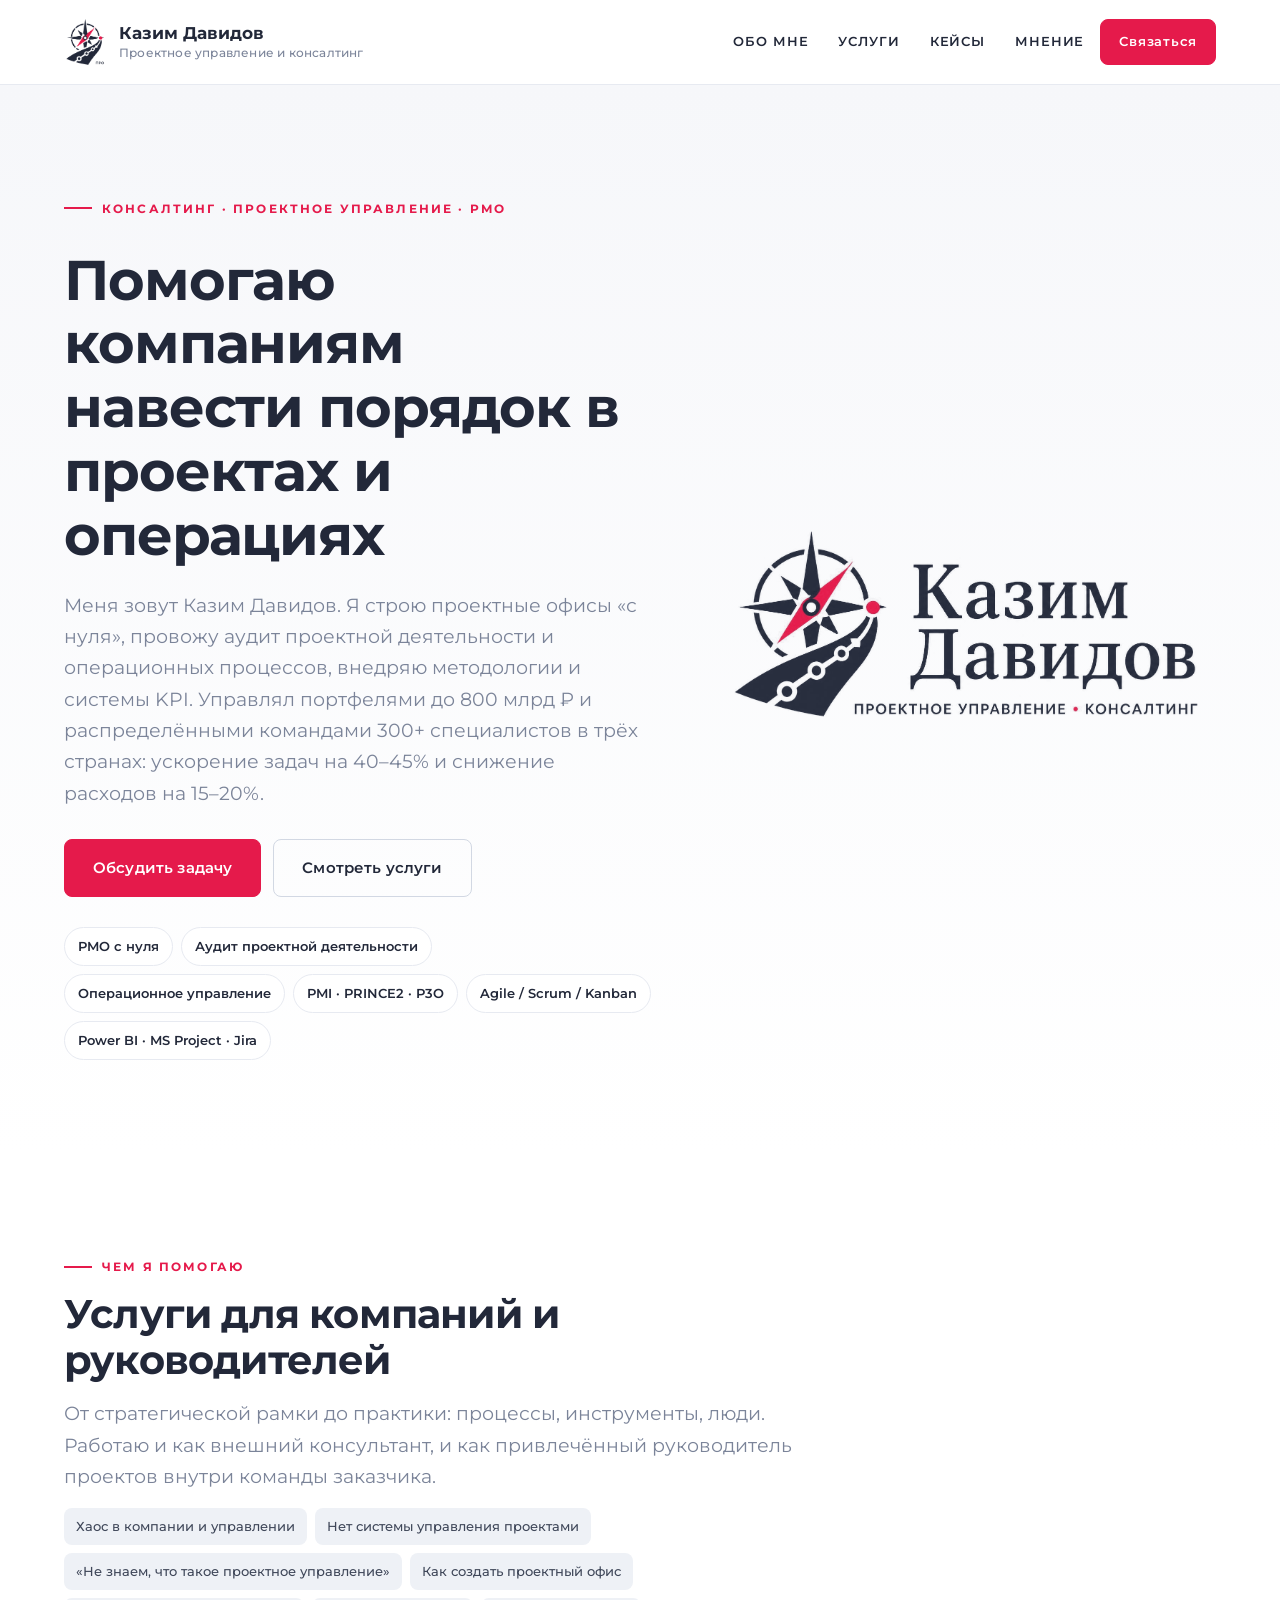
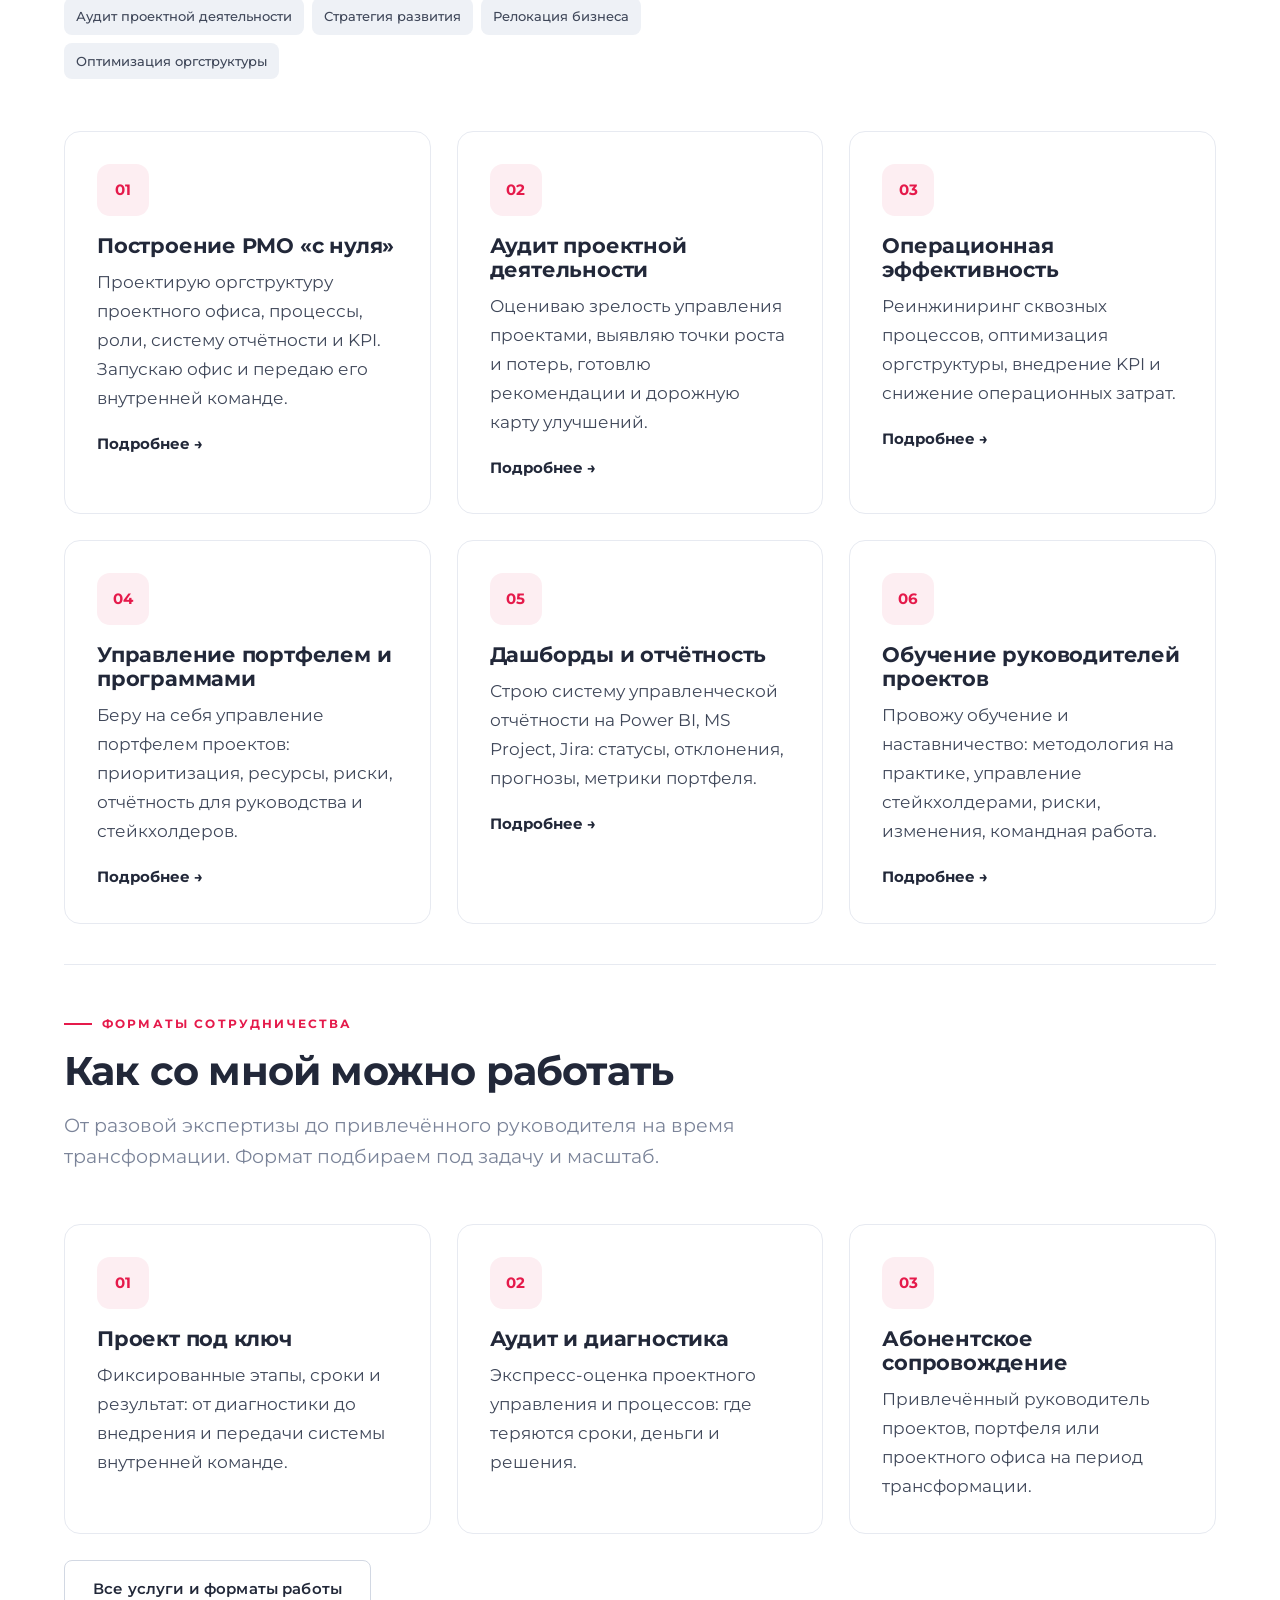
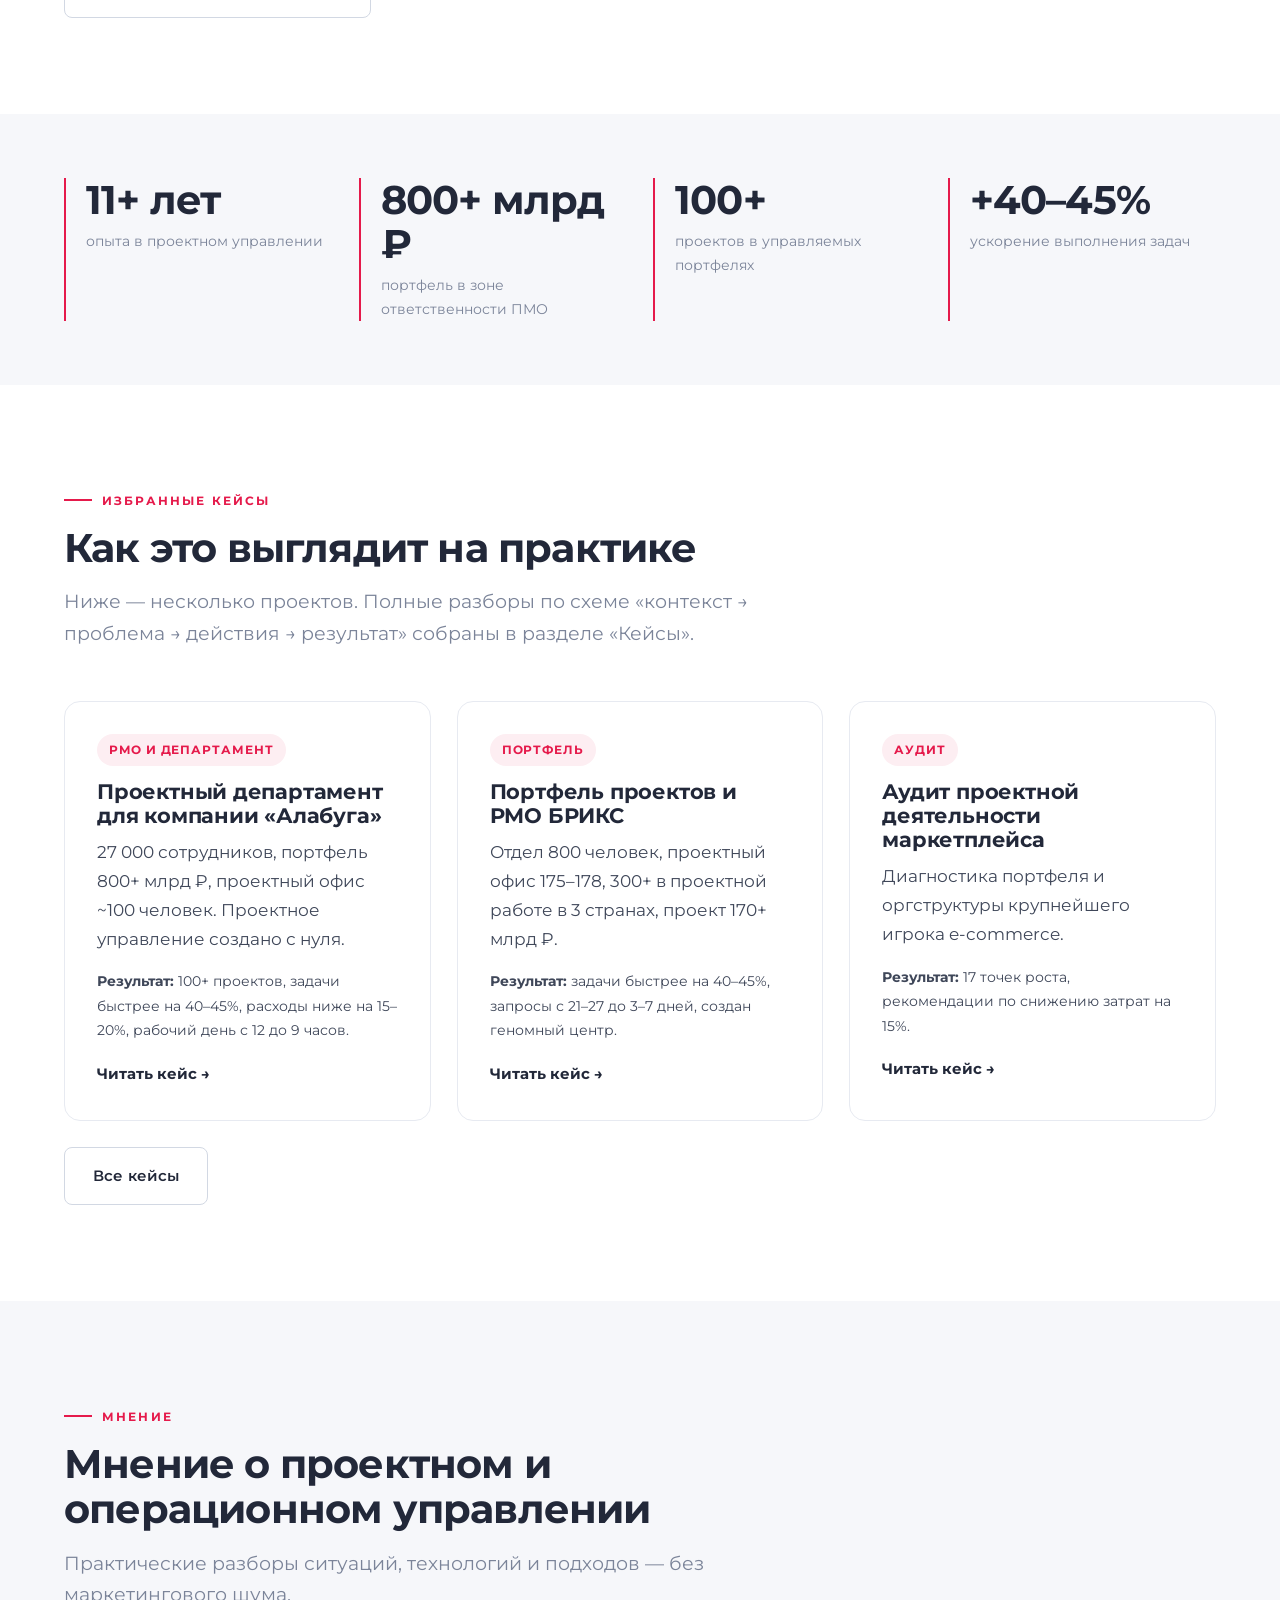
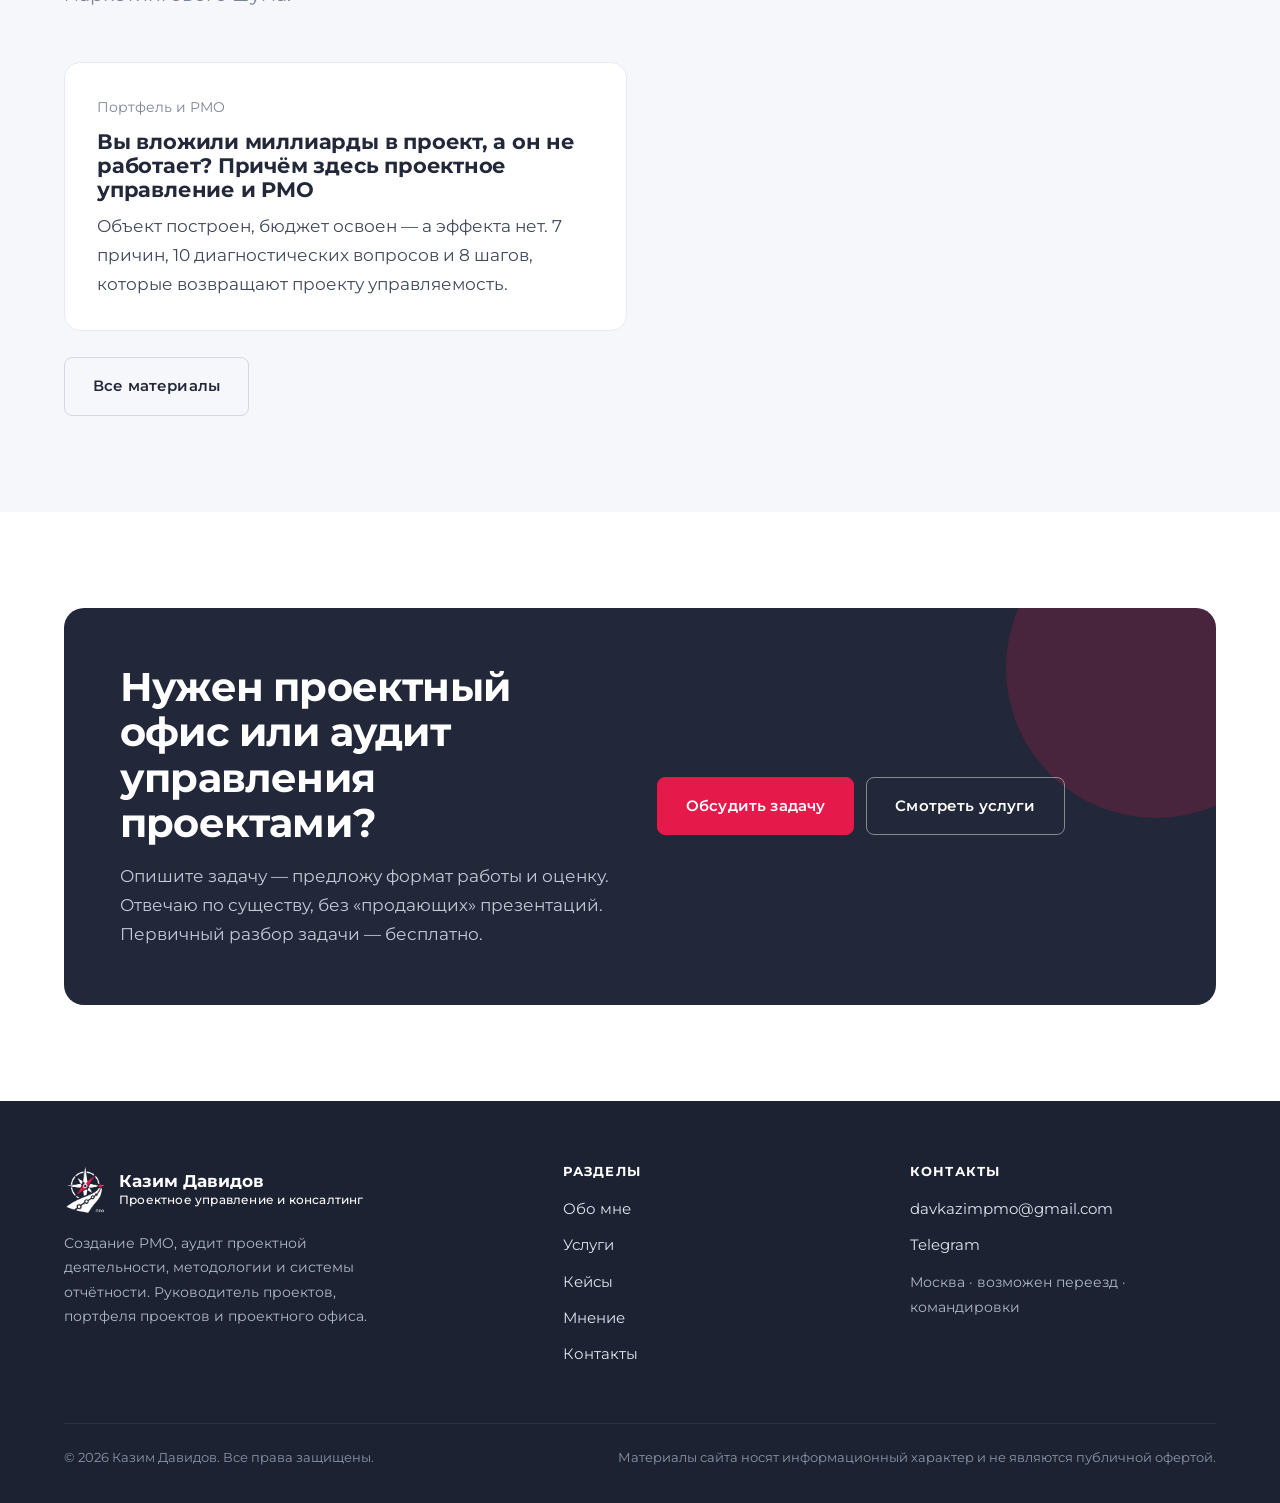
<file: index.html>
<!DOCTYPE html>
<html lang="ru">
<head>
  <meta charset="utf-8">
  <meta name="viewport" content="width=device-width, initial-scale=1">
  <title>Казим Давидов — консалтинг по проектному и операционному управлению</title>
  <meta name="description" content="Консалтинг по проектному и операционному управлению: построение PMO с нуля, аудит проектной деятельности, управление портфелем, операционная эффективность. 11+ лет опыта, портфели до 800 млрд ₽, 100+ проектов, ускорение задач на 40–45%, команды 300+ специалистов в 3 странах.">
  <meta property="og:title" content="Казим Давидов — консалтинг по проектному и операционному управлению">
  <meta property="og:description" content="Создаю проектные офисы с нуля, провожу аудит проектной деятельности, внедряю методологии и системы отчётности.">
  <meta property="og:type" content="website">
  <meta property="og:locale" content="ru_RU">
  <meta property="og:image" content="https://davkazimpmo.github.io/kazim-davidov/assets/img/og-image.jpg">
  <meta property="og:image:width" content="1200">
  <meta property="og:image:height" content="630">
  <meta property="og:image:alt" content="Казим Давидов — логотип">
  <meta name="twitter:card" content="summary_large_image">
  <link rel="icon" href="assets/img/favicon.svg" type="image/svg+xml">
  <link rel="icon" href="assets/img/favicon-32x32.png" sizes="32x32" type="image/png">
  <link rel="icon" href="assets/img/favicon-16x16.png" sizes="16x16" type="image/png">
  <link rel="apple-touch-icon" href="assets/img/apple-touch-icon.png">
  <link rel="stylesheet" href="assets/css/style.css">
</head>
<body>

<header class="site-header">
  <div class="container header-inner">
    <a class="brand" href="index.html">
      <span class="brand-mark"><img src="assets/img/logo-mark.png" alt="" width="42" height="50"></span>
      <span class="brand-text">Казим Давидов<small>Проектное управление и консалтинг</small></span>
    </a>
    <button class="nav-toggle" aria-label="Меню" aria-expanded="false"><span></span></button>
    <nav class="site-nav">
      <a href="about.html">Обо мне</a>
      <a href="services.html">Услуги</a>
      <a href="cases.html">Кейсы</a>
      <a href="blog.html">Мнение</a>
      <a href="contacts.html" class="btn btn-sm btn-primary">Связаться</a>
    </nav>
  </div>
</header>

<main>

  <!-- HERO -->
  <section class="hero">
    <div class="container hero-grid">
      <div>
        <p class="eyebrow">Консалтинг · проектное управление · PMO</p>
        <h1>Помогаю компаниям навести порядок в проектах и операциях</h1>
        <p class="lead">Меня зовут Казим Давидов. Я строю проектные офисы «с нуля», провожу аудит проектной деятельности и операционных процессов, внедряю методологии и системы KPI. Управлял портфелями до 800&nbsp;млрд ₽ и распределёнными командами 300+ специалистов в трёх странах: ускорение задач на 40–45% и снижение расходов на 15–20%.</p>
        <div class="hero-actions">
          <a class="btn btn-primary" href="contacts.html">Обсудить задачу</a>
          <a class="btn btn-ghost" href="services.html">Смотреть услуги</a>
        </div>
        <div class="hero-tags">
          <span class="tag">PMO с нуля</span>
          <span class="tag">Аудит проектной деятельности</span>
          <span class="tag">Операционное управление</span>
          <span class="tag">PMI · PRINCE2 · P3O</span>
          <span class="tag">Agile / Scrum / Kanban</span>
          <span class="tag">Power BI · MS Project · Jira</span>
        </div>
      </div>
      <aside class="hero-photo">
        <img src="assets/img/logo-a.png" width="1397" height="619"
             alt="Казим Давидов" loading="eager">
      </aside>
    </div>
  </section>

  <!-- SERVICES -->
  <section class="section">
    <div class="container">
      <div class="section-head">
        <p class="eyebrow">Чем я помогаю</p>
        <h2>Услуги для компаний и руководителей</h2>
        <p class="lead">От стратегической рамки до практики: процессы, инструменты, люди. Работаю и как внешний консультант, и как привлечённый руководитель проектов внутри команды заказчика.</p>
        <div class="chips" style="margin-top:14px">
          <span class="chip">Хаос в компании и управлении</span>
          <span class="chip">Нет системы управления проектами</span>
          <span class="chip">«Не знаем, что такое проектное управление»</span>
          <span class="chip">Как создать проектный офис</span>
          <span class="chip">Аудит проектной деятельности</span>
          <span class="chip">Стратегия развития</span>
          <span class="chip">Релокация бизнеса</span>
          <span class="chip">Оптимизация оргструктуры</span>
        </div>
      </div>
      <div class="grid cols-3">
        <article class="card hoverable">
          <div class="card-icon">01</div>
          <h3>Построение PMO «с нуля»</h3>
          <p>Проектирую оргструктуру проектного офиса, процессы, роли, систему отчётности и KPI. Запускаю офис и передаю его внутренней команде.</p>
          <a class="card-link" href="services.html#pmo">Подробнее →</a>
        </article>
        <article class="card hoverable">
          <div class="card-icon">02</div>
          <h3>Аудит проектной деятельности</h3>
          <p>Оцениваю зрелость управления проектами, выявляю точки роста и потерь, готовлю рекомендации и дорожную карту улучшений.</p>
          <a class="card-link" href="services.html#audit">Подробнее →</a>
        </article>
        <article class="card hoverable">
          <div class="card-icon">03</div>
          <h3>Операционная эффективность</h3>
          <p>Реинжиниринг сквозных процессов, оптимизация оргструктуры, внедрение KPI и снижение операционных затрат.</p>
          <a class="card-link" href="services.html#ops">Подробнее →</a>
        </article>
        <article class="card hoverable">
          <div class="card-icon">04</div>
          <h3>Управление портфелем и программами</h3>
          <p>Беру на себя управление портфелем проектов: приоритизация, ресурсы, риски, отчётность для руководства и стейкхолдеров.</p>
          <a class="card-link" href="services.html#portfolio">Подробнее →</a>
        </article>
        <article class="card hoverable">
          <div class="card-icon">05</div>
          <h3>Дашборды и отчётность</h3>
          <p>Строю систему управленческой отчётности на Power BI, MS Project, Jira: статусы, отклонения, прогнозы, метрики портфеля.</p>
          <a class="card-link" href="services.html#dashboards">Подробнее →</a>
        </article>
        <article class="card hoverable">
          <div class="card-icon">06</div>
          <h3>Обучение руководителей проектов</h3>
          <p>Провожу обучение и наставничество: методология на практике, управление стейкхолдерами, риски, изменения, командная работа.</p>
          <a class="card-link" href="services.html#training">Подробнее →</a>
        </article>
      </div>

      <hr class="hr">

      <div class="section-head">
        <p class="eyebrow">Форматы сотрудничества</p>
        <h2>Как со мной можно работать</h2>
        <p class="lead">От разовой экспертизы до привлечённого руководителя на время трансформации. Формат подбираем под задачу и масштаб.</p>
      </div>
      <div class="grid cols-3">
        <article class="card">
          <div class="card-icon">01</div>
          <h3>Проект под ключ</h3>
          <p>Фиксированные этапы, сроки и результат: от диагностики до внедрения и передачи системы внутренней команде.</p>
        </article>
        <article class="card">
          <div class="card-icon">02</div>
          <h3>Аудит и диагностика</h3>
          <p>Экспресс-оценка проектного управления и процессов: где теряются сроки, деньги и решения.</p>
        </article>
        <article class="card">
          <div class="card-icon">03</div>
          <h3>Абонентское сопровождение</h3>
          <p>Привлечённый руководитель проектов, портфеля или проектного офиса на период трансформации.</p>
        </article>
      </div>
      <p style="margin:26px 0 0"><a class="btn btn-ghost" href="services.html">Все услуги и форматы работы</a></p>
    </div>
  </section>

  <!-- METRICS -->
  <section class="section soft tight">
    <div class="container">
      <div class="metrics">
        <div class="metric"><b>11+ лет</b><span>опыта в проектном управлении</span></div>
        <div class="metric"><b>800+ млрд ₽</b><span>портфель в зоне ответственности ПМО</span></div>
        <div class="metric"><b>100+</b><span>проектов в управляемых портфелях</span></div>
        <div class="metric"><b>+40–45%</b><span>ускорение выполнения задач</span></div>
      </div>
    </div>
  </section>

  <!-- CASES -->
  <section class="section">
    <div class="container">
      <div class="section-head">
        <p class="eyebrow">Избранные кейсы</p>
        <h2>Как это выглядит на практике</h2>
        <p class="lead">Ниже — несколько проектов. Полные разборы по схеме «контекст → проблема → действия → результат» собраны в разделе «Кейсы».</p>
      </div>
      <div class="grid cols-3">
        <article class="card hoverable">
          <div class="case-head"><span class="pill accent">PMO и департамент</span></div>
          <h3>Проектный департамент для компании «Алабуга»</h3>
          <p>27 000 сотрудников, портфель 800+ млрд ₽, проектный офис ~100 человек. Проектное управление создано с нуля.</p>
          <p class="small"><b>Результат:</b> 100+ проектов, задачи быстрее на 40–45%, расходы ниже на 15–20%, рабочий день с 12 до 9 часов.</p>
          <a class="card-link" href="cases.html#pmo">Читать кейс →</a>
        </article>
        <article class="card hoverable">
          <div class="case-head"><span class="pill accent">Портфель</span></div>
          <h3>Портфель проектов и PMO БРИКС</h3>
          <p>Отдел 800 человек, проектный офис 175–178, 300+ в проектной работе в 3 странах, проект 170+ млрд ₽.</p>
          <p class="small"><b>Результат:</b> задачи быстрее на 40–45%, запросы с 21–27 до 3–7 дней, создан геномный центр.</p>
          <a class="card-link" href="cases.html#portfolio-pmo">Читать кейс →</a>
        </article>
        <article class="card hoverable">
          <div class="case-head"><span class="pill accent">Аудит</span></div>
          <h3>Аудит проектной деятельности маркетплейса</h3>
          <p>Диагностика портфеля и оргструктуры крупнейшего игрока e-commerce.</p>
          <p class="small"><b>Результат:</b> 17 точек роста, рекомендации по снижению затрат на 15%.</p>
          <a class="card-link" href="cases.html#marketplace">Читать кейс →</a>
        </article>
      </div>
      <p class="mt-0 mb-0" style="margin-top:26px"><a class="btn btn-ghost" href="cases.html">Все кейсы</a></p>
    </div>
  </section>

  <!-- MNENIE -->
  <section class="section soft">
    <div class="container">
      <div class="section-head">
        <p class="eyebrow">Мнение</p>
        <h2>Мнение о проектном и операционном управлении</h2>
        <p class="lead">Практические разборы ситуаций, технологий и подходов — без маркетингового шума.</p>
      </div>
      <div class="grid cols-2">
        <article class="card hoverable">
          <p class="small muted mb-1">Портфель и PMO</p>
          <h3><a href="articles/billions-project-not-working.html">Вы вложили миллиарды в проект, а он не работает? Причём здесь проектное управление и PMO</a></h3>
          <p>Объект построен, бюджет освоен — а эффекта нет. 7 причин, 10 диагностических вопросов и 8 шагов, которые возвращают проекту управляемость.</p>
        </article>
      </div>
      <p style="margin:26px 0 0"><a class="btn btn-ghost" href="blog.html">Все материалы</a></p>
    </div>
  </section>

  <!-- CTA -->
  <section class="section">
    <div class="container">
      <div class="cta-band">
        <div class="grid cols-2" style="align-items:center;gap:34px">
          <div>
            <h2>Нужен проектный офис или аудит управления проектами?</h2>
            <p class="mb-0">Опишите задачу — предложу формат работы и оценку. Отвечаю по существу, без «продающих» презентаций. Первичный разбор задачи — бесплатно.</p>
          </div>
          <div style="display:flex;gap:12px;flex-wrap:wrap">
            <a class="btn btn-accent" href="contacts.html">Обсудить задачу</a>
            <a class="btn btn-ghost" href="services.html">Смотреть услуги</a>
          </div>
        </div>
      </div>
    </div>
  </section>

</main>

<footer class="site-footer">
  <div class="container">
    <div class="footer-grid">
      <div class="footer-brand">
        <a class="brand" href="index.html">
          <span class="brand-mark"><img src="assets/img/logo-mark-dark.png" alt="" width="42" height="50"></span>
          <span class="brand-text">Казим Давидов<small>Проектное управление и консалтинг</small></span>
        </a>
        <p class="small" style="margin-top:16px;max-width:320px">Создание PMO, аудит проектной деятельности, методологии и системы отчётности. Руководитель проектов, портфеля проектов и проектного офиса.</p>
      </div>
      <div>
        <h4>Разделы</h4>
        <ul>
          <li><a href="about.html">Обо мне</a></li>
          <li><a href="services.html">Услуги</a></li>
          <li><a href="cases.html">Кейсы</a></li>
          <li><a href="blog.html">Мнение</a></li>
          <li><a href="contacts.html">Контакты</a></li>
        </ul>
      </div>
      <div>
        <h4>Контакты</h4>
        <ul>
          <li><a href="mailto:davkazimpmo@gmail.com">davkazimpmo@gmail.com</a></li>
          <li><a href="https://t.me/KazimPMO">Telegram</a></li>
          <li><span class="small">Москва · возможен переезд · командировки</span></li>
        </ul>
      </div>
    </div>
    <div class="footer-bottom">
      <span>© <span class="js-year">2026</span> Казим Давидов. Все права защищены.</span>
      <span>Материалы сайта носят информационный характер и не являются публичной офертой.</span>
    </div>
  </div>
</footer>

<script src="assets/js/main.js"></script>
</body>
</html>
</file>
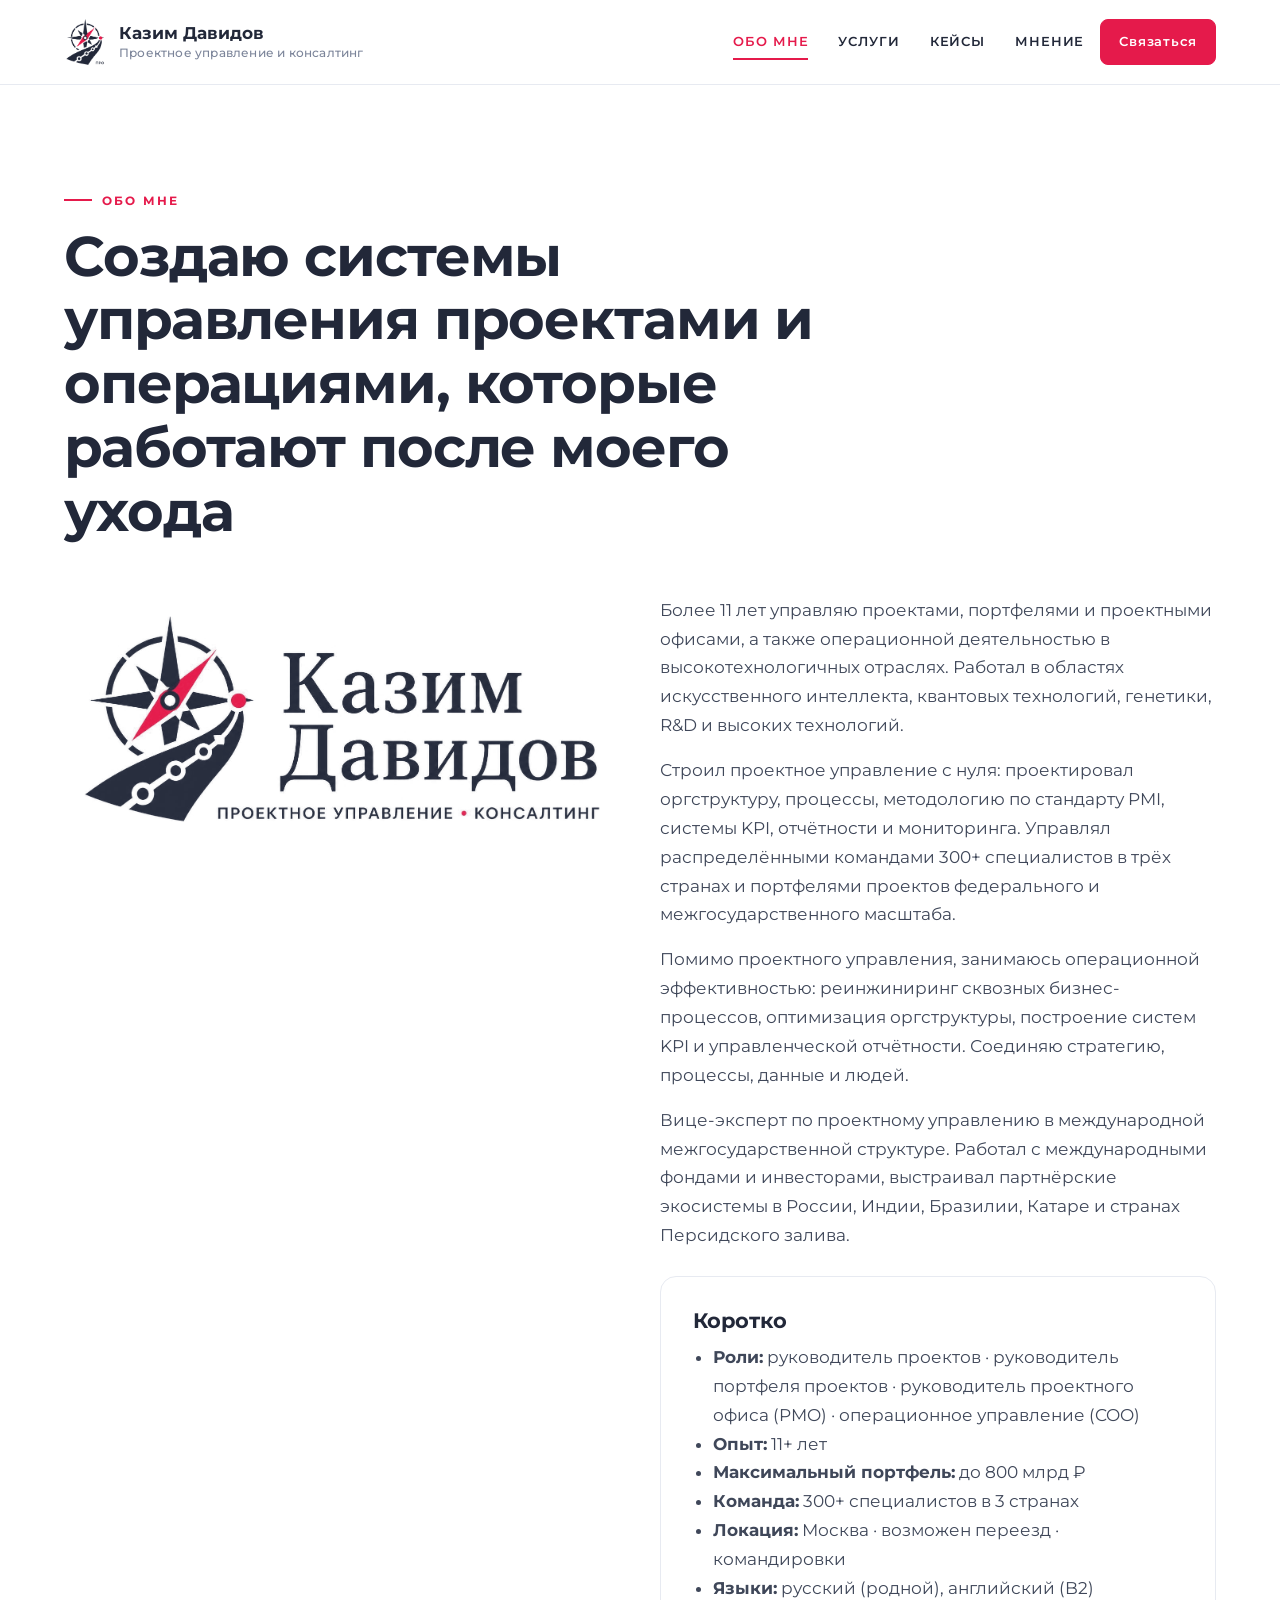
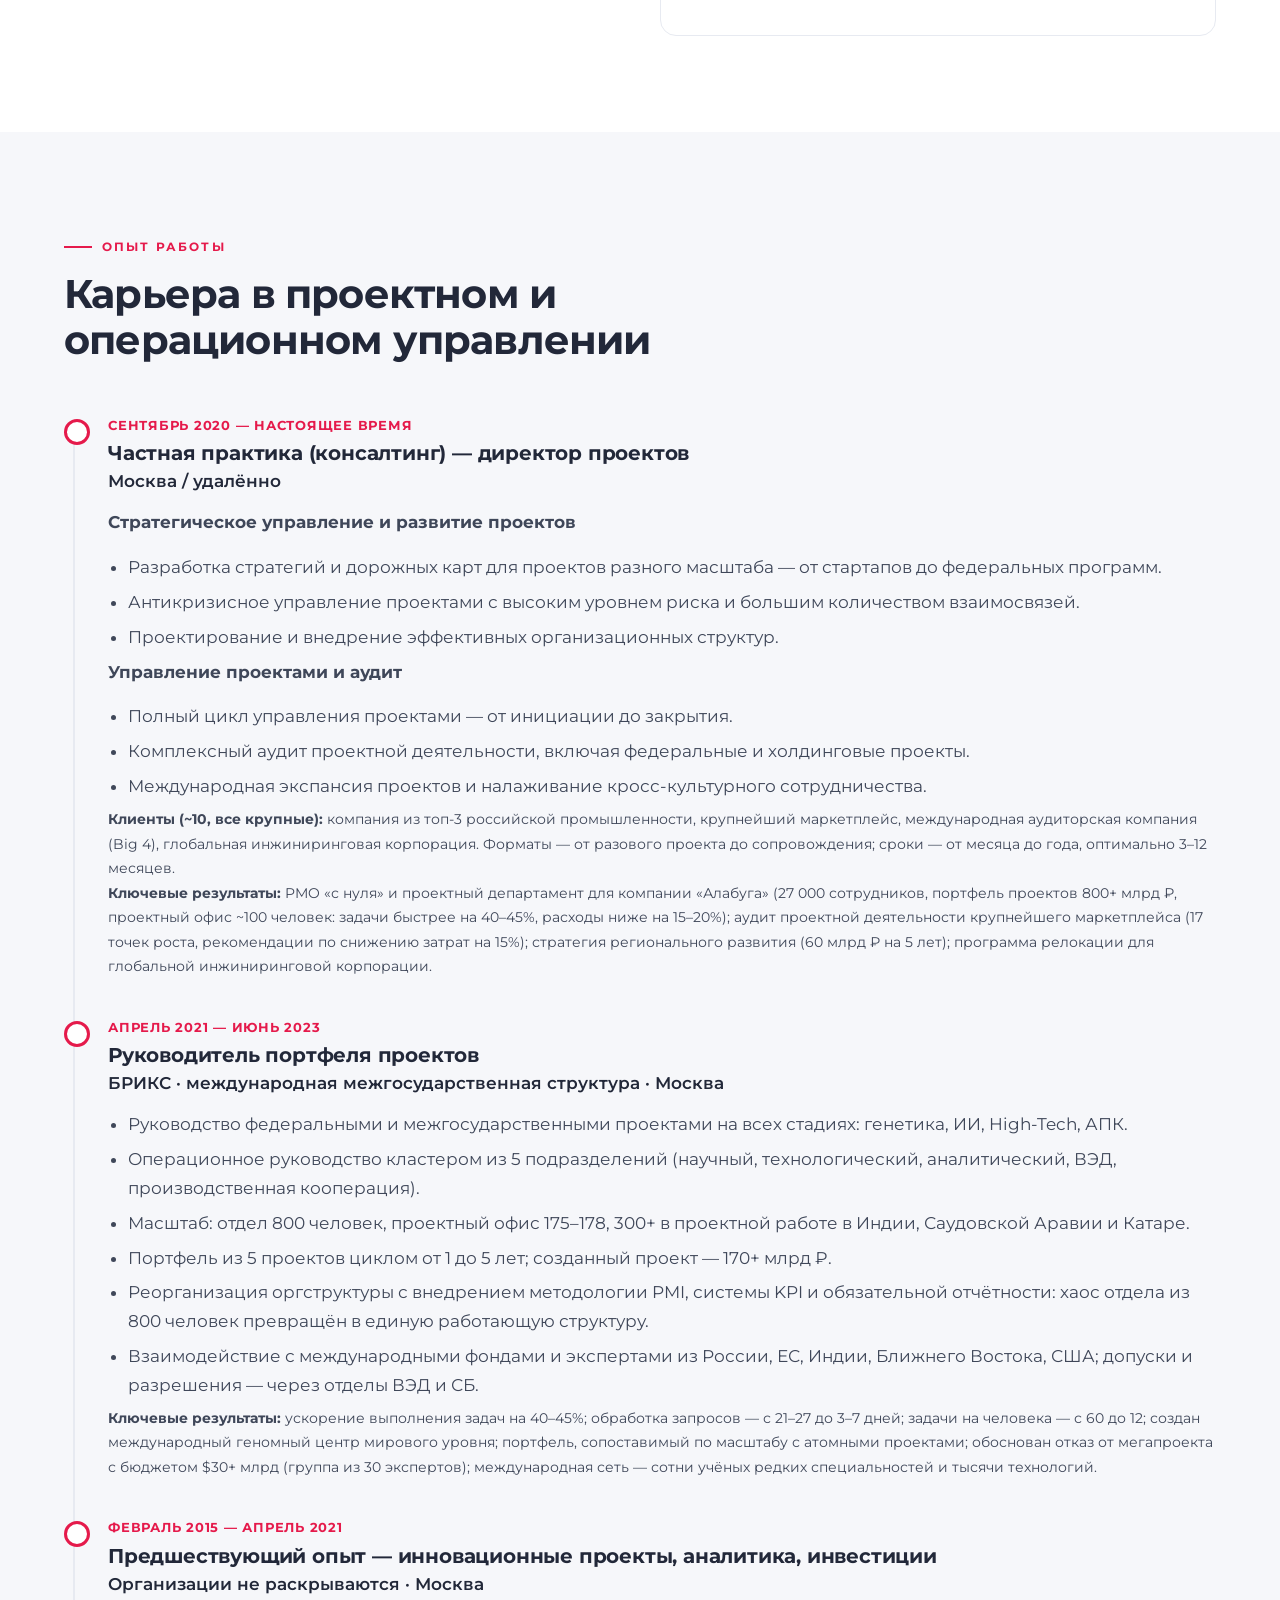
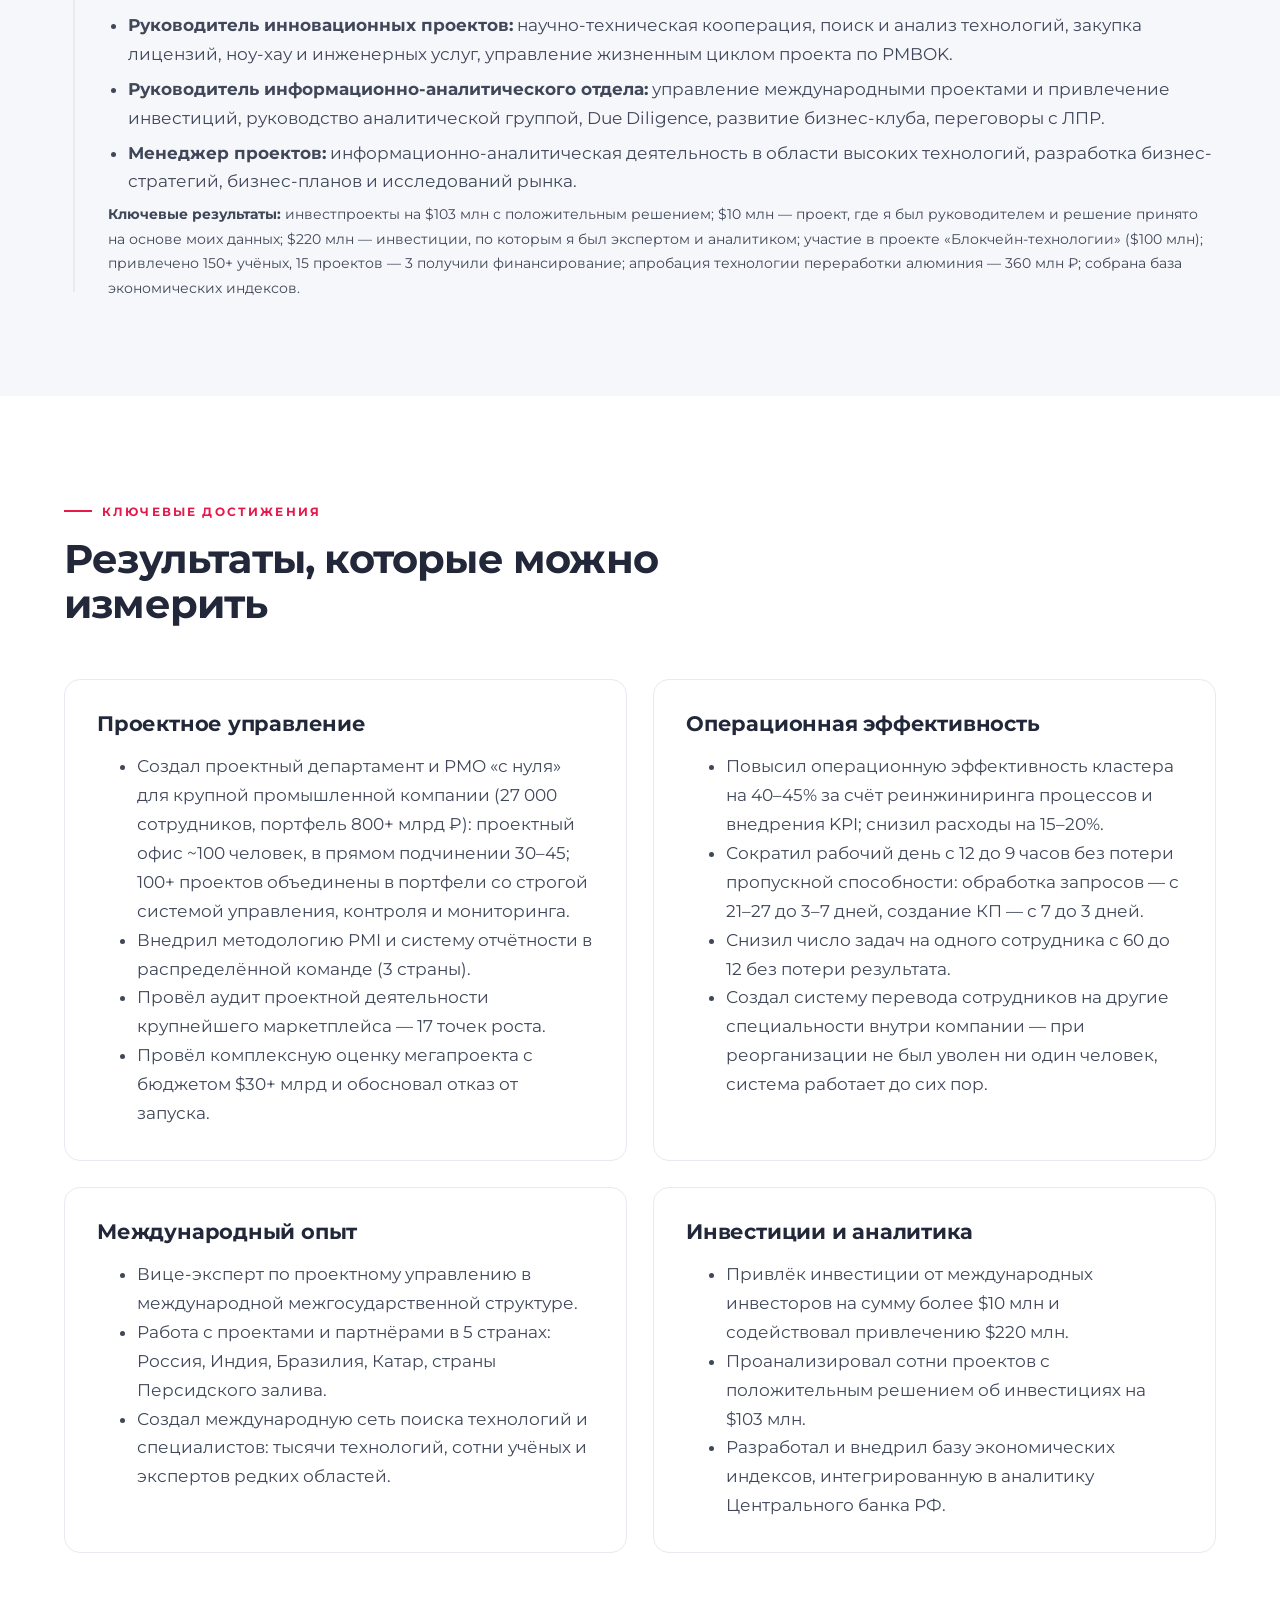
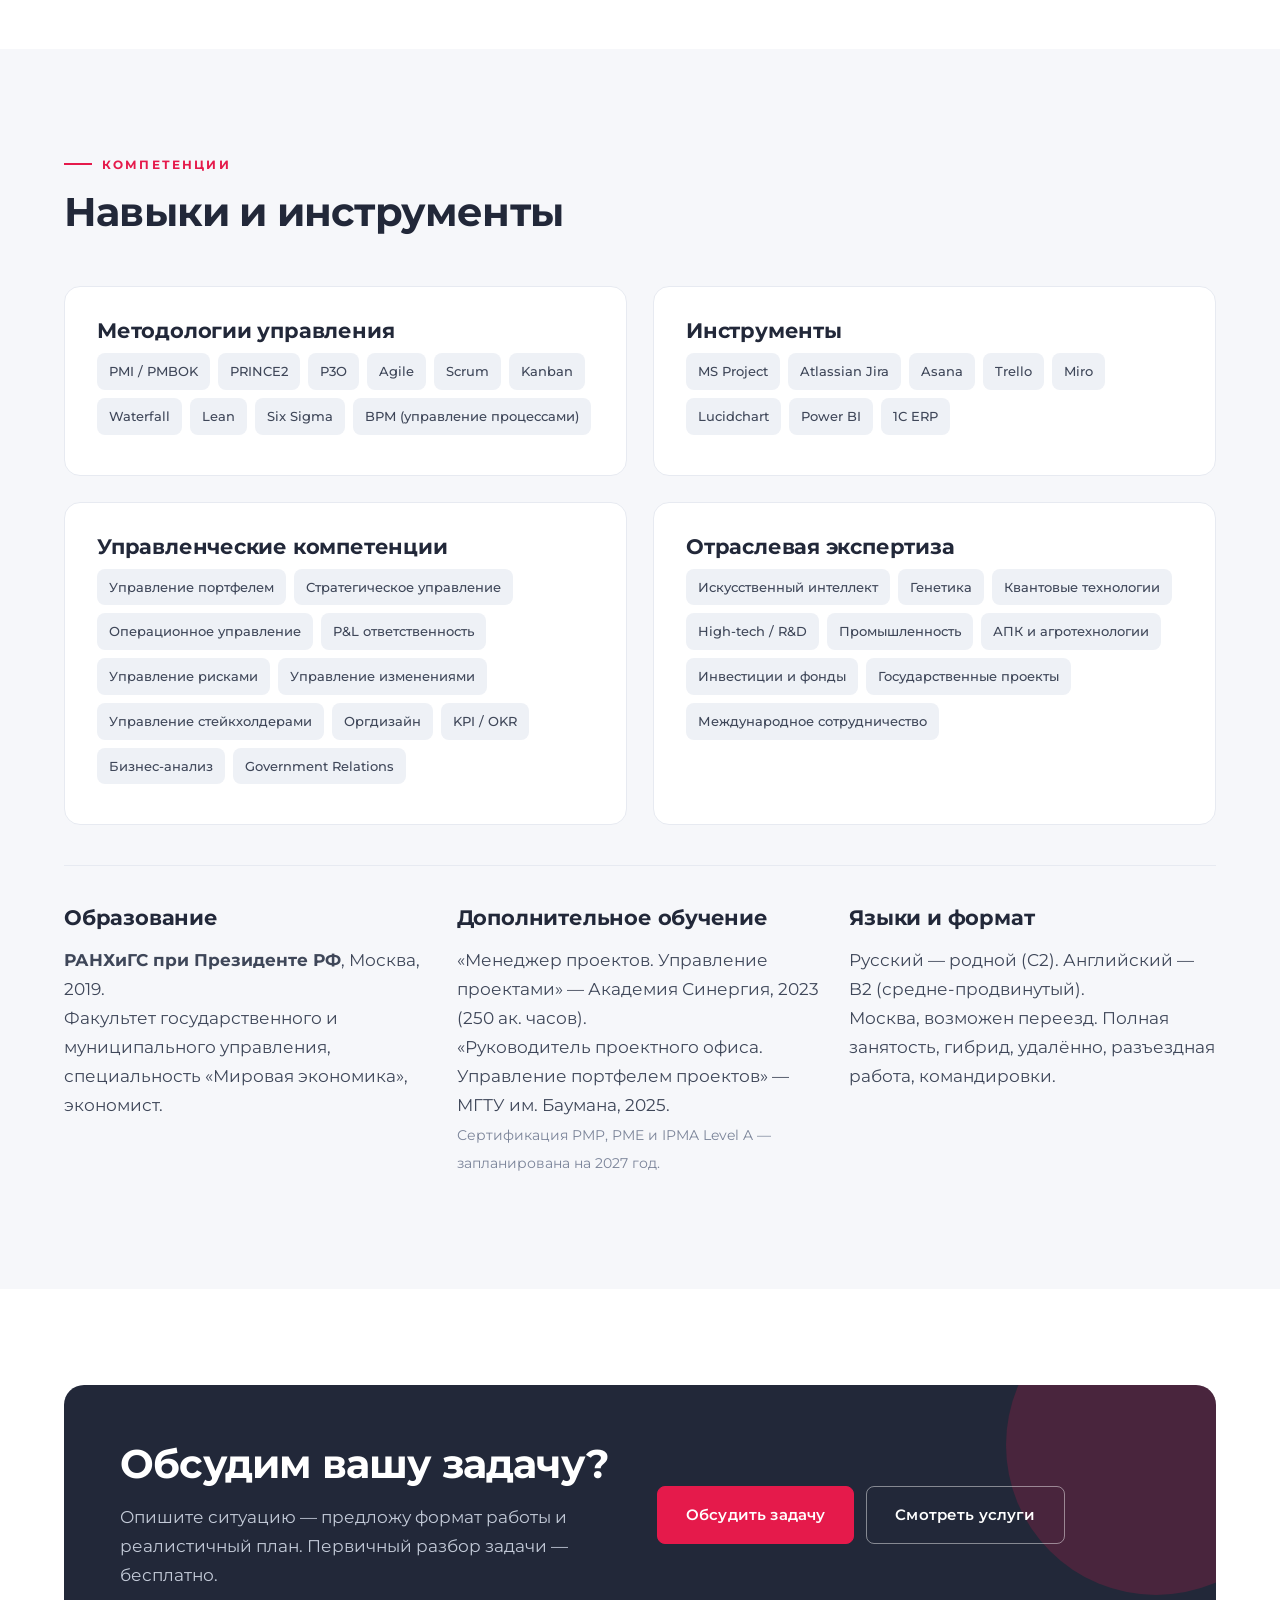
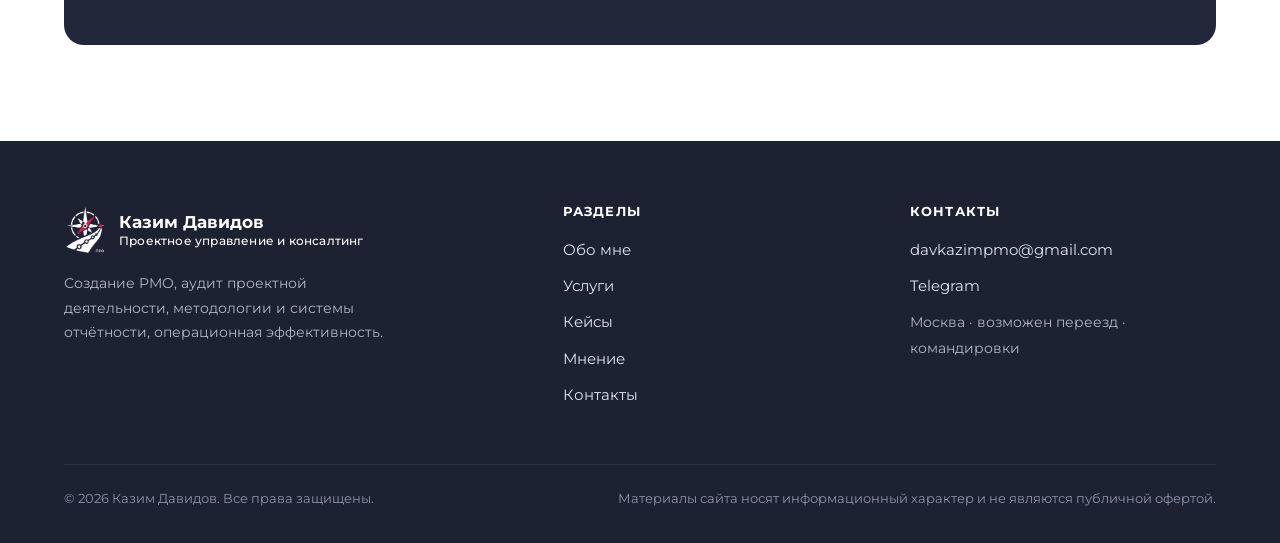
<file: about.html>
<!DOCTYPE html>
<html lang="ru">
<head>
  <meta charset="utf-8">
  <meta name="viewport" content="width=device-width, initial-scale=1">
  <title>Обо мне и опыт работы — Казим Давидов</title>
  <meta name="description" content="Опыт Казима Давидова: 11+ лет в проектном и операционном управлении, PMO и консалтинге. Портфели до 800 млрд ₽, команды 300+ в 3 странах. Образование, навыки, резюме.">
  <link rel="icon" href="assets/img/favicon.svg" type="image/svg+xml">
  <link rel="icon" href="assets/img/favicon-32x32.png" sizes="32x32" type="image/png">
  <link rel="icon" href="assets/img/favicon-16x16.png" sizes="16x16" type="image/png">
  <link rel="apple-touch-icon" href="assets/img/apple-touch-icon.png">
  <link rel="stylesheet" href="assets/css/style.css">
</head>
<body>

<header class="site-header">
  <div class="container header-inner">
    <a class="brand" href="index.html">
      <span class="brand-mark"><img src="assets/img/logo-mark.png" alt="" width="42" height="50"></span>
      <span class="brand-text">Казим Давидов<small>Проектное управление и консалтинг</small></span>
    </a>
    <button class="nav-toggle" aria-label="Меню" aria-expanded="false"><span></span></button>
    <nav class="site-nav">
      <a href="about.html" class="active">Обо мне</a>
      <a href="services.html">Услуги</a>
      <a href="cases.html">Кейсы</a>
      <a href="blog.html">Мнение</a>
      <a href="contacts.html" class="btn btn-sm btn-primary">Связаться</a>
    </nav>
  </div>
</header>

<main>

  <section class="section">
    <div class="container">
      <div class="section-head">
        <p class="eyebrow">Обо мне</p>
        <h1>Создаю системы управления проектами и операциями, которые работают после моего ухода</h1>
      </div>
      <div class="grid cols-2" style="gap:40px;align-items:start">
        <div class="about-photo">
          <img src="assets/img/logo-a.png" width="1397" height="619"
               alt="Казим Давидов">
        </div>
        <div>
          <div class="prose">
            <p>Более 11 лет управляю проектами, портфелями и проектными офисами, а также операционной деятельностью в высокотехнологичных отраслях. Работал в областях искусственного интеллекта, квантовых технологий, генетики, R&amp;D и высоких технологий.</p>
            <p>Строил проектное управление с нуля: проектировал оргструктуру, процессы, методологию по стандарту PMI, системы KPI, отчётности и мониторинга. Управлял распределёнными командами 300+ специалистов в трёх странах и портфелями проектов федерального и межгосударственного масштаба.</p>
            <p>Помимо проектного управления, занимаюсь операционной эффективностью: реинжиниринг сквозных бизнес-процессов, оптимизация оргструктуры, построение систем KPI и управленческой отчётности. Соединяю стратегию, процессы, данные и людей.</p>
            <p>Вице-эксперт по проектному управлению в международной межгосударственной структуре. Работал с международными фондами и инвесторами, выстраивал партнёрские экосистемы в России, Индии, Бразилии, Катаре и странах Персидского залива.</p>
          </div>
          <div class="card" style="margin-top:26px">
            <h3>Коротко</h3>
            <ul style="margin:0;padding-left:20px">
              <li><b>Роли:</b> руководитель проектов · руководитель портфеля проектов · руководитель проектного офиса (PMO) · операционное управление (COO)</li>
              <li><b>Опыт:</b> 11+ лет</li>
              <li><b>Максимальный портфель:</b> до 800 млрд ₽</li>
              <li><b>Команда:</b> 300+ специалистов в 3 странах</li>
              <li><b>Локация:</b> Москва · возможен переезд · командировки</li>
              <li><b>Языки:</b> русский (родной), английский (B2)</li>
            </ul>
          </div>
        </div>
      </div>
    </div>
  </section>

  <!-- EXPERIENCE -->
  <section class="section soft">
    <div class="container">
      <div class="section-head">
        <p class="eyebrow">Опыт работы</p>
        <h2>Карьера в проектном и операционном управлении</h2>
      </div>

      <div class="timeline">
        <div class="tl-item">
          <div class="tl-when">Сентябрь 2020 — настоящее время</div>
          <h3>Частная практика (консалтинг) — директор проектов</h3>
          <div class="tl-org">Москва / удалённо</div>
          <p><b>Стратегическое управление и развитие проектов</b></p>
          <ul>
            <li>Разработка стратегий и дорожных карт для проектов разного масштаба — от стартапов до федеральных программ.</li>
            <li>Антикризисное управление проектами с высоким уровнем риска и большим количеством взаимосвязей.</li>
            <li>Проектирование и внедрение эффективных организационных структур.</li>
          </ul>
          <p><b>Управление проектами и аудит</b></p>
          <ul>
            <li>Полный цикл управления проектами — от инициации до закрытия.</li>
            <li>Комплексный аудит проектной деятельности, включая федеральные и холдинговые проекты.</li>
            <li>Международная экспансия проектов и налаживание кросс-культурного сотрудничества.</li>
          </ul>
          <p class="small mb-0"><b>Клиенты (~10, все крупные):</b> компания из топ-3 российской промышленности, крупнейший маркетплейс, международная аудиторская компания (Big 4), глобальная инжиниринговая корпорация. Форматы — от разового проекта до сопровождения; сроки — от месяца до года, оптимально 3–12 месяцев.</p>
          <p class="small mb-0"><b>Ключевые результаты:</b> PMO «с нуля» и проектный департамент для компании «Алабуга» (27 000 сотрудников, портфель проектов 800+ млрд ₽, проектный офис ~100 человек: задачи быстрее на 40–45%, расходы ниже на 15–20%); аудит проектной деятельности крупнейшего маркетплейса (17 точек роста, рекомендации по снижению затрат на 15%); стратегия регионального развития (60 млрд ₽ на 5 лет); программа релокации для глобальной инжиниринговой корпорации.</p>
        </div>

        <div class="tl-item">
          <div class="tl-when">Апрель 2021 — Июнь 2023</div>
          <h3>Руководитель портфеля проектов</h3>
          <div class="tl-org">БРИКС · международная межгосударственная структура · Москва</div>
          <ul>
            <li>Руководство федеральными и межгосударственными проектами на всех стадиях: генетика, ИИ, High-Tech, АПК.</li>
            <li>Операционное руководство кластером из 5 подразделений (научный, технологический, аналитический, ВЭД, производственная кооперация).</li>
            <li>Масштаб: отдел 800 человек, проектный офис 175–178, 300+ в проектной работе в Индии, Саудовской Аравии и Катаре.</li>
            <li>Портфель из 5 проектов циклом от 1 до 5 лет; созданный проект — 170+ млрд ₽.</li>
            <li>Реорганизация оргструктуры с внедрением методологии PMI, системы KPI и обязательной отчётности: хаос отдела из 800 человек превращён в единую работающую структуру.</li>
            <li>Взаимодействие с международными фондами и экспертами из России, ЕС, Индии, Ближнего Востока, США; допуски и разрешения — через отделы ВЭД и СБ.</li>
          </ul>
          <p class="small mb-0"><b>Ключевые результаты:</b> ускорение выполнения задач на 40–45%; обработка запросов — с 21–27 до 3–7 дней; задачи на человека — с 60 до 12; создан международный геномный центр мирового уровня; портфель, сопоставимый по масштабу с атомными проектами; обоснован отказ от мегапроекта с бюджетом $30+ млрд (группа из 30 экспертов); международная сеть — сотни учёных редких специальностей и тысячи технологий.</p>
        </div>

        <div class="tl-item">
          <div class="tl-when">Февраль 2015 — Апрель 2021</div>
          <h3>Предшествующий опыт — инновационные проекты, аналитика, инвестиции</h3>
          <div class="tl-org">Организации не раскрываются · Москва</div>
          <ul>
            <li><b>Руководитель инновационных проектов:</b> научно-техническая кооперация, поиск и анализ технологий, закупка лицензий, ноу-хау и инженерных услуг, управление жизненным циклом проекта по PMBOK.</li>
            <li><b>Руководитель информационно-аналитического отдела:</b> управление международными проектами и привлечение инвестиций, руководство аналитической группой, Due Diligence, развитие бизнес-клуба, переговоры с ЛПР.</li>
            <li><b>Менеджер проектов:</b> информационно-аналитическая деятельность в области высоких технологий, разработка бизнес-стратегий, бизнес-планов и исследований рынка.</li>
          </ul>
          <p class="small mb-0"><b>Ключевые результаты:</b> инвестпроекты на $103 млн с положительным решением; $10 млн — проект, где я был руководителем и решение принято на основе моих данных; $220 млн — инвестиции, по которым я был экспертом и аналитиком; участие в проекте «Блокчейн-технологии» ($100 млн); привлечено 150+ учёных, 15 проектов — 3 получили финансирование; апробация технологии переработки алюминия — 360 млн ₽; собрана база экономических индексов.</p>
        </div>
      </div>
    </div>
  </section>

  <!-- ACHIEVEMENTS -->
  <section class="section">
    <div class="container">
      <div class="section-head">
        <p class="eyebrow">Ключевые достижения</p>
        <h2>Результаты, которые можно измерить</h2>
      </div>
      <div class="grid cols-2">
        <div class="card">
          <h3 class="mt-0">Проектное управление</h3>
          <ul class="mb-0">
            <li>Создал проектный департамент и PMO «с нуля» для крупной промышленной компании (27 000 сотрудников, портфель 800+ млрд ₽): проектный офис ~100 человек, в прямом подчинении 30–45; 100+ проектов объединены в портфели со строгой системой управления, контроля и мониторинга.</li>
            <li>Внедрил методологию PMI и систему отчётности в распределённой команде (3 страны).</li>
            <li>Провёл аудит проектной деятельности крупнейшего маркетплейса — 17 точек роста.</li>
            <li>Провёл комплексную оценку мегапроекта с бюджетом $30+ млрд и обосновал отказ от запуска.</li>
          </ul>
        </div>
        <div class="card">
          <h3 class="mt-0">Операционная эффективность</h3>
          <ul class="mb-0">
            <li>Повысил операционную эффективность кластера на 40–45% за счёт реинжиниринга процессов и внедрения KPI; снизил расходы на 15–20%.</li>
            <li>Сократил рабочий день с 12 до 9 часов без потери пропускной способности: обработка запросов — с 21–27 до 3–7 дней, создание КП — с 7 до 3 дней.</li>
            <li>Снизил число задач на одного сотрудника с 60 до 12 без потери результата.</li>
            <li>Создал систему перевода сотрудников на другие специальности внутри компании — при реорганизации не был уволен ни один человек, система работает до сих пор.</li>
          </ul>
        </div>
        <div class="card">
          <h3 class="mt-0">Международный опыт</h3>
          <ul class="mb-0">
            <li>Вице-эксперт по проектному управлению в международной межгосударственной структуре.</li>
            <li>Работа с проектами и партнёрами в 5 странах: Россия, Индия, Бразилия, Катар, страны Персидского залива.</li>
            <li>Создал международную сеть поиска технологий и специалистов: тысячи технологий, сотни учёных и экспертов редких областей.</li>
          </ul>
        </div>
        <div class="card">
          <h3 class="mt-0">Инвестиции и аналитика</h3>
          <ul class="mb-0">
            <li>Привлёк инвестиции от международных инвесторов на сумму более $10 млн и содействовал привлечению $220 млн.</li>
            <li>Проанализировал сотни проектов с положительным решением об инвестициях на $103 млн.</li>
            <li>Разработал и внедрил базу экономических индексов, интегрированную в аналитику Центрального банка РФ.</li>
          </ul>
        </div>
      </div>
    </div>
  </section>

  <!-- SKILLS -->
  <section class="section soft">
    <div class="container">
      <div class="section-head">
        <p class="eyebrow">Компетенции</p>
        <h2>Навыки и инструменты</h2>
      </div>
      <div class="grid cols-2">
        <div class="card">
          <h3>Методологии управления</h3>
          <div class="chips">
            <span class="chip">PMI / PMBOK</span>
            <span class="chip">PRINCE2</span>
            <span class="chip">P3O</span>
            <span class="chip">Agile</span>
            <span class="chip">Scrum</span>
            <span class="chip">Kanban</span>
            <span class="chip">Waterfall</span>
            <span class="chip">Lean</span>
            <span class="chip">Six Sigma</span>
            <span class="chip">BPM (управление процессами)</span>
          </div>
        </div>
        <div class="card">
          <h3>Инструменты</h3>
          <div class="chips">
            <span class="chip">MS Project</span>
            <span class="chip">Atlassian Jira</span>
            <span class="chip">Asana</span>
            <span class="chip">Trello</span>
            <span class="chip">Miro</span>
            <span class="chip">Lucidchart</span>
            <span class="chip">Power BI</span>
            <span class="chip">1С ERP</span>
          </div>
        </div>
        <div class="card">
          <h3>Управленческие компетенции</h3>
          <div class="chips">
            <span class="chip">Управление портфелем</span>
            <span class="chip">Стратегическое управление</span>
            <span class="chip">Операционное управление</span>
            <span class="chip">P&amp;L ответственность</span>
            <span class="chip">Управление рисками</span>
            <span class="chip">Управление изменениями</span>
            <span class="chip">Управление стейкхолдерами</span>
            <span class="chip">Оргдизайн</span>
            <span class="chip">KPI / OKR</span>
            <span class="chip">Бизнес-анализ</span>
            <span class="chip">Government Relations</span>
          </div>
        </div>
        <div class="card">
          <h3>Отраслевая экспертиза</h3>
          <div class="chips">
            <span class="chip">Искусственный интеллект</span>
            <span class="chip">Генетика</span>
            <span class="chip">Квантовые технологии</span>
            <span class="chip">High-tech / R&amp;D</span>
            <span class="chip">Промышленность</span>
            <span class="chip">АПК и агротехнологии</span>
            <span class="chip">Инвестиции и фонды</span>
            <span class="chip">Государственные проекты</span>
            <span class="chip">Международное сотрудничество</span>
          </div>
        </div>
      </div>

      <hr class="hr">

      <div class="grid cols-3">
        <div>
          <h3>Образование</h3>
          <p><b>РАНХиГС при Президенте РФ</b>, Москва, 2019.<br>Факультет государственного и муниципального управления, специальность «Мировая экономика», экономист.</p>
        </div>
        <div>
          <h3>Дополнительное обучение</h3>
          <p>«Менеджер проектов. Управление проектами» — Академия Синергия, 2023 (250 ак. часов).<br>«Руководитель проектного офиса. Управление портфелем проектов» — МГТУ им. Баумана, 2025.<br><span class="small muted">Сертификация PMP, PME и IPMA Level A — запланирована на 2027 год.</span></p>
        </div>
        <div>
          <h3>Языки и формат</h3>
          <p>Русский — родной (C2). Английский — B2 (средне-продвинутый).<br>Москва, возможен переезд. Полная занятость, гибрид, удалённо, разъездная работа, командировки.</p>
        </div>
      </div>
    </div>
  </section>

  <!-- CTA -->
  <section class="section">
    <div class="container">
      <div class="cta-band">
        <div class="grid cols-2" style="align-items:center;gap:34px">
          <div>
            <h2>Обсудим вашу задачу?</h2>
            <p class="mb-0">Опишите ситуацию — предложу формат работы и реалистичный план. Первичный разбор задачи — бесплатно.</p>
          </div>
          <div style="display:flex;gap:12px;flex-wrap:wrap">
            <a class="btn btn-accent" href="contacts.html">Обсудить задачу</a>
            <a class="btn btn-ghost" href="services.html">Смотреть услуги</a>
          </div>
        </div>
      </div>
    </div>
  </section>

</main>

<footer class="site-footer">
  <div class="container">
    <div class="footer-grid">
      <div class="footer-brand">
        <a class="brand" href="index.html">
          <span class="brand-mark"><img src="assets/img/logo-mark-dark.png" alt="" width="42" height="50"></span>
          <span class="brand-text">Казим Давидов<small>Проектное управление и консалтинг</small></span>
        </a>
        <p class="small" style="margin-top:16px;max-width:320px">Создание PMO, аудит проектной деятельности, методологии и системы отчётности, операционная эффективность.</p>
      </div>
      <div>
        <h4>Разделы</h4>
        <ul>
          <li><a href="about.html">Обо мне</a></li>
          <li><a href="services.html">Услуги</a></li>
          <li><a href="cases.html">Кейсы</a></li>
          <li><a href="blog.html">Мнение</a></li>
          <li><a href="contacts.html">Контакты</a></li>
        </ul>
      </div>
      <div>
        <h4>Контакты</h4>
        <ul>
          <li><a href="mailto:davkazimpmo@gmail.com">davkazimpmo@gmail.com</a></li>
          <li><a href="https://t.me/KazimPMO">Telegram</a></li>
          <li><span class="small">Москва · возможен переезд · командировки</span></li>
        </ul>
      </div>
    </div>
    <div class="footer-bottom">
      <span>© <span class="js-year">2026</span> Казим Давидов. Все права защищены.</span>
      <span>Материалы сайта носят информационный характер и не являются публичной офертой.</span>
    </div>
  </div>
</footer>

<script src="assets/js/main.js"></script>
</body>
</html>
</file>
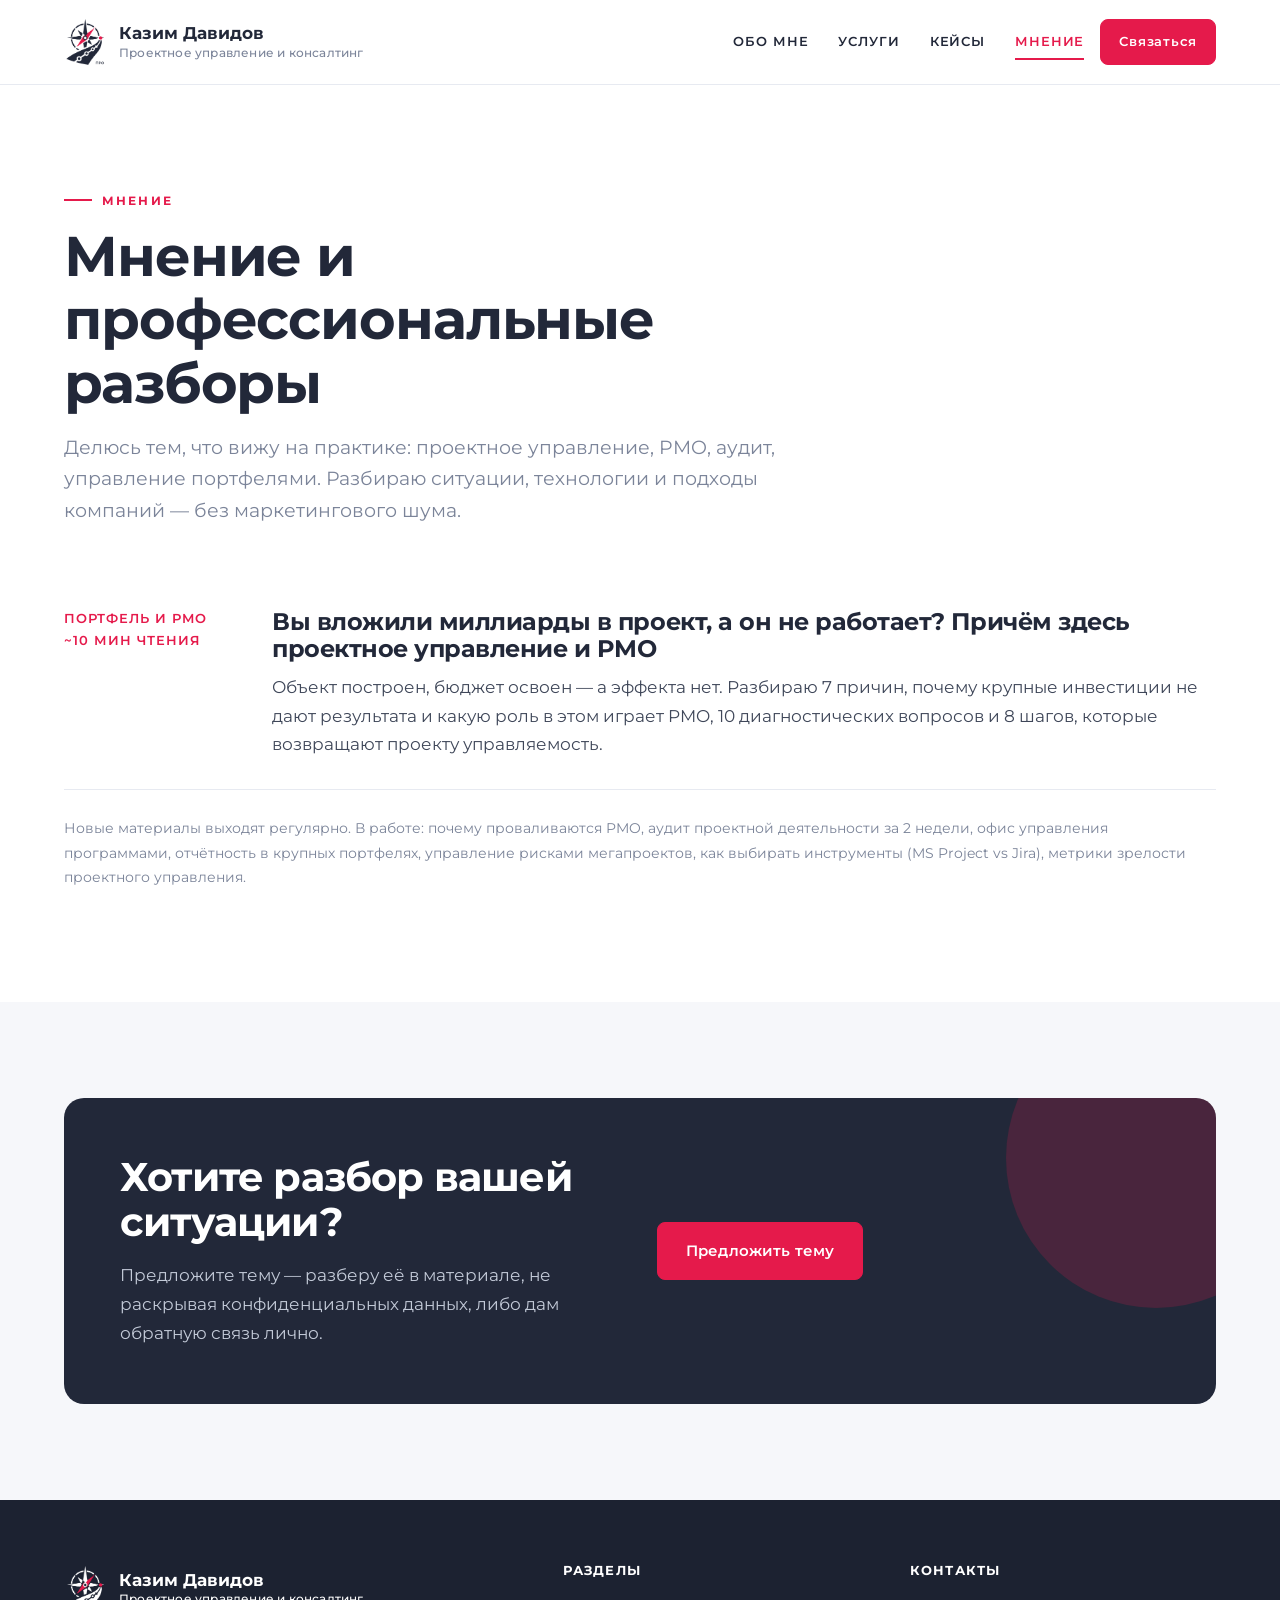
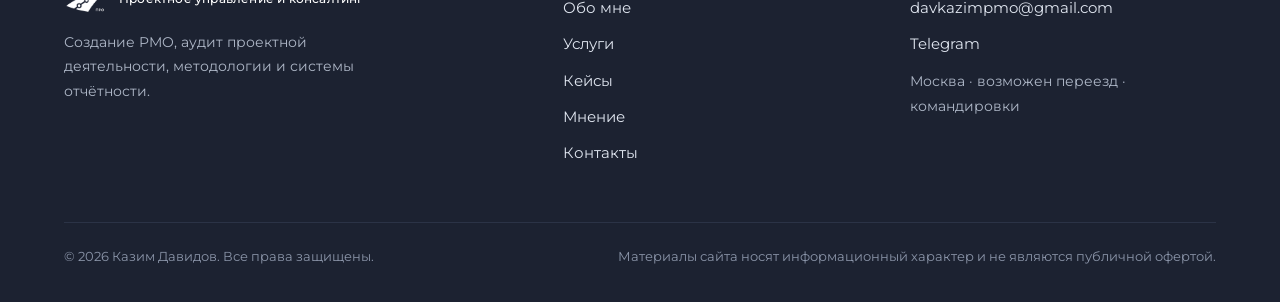
<file: blog.html>
<!DOCTYPE html>
<html lang="ru">
<head>
  <meta charset="utf-8">
  <meta name="viewport" content="width=device-width, initial-scale=1">
  <title>Мнение о проектном управлении и консалтинге | Казим Давидов</title>
  <meta name="description" content="Мнение и разборы по проектному управлению, PMO, аудиту проектной деятельности и консалтингу. Практика и примеры — без маркетингового шума.">
  <link rel="icon" href="assets/img/favicon.svg" type="image/svg+xml">
  <link rel="icon" href="assets/img/favicon-32x32.png" sizes="32x32" type="image/png">
  <link rel="icon" href="assets/img/favicon-16x16.png" sizes="16x16" type="image/png">
  <link rel="apple-touch-icon" href="assets/img/apple-touch-icon.png">
  <link rel="stylesheet" href="assets/css/style.css">
</head>
<body>

<header class="site-header">
  <div class="container header-inner">
    <a class="brand" href="index.html">
      <span class="brand-mark"><img src="assets/img/logo-mark.png" alt="" width="42" height="50"></span>
      <span class="brand-text">Казим Давидов<small>Проектное управление и консалтинг</small></span>
    </a>
    <button class="nav-toggle" aria-label="Меню" aria-expanded="false"><span></span></button>
    <nav class="site-nav">
      <a href="about.html">Обо мне</a>
      <a href="services.html">Услуги</a>
      <a href="cases.html">Кейсы</a>
      <a href="blog.html" class="active">Мнение</a>
      <a href="contacts.html" class="btn btn-sm btn-primary">Связаться</a>
    </nav>
  </div>
</header>

<main>

  <section class="section">
    <div class="container">
      <div class="section-head">
        <p class="eyebrow">Мнение</p>
        <h1>Мнение и профессиональные разборы</h1>
        <p class="lead">Делюсь тем, что вижу на практике: проектное управление, PMO, аудит, управление портфелями. Разбираю ситуации, технологии и подходы компаний — без маркетингового шума.</p>
      </div>

      <div class="post">
        <div class="post-meta">
          <div>Портфель и PMO</div>
          <div>~10 мин чтения</div>
        </div>
        <div>
          <h2><a href="articles/billions-project-not-working.html">Вы вложили миллиарды в проект, а он не работает? Причём здесь проектное управление и PMO</a></h2>
          <p>Объект построен, бюджет освоен — а эффекта нет. Разбираю 7 причин, почему крупные инвестиции не дают результата и какую роль в этом играет PMO, 10 диагностических вопросов и 8 шагов, которые возвращают проекту управляемость.</p>
        </div>
      </div>

      <p class="small muted" style="margin-top:26px">Новые материалы выходят регулярно. В работе: почему проваливаются PMO, аудит проектной деятельности за 2 недели, офис управления программами, отчётность в крупных портфелях, управление рисками мегапроектов, как выбирать инструменты (MS Project vs Jira), метрики зрелости проектного управления.</p>
    </div>
  </section>

  <section class="section soft">
    <div class="container">
      <div class="cta-band">
        <div class="grid cols-2" style="align-items:center;gap:34px">
          <div>
            <h2>Хотите разбор вашей ситуации?</h2>
            <p class="mb-0">Предложите тему — разберу её в материале, не раскрывая конфиденциальных данных, либо дам обратную связь лично.</p>
          </div>
          <div style="display:flex;gap:12px;flex-wrap:wrap">
            <a class="btn btn-accent" href="contacts.html">Предложить тему</a>
          </div>
        </div>
      </div>
    </div>
  </section>

</main>

<footer class="site-footer">
  <div class="container">
    <div class="footer-grid">
      <div class="footer-brand">
        <a class="brand" href="index.html">
          <span class="brand-mark"><img src="assets/img/logo-mark-dark.png" alt="" width="42" height="50"></span>
          <span class="brand-text">Казим Давидов<small>Проектное управление и консалтинг</small></span>
        </a>
        <p class="small" style="margin-top:16px;max-width:320px">Создание PMO, аудит проектной деятельности, методологии и системы отчётности.</p>
      </div>
      <div>
        <h4>Разделы</h4>
        <ul>
          <li><a href="about.html">Обо мне</a></li>
          <li><a href="services.html">Услуги</a></li>
          <li><a href="cases.html">Кейсы</a></li>
          <li><a href="blog.html">Мнение</a></li>
          <li><a href="contacts.html">Контакты</a></li>
        </ul>
      </div>
      <div>
        <h4>Контакты</h4>
        <ul>
          <li><a href="mailto:davkazimpmo@gmail.com">davkazimpmo@gmail.com</a></li>
          <li><a href="https://t.me/KazimPMO">Telegram</a></li>
          <li><span class="small">Москва · возможен переезд · командировки</span></li>
        </ul>
      </div>
    </div>
    <div class="footer-bottom">
      <span>© <span class="js-year">2026</span> Казим Давидов. Все права защищены.</span>
      <span>Материалы сайта носят информационный характер и не являются публичной офертой.</span>
    </div>
  </div>
</footer>

<script src="assets/js/main.js"></script>
</body>
</html>
</file>
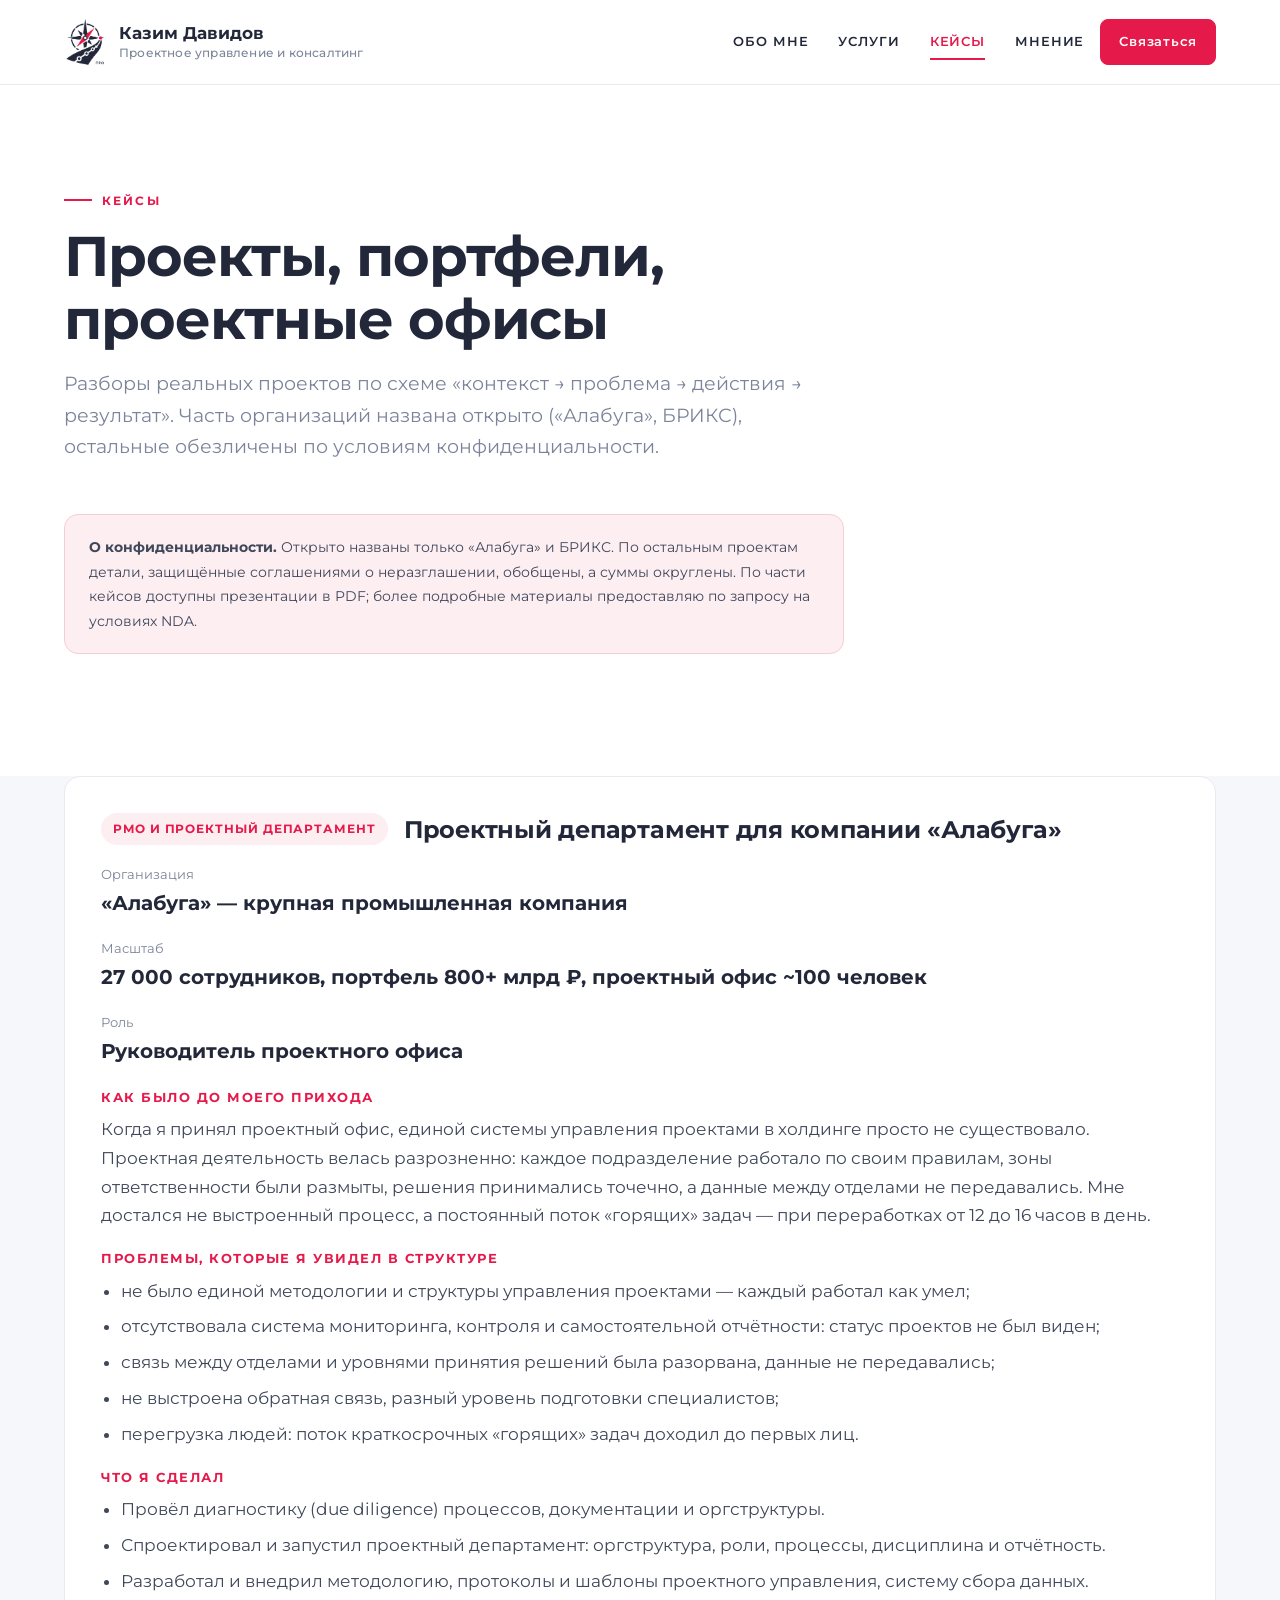
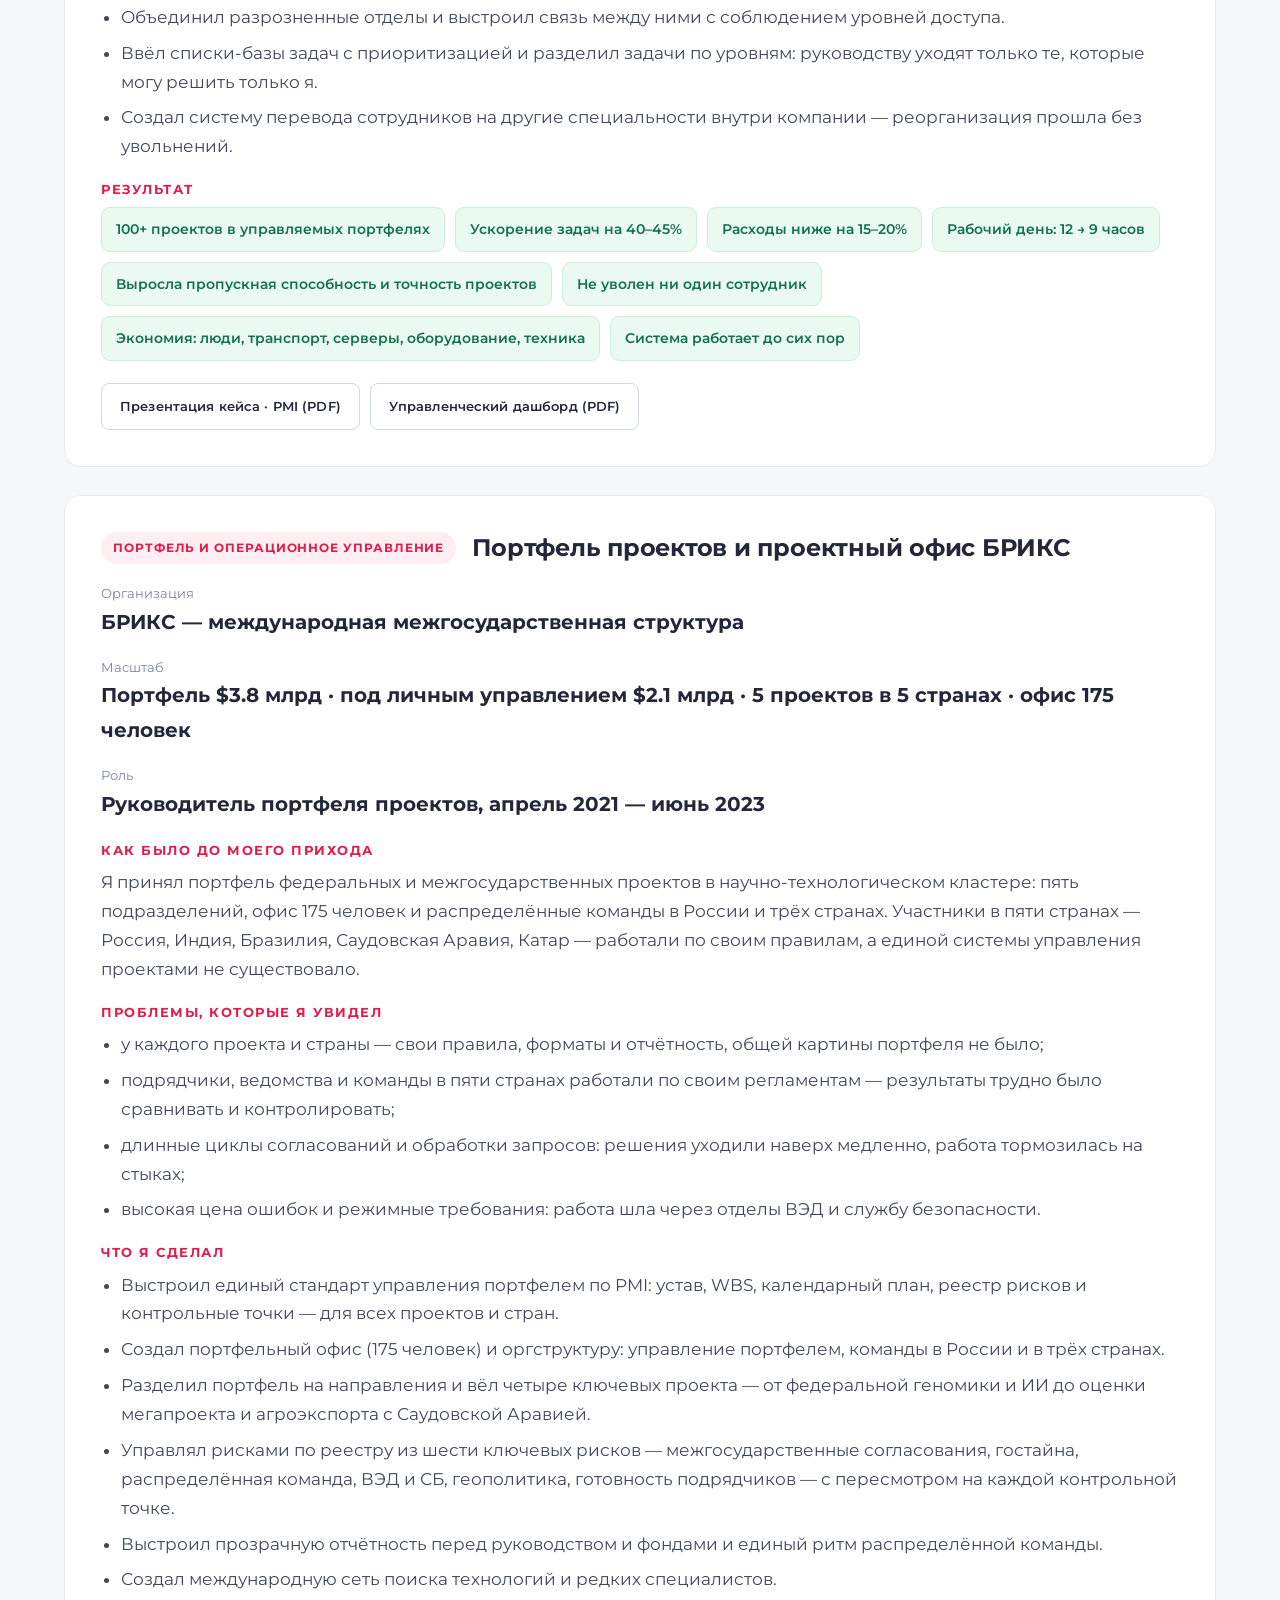
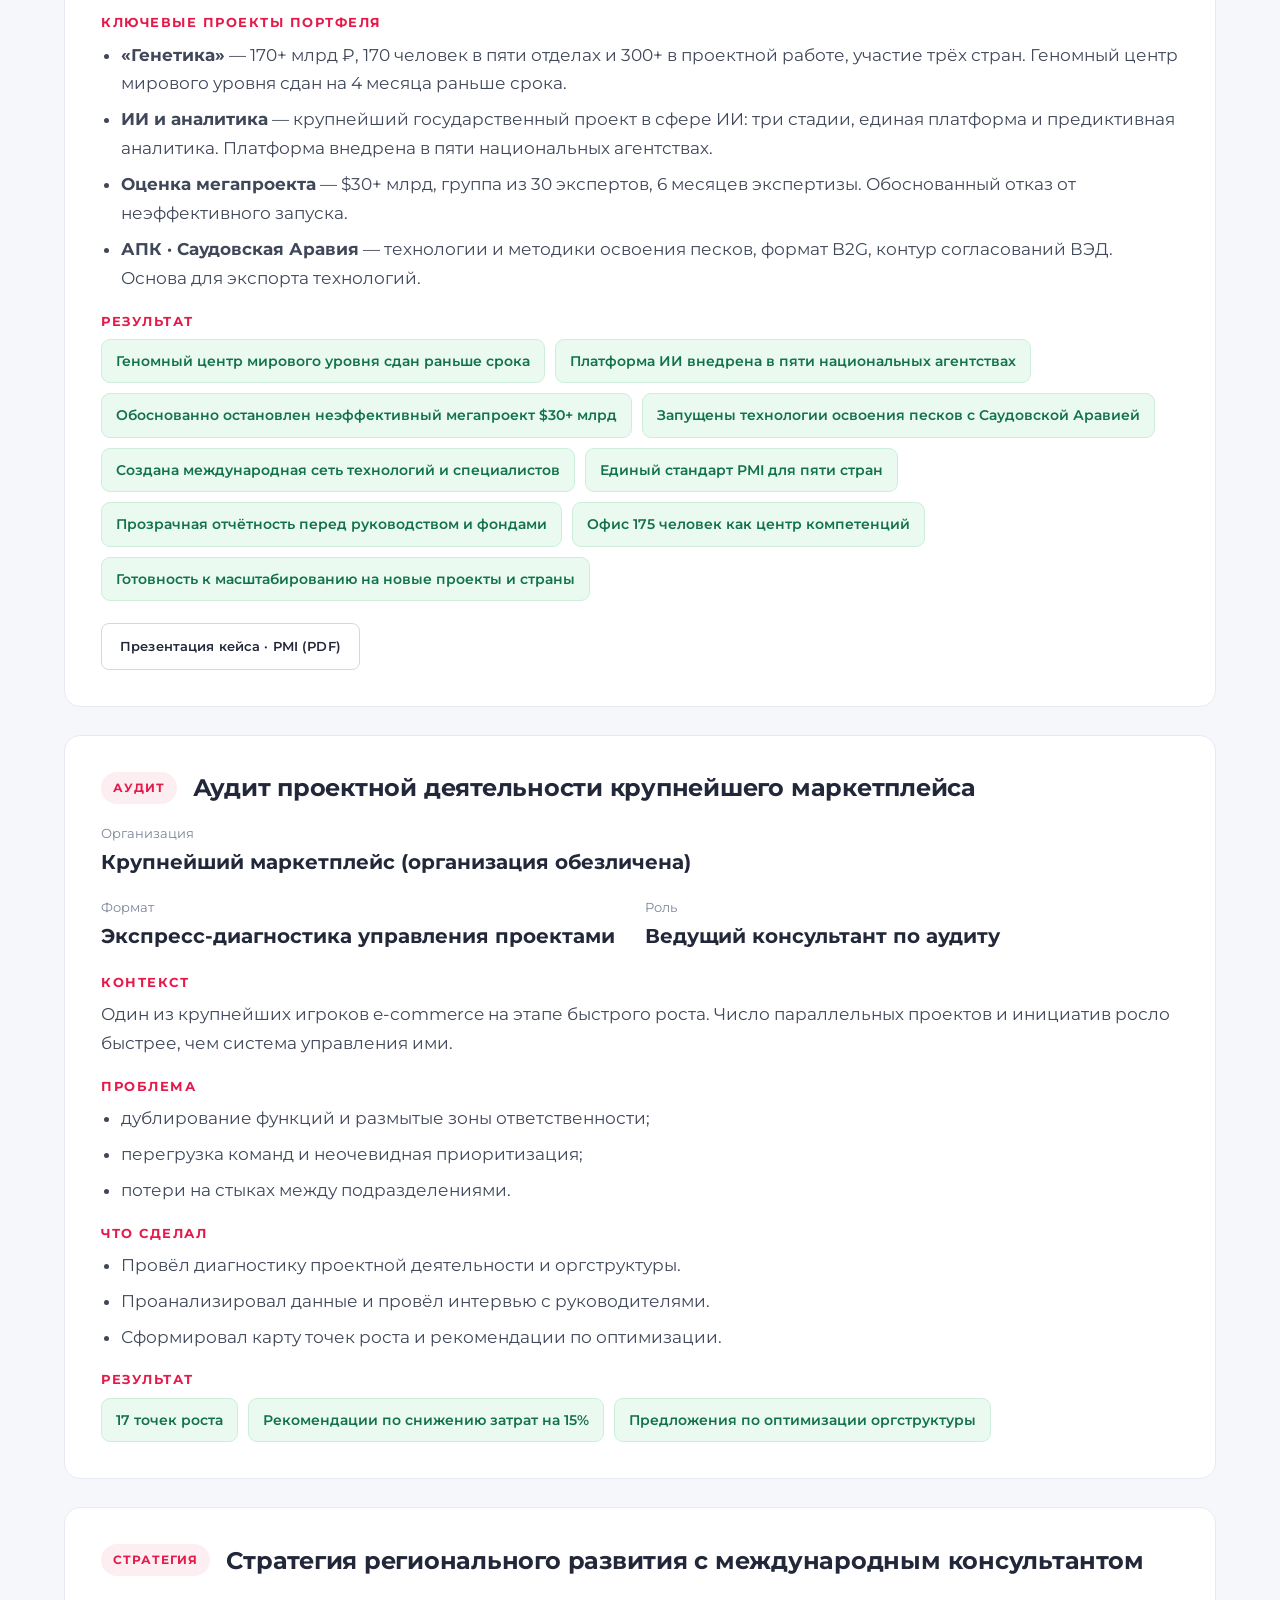
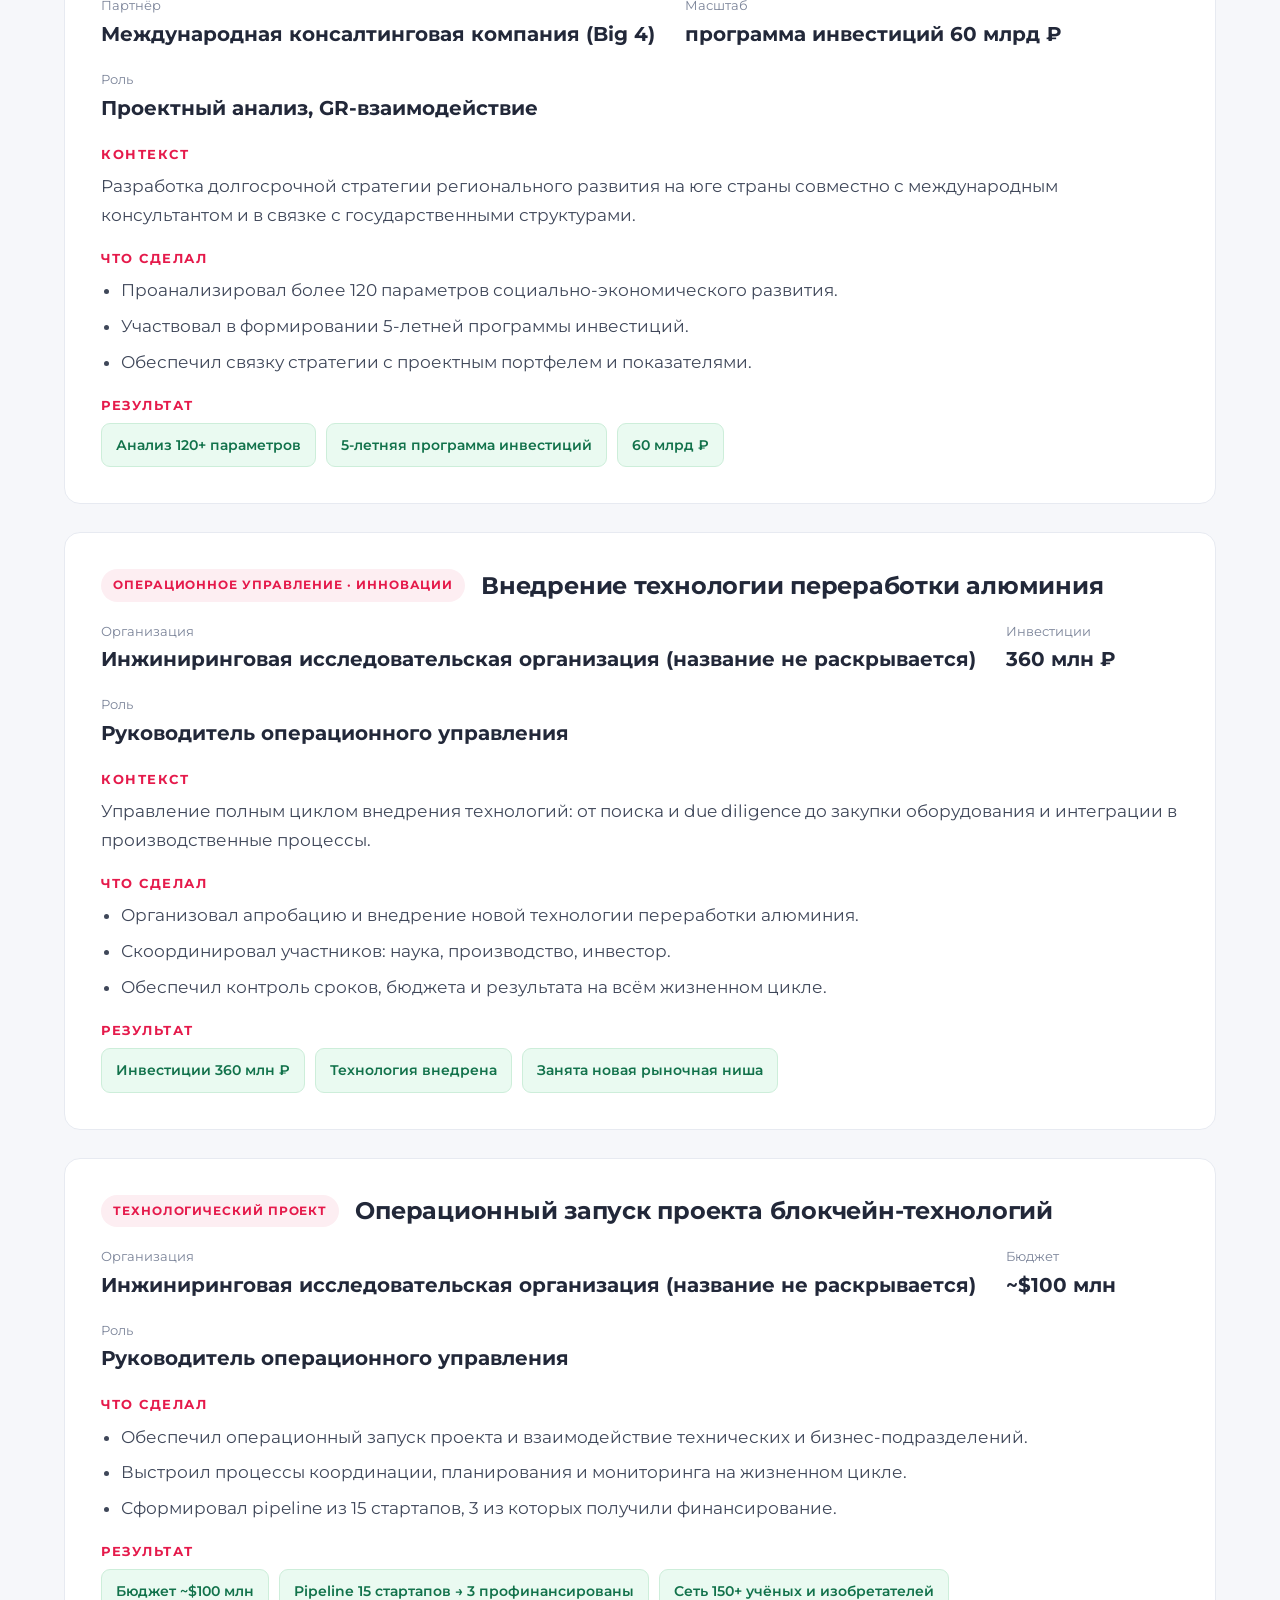
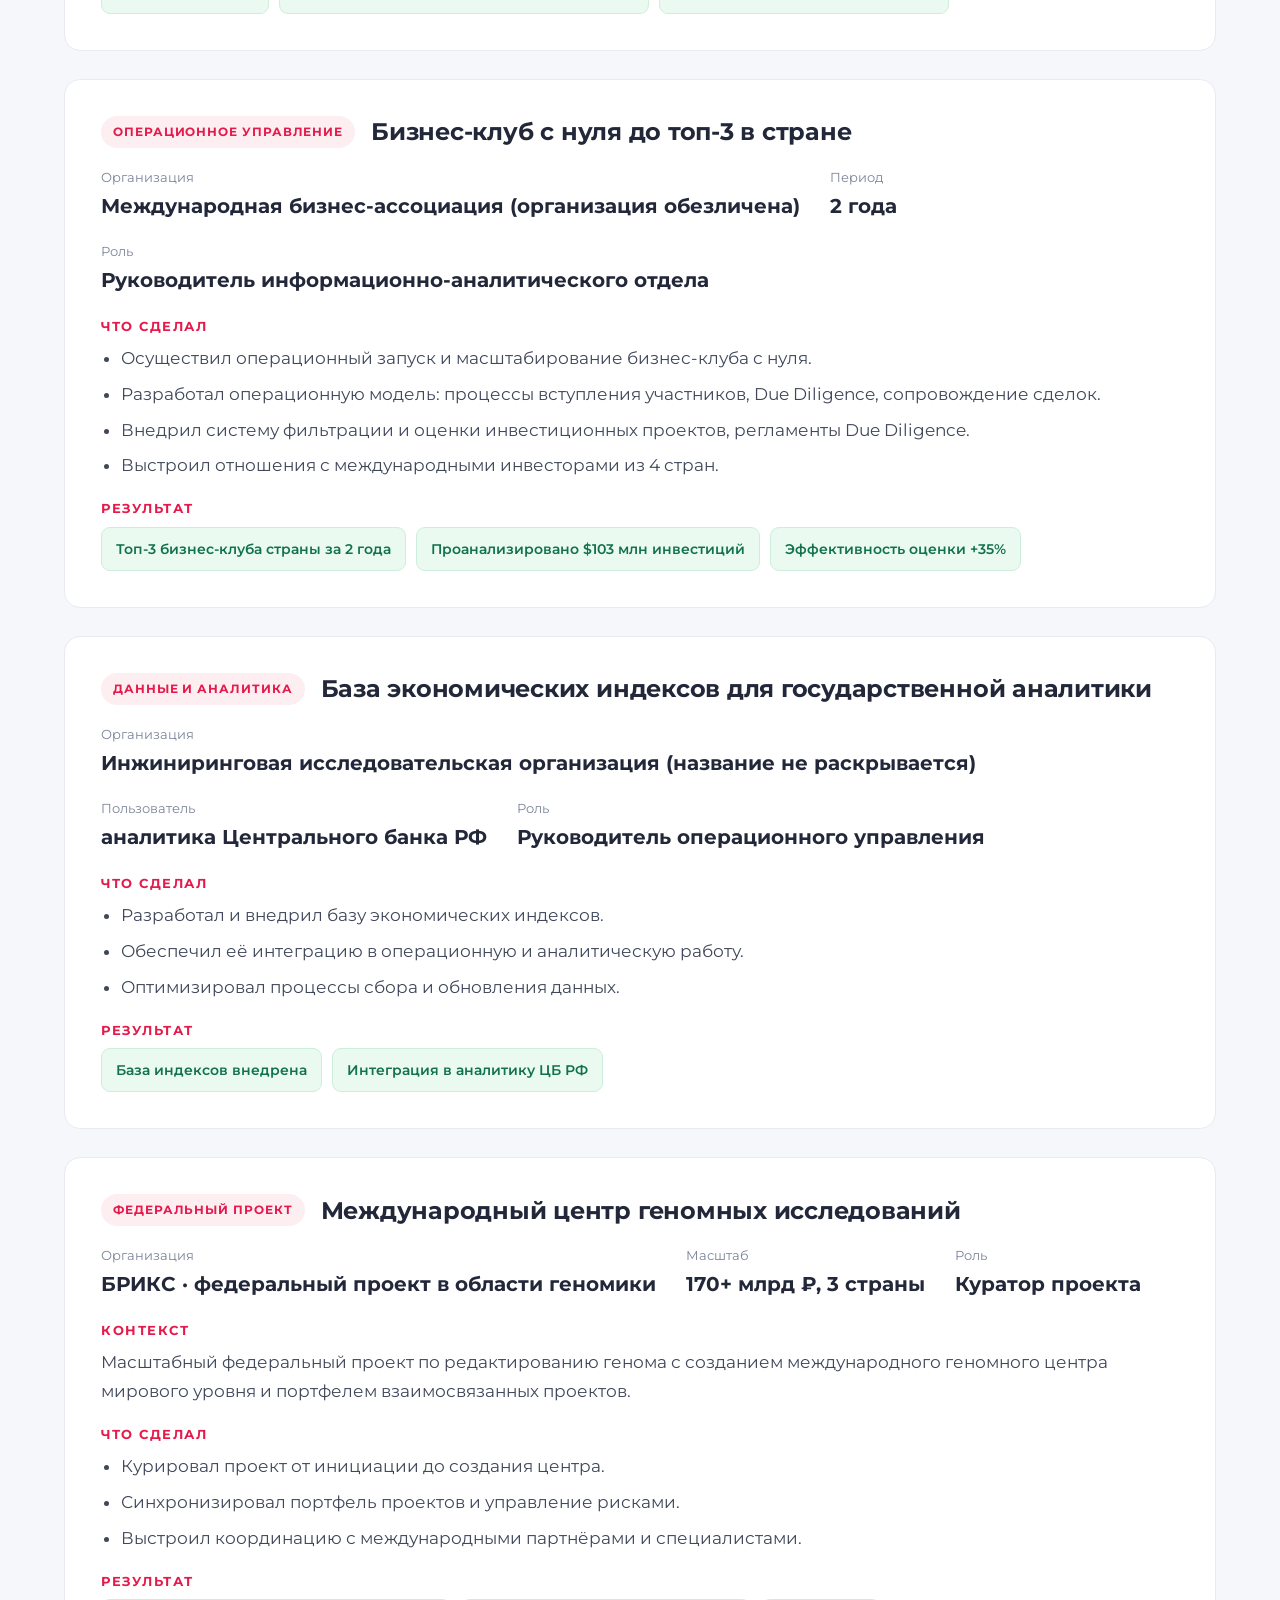
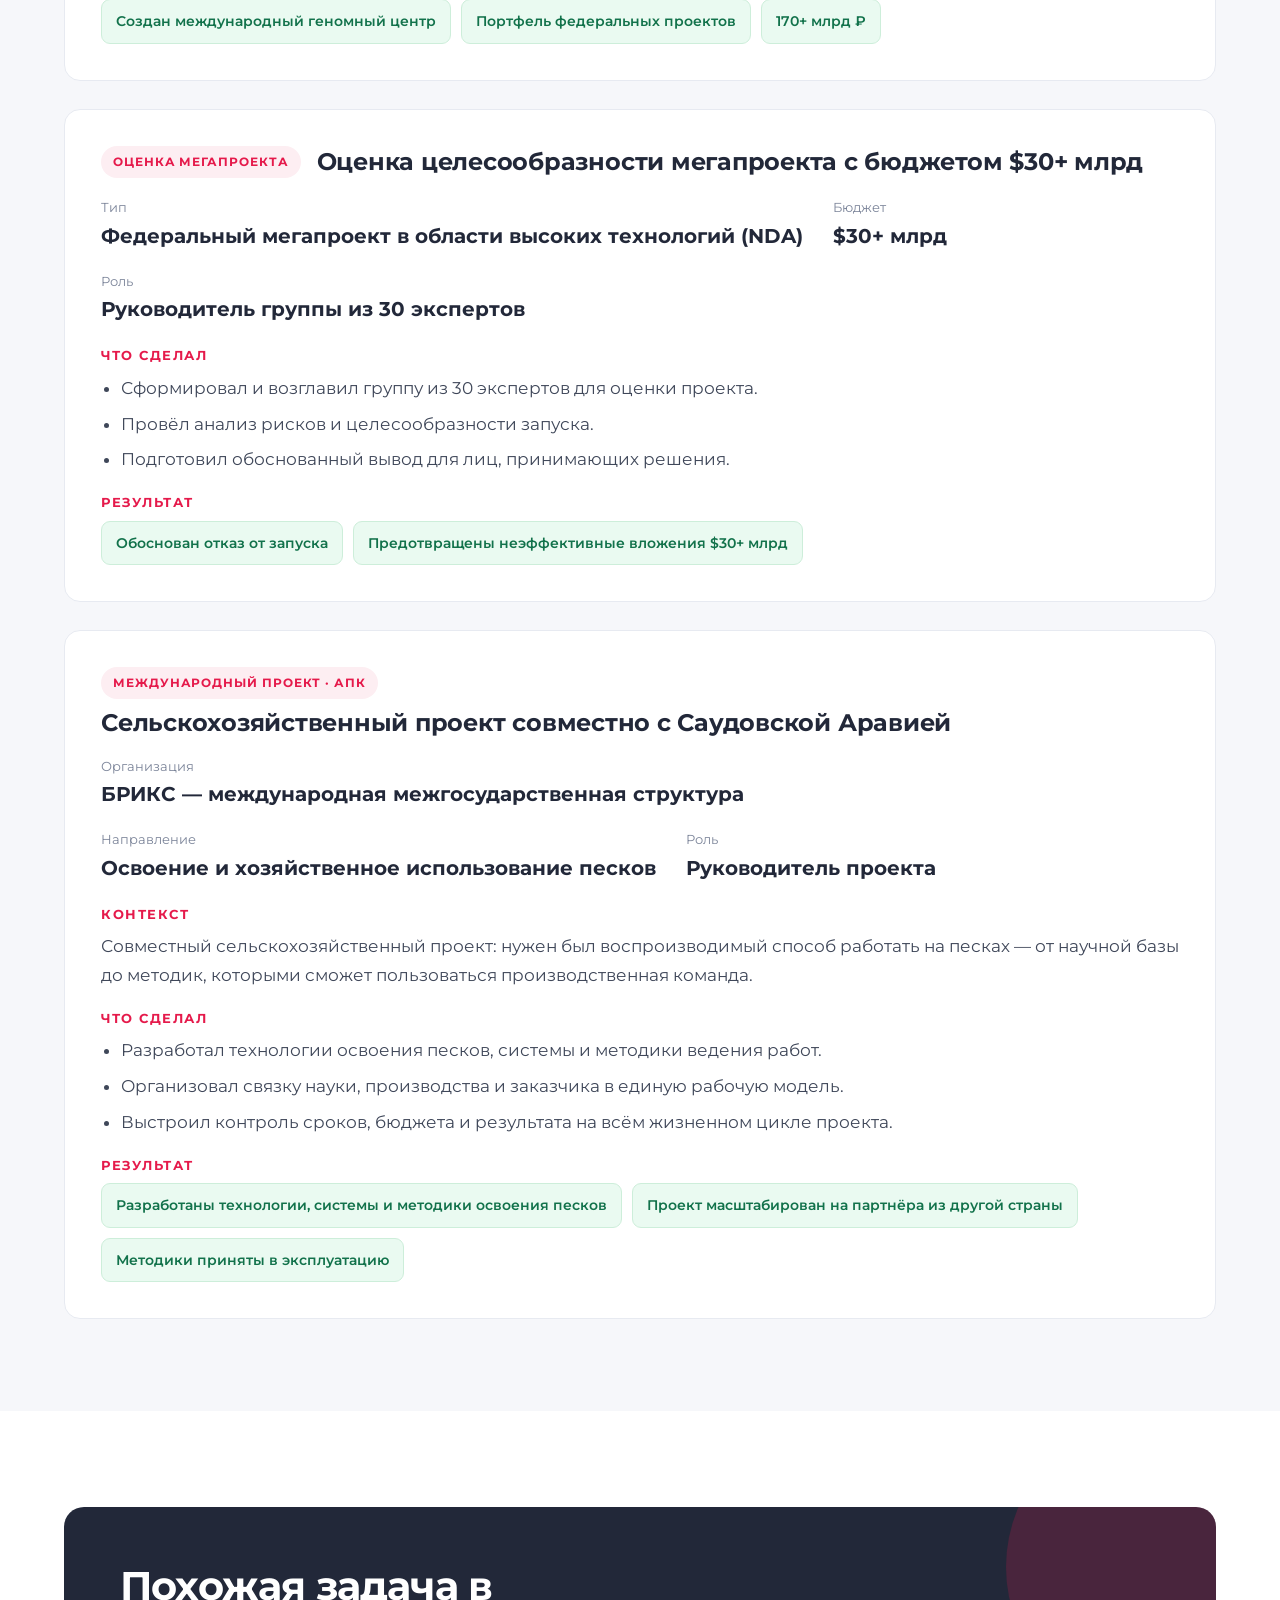
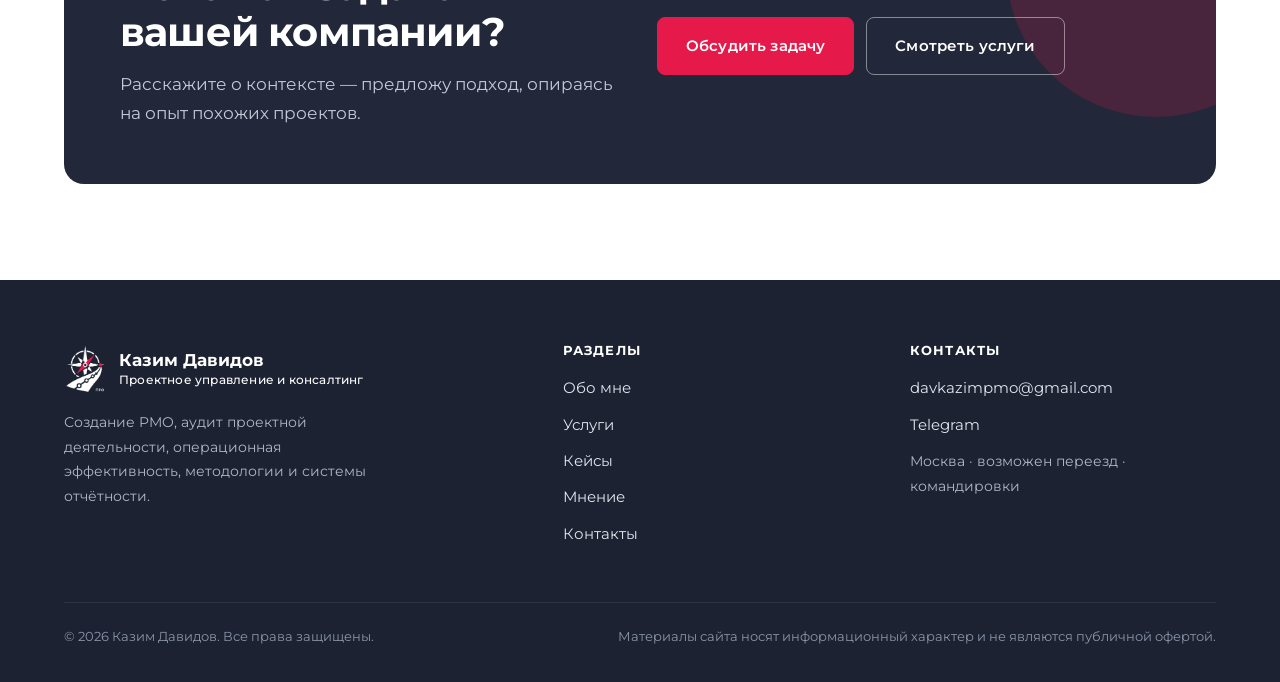
<file: cases.html>
<!DOCTYPE html>
<html lang="ru">
<head>
  <meta charset="utf-8">
  <meta name="viewport" content="width=device-width, initial-scale=1">
  <title>Кейсы — проектное и операционное управление | Казим Давидов</title>
  <meta name="description" content="Кейсы: создание PMO и проектного департамента, аудит проектной деятельности, управление портфелями, операционная эффективность. Результаты: ускорение задач 40–45%, снижение расходов 15–20%, обработка запросов с 21–27 до 3–7 дней.">
  <link rel="icon" href="assets/img/favicon.svg" type="image/svg+xml">
  <link rel="icon" href="assets/img/favicon-32x32.png" sizes="32x32" type="image/png">
  <link rel="icon" href="assets/img/favicon-16x16.png" sizes="16x16" type="image/png">
  <link rel="apple-touch-icon" href="assets/img/apple-touch-icon.png">
  <link rel="stylesheet" href="assets/css/style.css">
</head>
<body>

<header class="site-header">
  <div class="container header-inner">
    <a class="brand" href="index.html">
      <span class="brand-mark"><img src="assets/img/logo-mark.png" alt="" width="42" height="50"></span>
      <span class="brand-text">Казим Давидов<small>Проектное управление и консалтинг</small></span>
    </a>
    <button class="nav-toggle" aria-label="Меню" aria-expanded="false"><span></span></button>
    <nav class="site-nav">
      <a href="about.html">Обо мне</a>
      <a href="services.html">Услуги</a>
      <a href="cases.html" class="active">Кейсы</a>
      <a href="blog.html">Мнение</a>
      <a href="contacts.html" class="btn btn-sm btn-primary">Связаться</a>
    </nav>
  </div>
</header>

<main>

  <section class="section">
    <div class="container">
      <div class="section-head">
        <p class="eyebrow">Кейсы</p>
        <h1>Проекты, портфели, проектные офисы</h1>
        <p class="lead">Разборы реальных проектов по схеме «контекст → проблема → действия → результат». Часть организаций названа открыто («Алабуга», БРИКС), остальные обезличены по условиям конфиденциальности.</p>
      </div>
      <div class="prose">
        <div class="callout small">
          <b>О конфиденциальности.</b> Открыто названы только «Алабуга» и БРИКС. По остальным проектам детали, защищённые соглашениями о неразглашении, обобщены, а суммы округлены. По части кейсов доступны презентации в PDF; более подробные материалы предоставляю по запросу на условиях NDA.
        </div>
      </div>
    </div>
  </section>

  <section class="section soft tight" style="padding-top:0">
    <div class="container">

      <!-- CASE 1 -->
      <article class="case" id="pmo">
        <div class="case-head">
          <span class="pill accent">PMO и проектный департамент</span>
          <h3>Проектный департамент для компании «Алабуга»</h3>
        </div>
        <div class="case-meta">
          <div>Организация<b>«Алабуга» — крупная промышленная компания</b></div>
          <div>Масштаб<b>27 000 сотрудников, портфель 800+ млрд ₽, проектный офис ~100 человек</b></div>
          <div>Роль<b>Руководитель проектного офиса</b></div>
        </div>
        <div class="case-block">
          <h4>Как было до моего прихода</h4>
          <p>Когда я принял проектный офис, единой системы управления проектами в холдинге просто не существовало. Проектная деятельность велась разрозненно: каждое подразделение работало по своим правилам, зоны ответственности были размыты, решения принимались точечно, а данные между отделами не передавались. Мне достался не выстроенный процесс, а постоянный поток «горящих» задач — при переработках от 12 до 16 часов в день.</p>
        </div>
        <div class="case-block">
          <h4>Проблемы, которые я увидел в структуре</h4>
          <ul>
            <li>не было единой методологии и структуры управления проектами — каждый работал как умел;</li>
            <li>отсутствовала система мониторинга, контроля и самостоятельной отчётности: статус проектов не был виден;</li>
            <li>связь между отделами и уровнями принятия решений была разорвана, данные не передавались;</li>
            <li>не выстроена обратная связь, разный уровень подготовки специалистов;</li>
            <li>перегрузка людей: поток краткосрочных «горящих» задач доходил до первых лиц.</li>
          </ul>
        </div>
        <div class="case-block">
          <h4>Что я сделал</h4>
          <ul>
            <li>Провёл диагностику (due diligence) процессов, документации и оргструктуры.</li>
            <li>Спроектировал и запустил проектный департамент: оргструктура, роли, процессы, дисциплина и отчётность.</li>
            <li>Разработал и внедрил методологию, протоколы и шаблоны проектного управления, систему сбора данных.</li>
            <li>Объединил разрозненные отделы и выстроил связь между ними с соблюдением уровней доступа.</li>
            <li>Ввёл списки-базы задач с приоритизацией и разделил задачи по уровням: руководству уходят только те, которые могу решить только я.</li>
            <li>Создал систему перевода сотрудников на другие специальности внутри компании — реорганизация прошла без увольнений.</li>
          </ul>
        </div>
        <div class="case-block">
          <h4>Результат</h4>
          <div class="results">
            <span class="result-chip">100+ проектов в управляемых портфелях</span>
            <span class="result-chip">Ускорение задач на 40–45%</span>
            <span class="result-chip">Расходы ниже на 15–20%</span>
            <span class="result-chip">Рабочий день: 12 → 9 часов</span>
            <span class="result-chip">Выросла пропускная способность и точность проектов</span>
            <span class="result-chip">Не уволен ни один сотрудник</span>
            <span class="result-chip">Экономия: люди, транспорт, серверы, оборудование, техника</span>
            <span class="result-chip">Система работает до сих пор</span>
          </div>
        </div>
        <p class="case-files">
          <a class="btn btn-ghost btn-sm" href="assets/files/alabuga-pmi.pdf" download>Презентация кейса · PMI (PDF)</a>
          <a class="btn btn-ghost btn-sm" href="assets/files/alabuga-dashboard.pdf" download>Управленческий дашборд (PDF)</a>
        </p>
      </article>

      <!-- CASE 2 -->
      <article class="case" id="portfolio-pmo">
        <div class="case-head">
          <span class="pill accent">Портфель и операционное управление</span>
          <h3>Портфель проектов и проектный офис БРИКС</h3>
        </div>
        <div class="case-meta">
          <div>Организация<b>БРИКС — международная межгосударственная структура</b></div>
          <div>Масштаб<b>Портфель $3.8 млрд · под личным управлением $2.1 млрд · 5 проектов в 5 странах · офис 175 человек</b></div>
          <div>Роль<b>Руководитель портфеля проектов, апрель 2021 — июнь 2023</b></div>
        </div>
        <div class="case-block">
          <h4>Как было до моего прихода</h4>
          <p>Я принял портфель федеральных и межгосударственных проектов в научно-технологическом кластере: пять подразделений, офис 175 человек и распределённые команды в России и трёх странах. Участники в пяти странах — Россия, Индия, Бразилия, Саудовская Аравия, Катар — работали по своим правилам, а единой системы управления проектами не существовало.</p>
        </div>
        <div class="case-block">
          <h4>Проблемы, которые я увидел</h4>
          <ul>
            <li>у каждого проекта и страны — свои правила, форматы и отчётность, общей картины портфеля не было;</li>
            <li>подрядчики, ведомства и команды в пяти странах работали по своим регламентам — результаты трудно было сравнивать и контролировать;</li>
            <li>длинные циклы согласований и обработки запросов: решения уходили наверх медленно, работа тормозилась на стыках;</li>
            <li>высокая цена ошибок и режимные требования: работа шла через отделы ВЭД и службу безопасности.</li>
          </ul>
        </div>
        <div class="case-block">
          <h4>Что я сделал</h4>
          <ul>
            <li>Выстроил единый стандарт управления портфелем по PMI: устав, WBS, календарный план, реестр рисков и контрольные точки — для всех проектов и стран.</li>
            <li>Создал портфельный офис (175 человек) и оргструктуру: управление портфелем, команды в России и в трёх странах.</li>
            <li>Разделил портфель на направления и вёл четыре ключевых проекта — от федеральной геномики и ИИ до оценки мегапроекта и агроэкспорта с Саудовской Аравией.</li>
            <li>Управлял рисками по реестру из шести ключевых рисков — межгосударственные согласования, гостайна, распределённая команда, ВЭД и СБ, геополитика, готовность подрядчиков — с пересмотром на каждой контрольной точке.</li>
            <li>Выстроил прозрачную отчётность перед руководством и фондами и единый ритм распределённой команды.</li>
            <li>Создал международную сеть поиска технологий и редких специалистов.</li>
          </ul>
        </div>
        <div class="case-block">
          <h4>Ключевые проекты портфеля</h4>
          <ul>
            <li><b>«Генетика»</b> — 170+ млрд ₽, 170 человек в пяти отделах и 300+ в проектной работе, участие трёх стран. Геномный центр мирового уровня сдан на 4 месяца раньше срока.</li>
            <li><b>ИИ и аналитика</b> — крупнейший государственный проект в сфере ИИ: три стадии, единая платформа и предиктивная аналитика. Платформа внедрена в пяти национальных агентствах.</li>
            <li><b>Оценка мегапроекта</b> — $30+ млрд, группа из 30 экспертов, 6 месяцев экспертизы. Обоснованный отказ от неэффективного запуска.</li>
            <li><b>АПК · Саудовская Аравия</b> — технологии и методики освоения песков, формат B2G, контур согласований ВЭД. Основа для экспорта технологий.</li>
          </ul>
        </div>
        <div class="case-block">
          <h4>Результат</h4>
          <div class="results">
            <span class="result-chip">Геномный центр мирового уровня сдан раньше срока</span>
            <span class="result-chip">Платформа ИИ внедрена в пяти национальных агентствах</span>
            <span class="result-chip">Обоснованно остановлен неэффективный мегапроект $30+ млрд</span>
            <span class="result-chip">Запущены технологии освоения песков с Саудовской Аравией</span>
            <span class="result-chip">Создана международная сеть технологий и специалистов</span>
            <span class="result-chip">Единый стандарт PMI для пяти стран</span>
            <span class="result-chip">Прозрачная отчётность перед руководством и фондами</span>
            <span class="result-chip">Офис 175 человек как центр компетенций</span>
            <span class="result-chip">Готовность к масштабированию на новые проекты и страны</span>
          </div>
        </div>
        <p class="case-files">
          <a class="btn btn-ghost btn-sm" href="assets/files/brics-pmi.pdf" download>Презентация кейса · PMI (PDF)</a>
        </p>
      </article>

      <!-- CASE 3 -->
      <article class="case" id="marketplace">
        <div class="case-head">
          <span class="pill accent">Аудит</span>
          <h3>Аудит проектной деятельности крупнейшего маркетплейса</h3>
        </div>
        <div class="case-meta">
          <div>Организация<b>Крупнейший маркетплейс (организация обезличена)</b></div>
          <div>Формат<b>Экспресс-диагностика управления проектами</b></div>
          <div>Роль<b>Ведущий консультант по аудиту</b></div>
        </div>
        <div class="case-block">
          <h4>Контекст</h4>
          <p>Один из крупнейших игроков e-commerce на этапе быстрого роста. Число параллельных проектов и инициатив росло быстрее, чем система управления ими.</p>
        </div>
        <div class="case-block">
          <h4>Проблема</h4>
          <ul>
            <li>дублирование функций и размытые зоны ответственности;</li>
            <li>перегрузка команд и неочевидная приоритизация;</li>
            <li>потери на стыках между подразделениями.</li>
          </ul>
        </div>
        <div class="case-block">
          <h4>Что сделал</h4>
          <ul>
            <li>Провёл диагностику проектной деятельности и оргструктуры.</li>
            <li>Проанализировал данные и провёл интервью с руководителями.</li>
            <li>Сформировал карту точек роста и рекомендации по оптимизации.</li>
          </ul>
        </div>
        <div class="case-block">
          <h4>Результат</h4>
          <div class="results">
            <span class="result-chip">17 точек роста</span>
            <span class="result-chip">Рекомендации по снижению затрат на 15%</span>
            <span class="result-chip">Предложения по оптимизации оргструктуры</span>
          </div>
        </div>
      </article>

      <!-- CASE 4 -->
      <article class="case" id="strategy">
        <div class="case-head">
          <span class="pill accent">Стратегия</span>
          <h3>Стратегия регионального развития с международным консультантом</h3>
        </div>
        <div class="case-meta">
          <div>Партнёр<b>Международная консалтинговая компания (Big 4)</b></div>
          <div>Масштаб<b>программа инвестиций 60 млрд ₽</b></div>
          <div>Роль<b>Проектный анализ, GR-взаимодействие</b></div>
        </div>
        <div class="case-block">
          <h4>Контекст</h4>
          <p>Разработка долгосрочной стратегии регионального развития на юге страны совместно с международным консультантом и в связке с государственными структурами.</p>
        </div>
        <div class="case-block">
          <h4>Что сделал</h4>
          <ul>
            <li>Проанализировал более 120 параметров социально-экономического развития.</li>
            <li>Участвовал в формировании 5-летней программы инвестиций.</li>
            <li>Обеспечил связку стратегии с проектным портфелем и показателями.</li>
          </ul>
        </div>
        <div class="case-block">
          <h4>Результат</h4>
          <div class="results">
            <span class="result-chip">Анализ 120+ параметров</span>
            <span class="result-chip">5-летняя программа инвестиций</span>
            <span class="result-chip">60 млрд ₽</span>
          </div>
        </div>
      </article>

      <!-- CASE 5 -->
      <article class="case" id="aluminum">
        <div class="case-head">
          <span class="pill accent">Операционное управление · инновации</span>
          <h3>Внедрение технологии переработки алюминия</h3>
        </div>
        <div class="case-meta">
          <div>Организация<b>Инжиниринговая исследовательская организация (название не раскрывается)</b></div>
          <div>Инвестиции<b>360 млн ₽</b></div>
          <div>Роль<b>Руководитель операционного управления</b></div>
        </div>
        <div class="case-block">
          <h4>Контекст</h4>
          <p>Управление полным циклом внедрения технологий: от поиска и due diligence до закупки оборудования и интеграции в производственные процессы.</p>
        </div>
        <div class="case-block">
          <h4>Что сделал</h4>
          <ul>
            <li>Организовал апробацию и внедрение новой технологии переработки алюминия.</li>
            <li>Скоординировал участников: наука, производство, инвестор.</li>
            <li>Обеспечил контроль сроков, бюджета и результата на всём жизненном цикле.</li>
          </ul>
        </div>
        <div class="case-block">
          <h4>Результат</h4>
          <div class="results">
            <span class="result-chip">Инвестиции 360 млн ₽</span>
            <span class="result-chip">Технология внедрена</span>
            <span class="result-chip">Занята новая рыночная ниша</span>
          </div>
        </div>
      </article>

      <!-- CASE 6 -->
      <article class="case" id="blockchain">
        <div class="case-head">
          <span class="pill accent">Технологический проект</span>
          <h3>Операционный запуск проекта блокчейн-технологий</h3>
        </div>
        <div class="case-meta">
          <div>Организация<b>Инжиниринговая исследовательская организация (название не раскрывается)</b></div>
          <div>Бюджет<b>~$100 млн</b></div>
          <div>Роль<b>Руководитель операционного управления</b></div>
        </div>
        <div class="case-block">
          <h4>Что сделал</h4>
          <ul>
            <li>Обеспечил операционный запуск проекта и взаимодействие технических и бизнес-подразделений.</li>
            <li>Выстроил процессы координации, планирования и мониторинга на жизненном цикле.</li>
            <li>Сформировал pipeline из 15 стартапов, 3 из которых получили финансирование.</li>
          </ul>
        </div>
        <div class="case-block">
          <h4>Результат</h4>
          <div class="results">
            <span class="result-chip">Бюджет ~$100 млн</span>
            <span class="result-chip">Pipeline 15 стартапов → 3 профинансированы</span>
            <span class="result-chip">Сеть 150+ учёных и изобретателей</span>
          </div>
        </div>
      </article>

      <!-- CASE 7 -->
      <article class="case" id="club">
        <div class="case-head">
          <span class="pill accent">Операционное управление</span>
          <h3>Бизнес-клуб с нуля до топ-3 в стране</h3>
        </div>
        <div class="case-meta">
          <div>Организация<b>Международная бизнес-ассоциация (организация обезличена)</b></div>
          <div>Период<b>2 года</b></div>
          <div>Роль<b>Руководитель информационно-аналитического отдела</b></div>
        </div>
        <div class="case-block">
          <h4>Что сделал</h4>
          <ul>
            <li>Осуществил операционный запуск и масштабирование бизнес-клуба с нуля.</li>
            <li>Разработал операционную модель: процессы вступления участников, Due Diligence, сопровождение сделок.</li>
            <li>Внедрил систему фильтрации и оценки инвестиционных проектов, регламенты Due Diligence.</li>
            <li>Выстроил отношения с международными инвесторами из 4 стран.</li>
          </ul>
        </div>
        <div class="case-block">
          <h4>Результат</h4>
          <div class="results">
            <span class="result-chip">Топ-3 бизнес-клуба страны за 2 года</span>
            <span class="result-chip">Проанализировано $103 млн инвестиций</span>
            <span class="result-chip">Эффективность оценки +35%</span>
          </div>
        </div>
      </article>

      <!-- CASE 8 -->
      <article class="case" id="indices">
        <div class="case-head">
          <span class="pill accent">Данные и аналитика</span>
          <h3>База экономических индексов для государственной аналитики</h3>
        </div>
        <div class="case-meta">
          <div>Организация<b>Инжиниринговая исследовательская организация (название не раскрывается)</b></div>
          <div>Пользователь<b>аналитика Центрального банка РФ</b></div>
          <div>Роль<b>Руководитель операционного управления</b></div>
        </div>
        <div class="case-block">
          <h4>Что сделал</h4>
          <ul>
            <li>Разработал и внедрил базу экономических индексов.</li>
            <li>Обеспечил её интеграцию в операционную и аналитическую работу.</li>
            <li>Оптимизировал процессы сбора и обновления данных.</li>
          </ul>
        </div>
        <div class="case-block">
          <h4>Результат</h4>
          <div class="results">
            <span class="result-chip">База индексов внедрена</span>
            <span class="result-chip">Интеграция в аналитику ЦБ РФ</span>
          </div>
        </div>
      </article>

      <!-- CASE 9 -->
      <article class="case" id="genomics">
        <div class="case-head">
          <span class="pill accent">Федеральный проект</span>
          <h3>Международный центр геномных исследований</h3>
        </div>
        <div class="case-meta">
          <div>Организация<b>БРИКС · федеральный проект в области геномики</b></div>
          <div>Масштаб<b>170+ млрд ₽, 3 страны</b></div>
          <div>Роль<b>Куратор проекта</b></div>
        </div>
        <div class="case-block">
          <h4>Контекст</h4>
          <p>Масштабный федеральный проект по редактированию генома с созданием международного геномного центра мирового уровня и портфелем взаимосвязанных проектов.</p>
        </div>
        <div class="case-block">
          <h4>Что сделал</h4>
          <ul>
            <li>Курировал проект от инициации до создания центра.</li>
            <li>Синхронизировал портфель проектов и управление рисками.</li>
            <li>Выстроил координацию с международными партнёрами и специалистами.</li>
          </ul>
        </div>
        <div class="case-block">
          <h4>Результат</h4>
          <div class="results">
            <span class="result-chip">Создан международный геномный центр</span>
            <span class="result-chip">Портфель федеральных проектов</span>
            <span class="result-chip">170+ млрд ₽</span>
          </div>
        </div>
      </article>

      <!-- CASE 10 -->
      <article class="case" id="megaproject">
        <div class="case-head">
          <span class="pill accent">Оценка мегапроекта</span>
          <h3>Оценка целесообразности мегапроекта с бюджетом $30+ млрд</h3>
        </div>
        <div class="case-meta">
          <div>Тип<b>Федеральный мегапроект в области высоких технологий (NDA)</b></div>
          <div>Бюджет<b>$30+ млрд</b></div>
          <div>Роль<b>Руководитель группы из 30 экспертов</b></div>
        </div>
        <div class="case-block">
          <h4>Что сделал</h4>
          <ul>
            <li>Сформировал и возглавил группу из 30 экспертов для оценки проекта.</li>
            <li>Провёл анализ рисков и целесообразности запуска.</li>
            <li>Подготовил обоснованный вывод для лиц, принимающих решения.</li>
          </ul>
        </div>
        <div class="case-block">
          <h4>Результат</h4>
          <div class="results">
            <span class="result-chip">Обоснован отказ от запуска</span>
            <span class="result-chip">Предотвращены неэффективные вложения $30+ млрд</span>
          </div>
        </div>
      </article>

      <!-- CASE 11 -->
      <article class="case" id="agro">
        <div class="case-head">
          <span class="pill accent">Международный проект · АПК</span>
          <h3>Сельскохозяйственный проект совместно с Саудовской Аравией</h3>
        </div>
        <div class="case-meta">
          <div>Организация<b>БРИКС — международная межгосударственная структура</b></div>
          <div>Направление<b>Освоение и хозяйственное использование песков</b></div>
          <div>Роль<b>Руководитель проекта</b></div>
        </div>
        <div class="case-block">
          <h4>Контекст</h4>
          <p>Совместный сельскохозяйственный проект: нужен был воспроизводимый способ работать на песках — от научной базы до методик, которыми сможет пользоваться производственная команда.</p>
        </div>
        <div class="case-block">
          <h4>Что сделал</h4>
          <ul>
            <li>Разработал технологии освоения песков, системы и методики ведения работ.</li>
            <li>Организовал связку науки, производства и заказчика в единую рабочую модель.</li>
            <li>Выстроил контроль сроков, бюджета и результата на всём жизненном цикле проекта.</li>
          </ul>
        </div>
        <div class="case-block">
          <h4>Результат</h4>
          <div class="results">
            <span class="result-chip">Разработаны технологии, системы и методики освоения песков</span>
            <span class="result-chip">Проект масштабирован на партнёра из другой страны</span>
            <span class="result-chip">Методики приняты в эксплуатацию</span>
          </div>
        </div>
      </article>

    </div>
  </section>

  <section class="section">
    <div class="container">
      <div class="cta-band">
        <div class="grid cols-2" style="align-items:center;gap:34px">
          <div>
            <h2>Похожая задача в вашей компании?</h2>
            <p class="mb-0">Расскажите о контексте — предложу подход, опираясь на опыт похожих проектов.</p>
          </div>
          <div style="display:flex;gap:12px;flex-wrap:wrap">
            <a class="btn btn-accent" href="contacts.html">Обсудить задачу</a>
            <a class="btn btn-ghost" href="services.html">Смотреть услуги</a>
          </div>
        </div>
      </div>
    </div>
  </section>

</main>

<footer class="site-footer">
  <div class="container">
    <div class="footer-grid">
      <div class="footer-brand">
        <a class="brand" href="index.html">
          <span class="brand-mark"><img src="assets/img/logo-mark-dark.png" alt="" width="42" height="50"></span>
          <span class="brand-text">Казим Давидов<small>Проектное управление и консалтинг</small></span>
        </a>
        <p class="small" style="margin-top:16px;max-width:320px">Создание PMO, аудит проектной деятельности, операционная эффективность, методологии и системы отчётности.</p>
      </div>
      <div>
        <h4>Разделы</h4>
        <ul>
          <li><a href="about.html">Обо мне</a></li>
          <li><a href="services.html">Услуги</a></li>
          <li><a href="cases.html">Кейсы</a></li>
          <li><a href="blog.html">Мнение</a></li>
          <li><a href="contacts.html">Контакты</a></li>
        </ul>
      </div>
      <div>
        <h4>Контакты</h4>
        <ul>
          <li><a href="mailto:davkazimpmo@gmail.com">davkazimpmo@gmail.com</a></li>
          <li><a href="https://t.me/KazimPMO">Telegram</a></li>
          <li><span class="small">Москва · возможен переезд · командировки</span></li>
        </ul>
      </div>
    </div>
    <div class="footer-bottom">
      <span>© <span class="js-year">2026</span> Казим Давидов. Все права защищены.</span>
      <span>Материалы сайта носят информационный характер и не являются публичной офертой.</span>
    </div>
  </div>
</footer>

<script src="assets/js/main.js"></script>
</body>
</html>
</file>
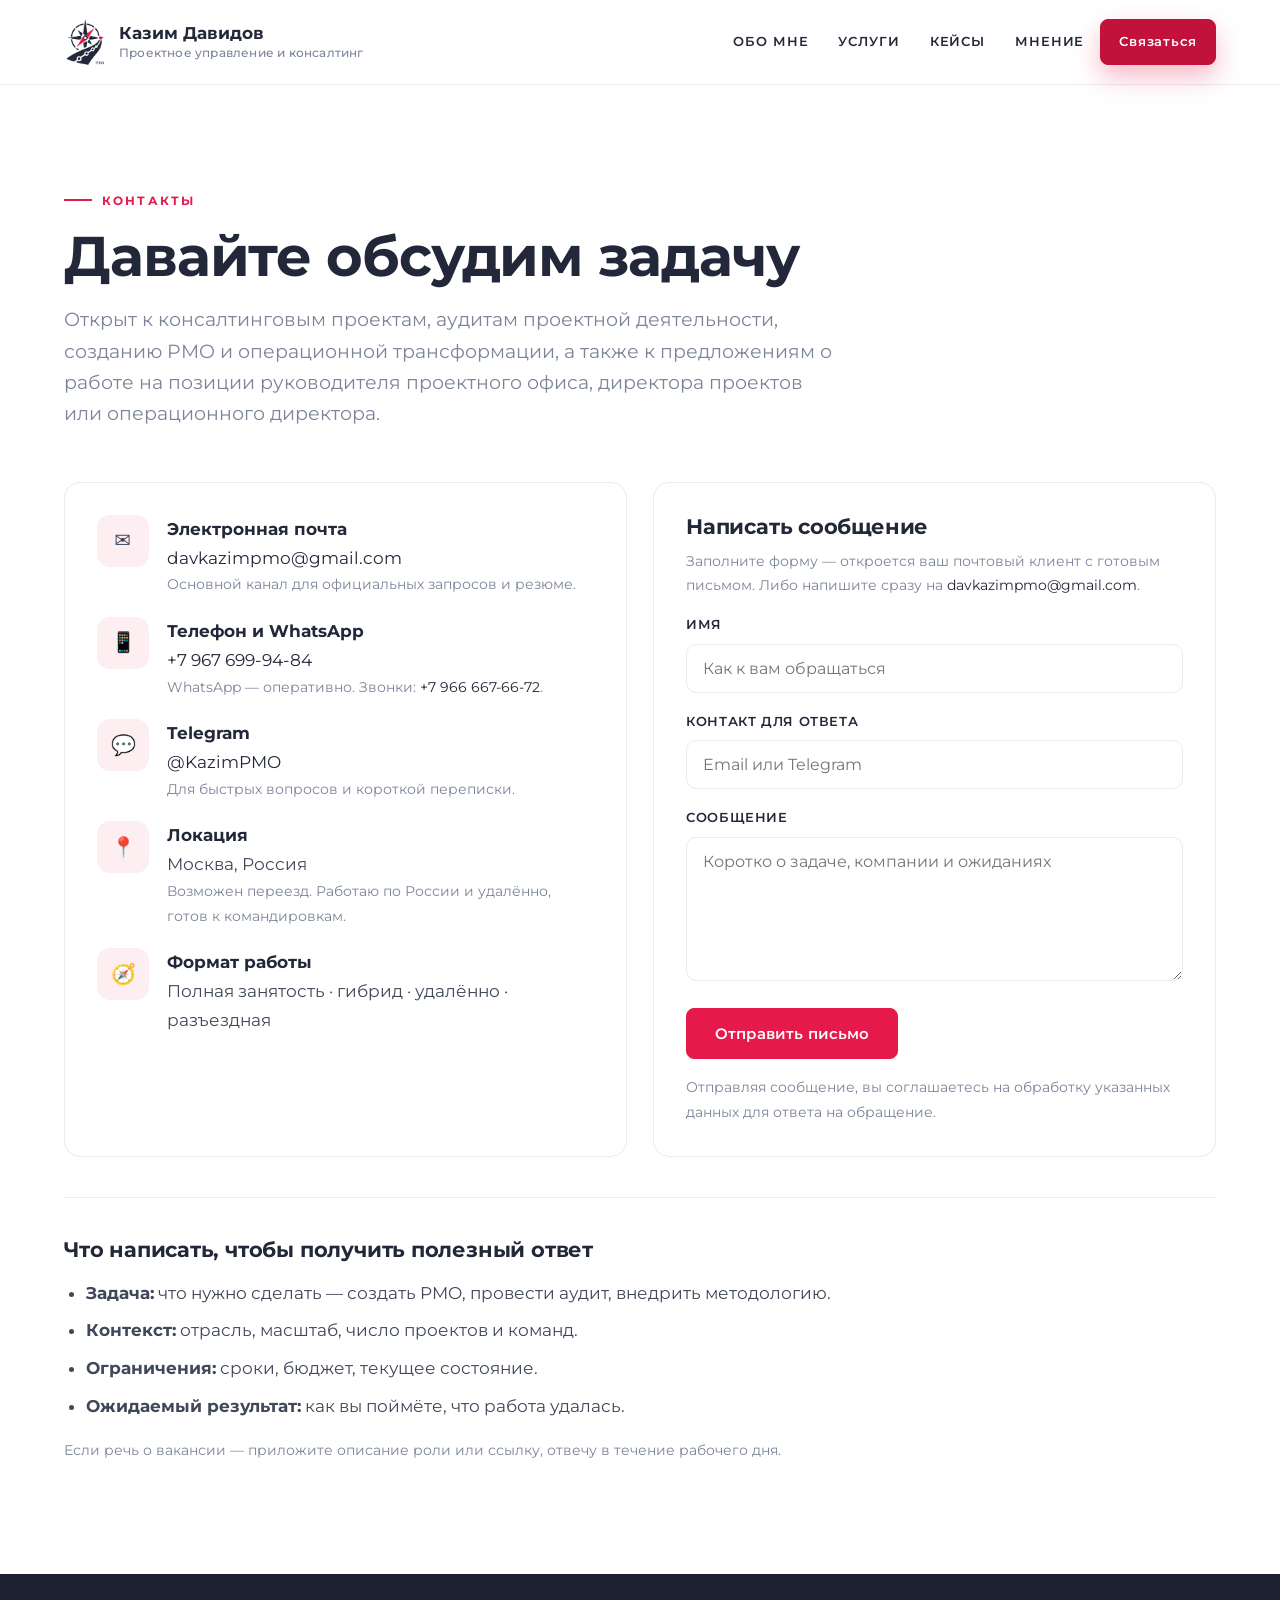
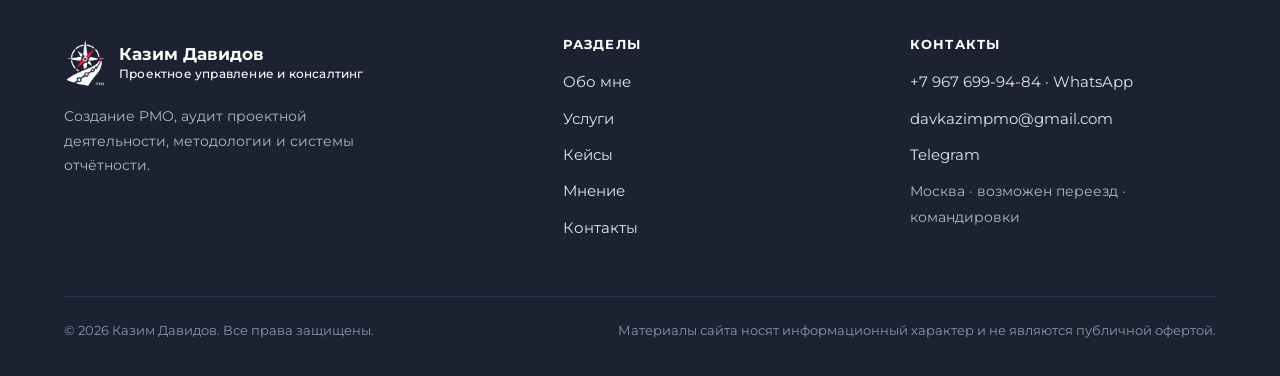
<file: contacts.html>
<!DOCTYPE html>
<html lang="ru">
<head>
  <meta charset="utf-8">
  <meta name="viewport" content="width=device-width, initial-scale=1">
  <title>Контакты — Казим Давидов</title>
  <meta name="description" content="Связаться с Казимом Давидовым: электронная почта и Telegram. Обсудить проектное управление, PMO, аудит проектной деятельности, операционную эффективность.">
  <link rel="icon" href="assets/img/favicon.svg" type="image/svg+xml">
  <link rel="icon" href="assets/img/favicon-32x32.png" sizes="32x32" type="image/png">
  <link rel="icon" href="assets/img/favicon-16x16.png" sizes="16x16" type="image/png">
  <link rel="apple-touch-icon" href="assets/img/apple-touch-icon.png">
  <link rel="stylesheet" href="assets/css/style.css">
</head>
<body>

<header class="site-header">
  <div class="container header-inner">
    <a class="brand" href="index.html">
      <span class="brand-mark"><img src="assets/img/logo-mark.png" alt="" width="42" height="50"></span>
      <span class="brand-text">Казим Давидов<small>Проектное управление и консалтинг</small></span>
    </a>
    <button class="nav-toggle" aria-label="Меню" aria-expanded="false"><span></span></button>
    <nav class="site-nav">
      <a href="about.html">Обо мне</a>
      <a href="services.html">Услуги</a>
      <a href="cases.html">Кейсы</a>
      <a href="blog.html">Мнение</a>
      <a href="contacts.html" class="btn btn-sm btn-primary active">Связаться</a>
    </nav>
  </div>
</header>

<main>

  <section class="section">
    <div class="container">
      <div class="section-head">
        <p class="eyebrow">Контакты</p>
        <h1>Давайте обсудим задачу</h1>
        <p class="lead">Открыт к консалтинговым проектам, аудитам проектной деятельности, созданию PMO и операционной трансформации, а также к предложениям о работе на позиции руководителя проектного офиса, директора проектов или операционного директора.</p>
      </div>

      <div class="contact-grid">
        <div class="card">
          <div class="contact-card mb-2">
            <div class="ci">✉️</div>
            <div>
              <b>Электронная почта</b>
              <a href="mailto:davkazimpmo@gmail.com">davkazimpmo@gmail.com</a>
              <p class="small muted mb-0">Основной канал для официальных запросов и резюме.</p>
            </div>
          </div>
          <div class="contact-card mb-2">
            <div class="ci">📱</div>
            <div>
              <b>Телефон и WhatsApp</b>
              <a href="tel:+79676999484">+7 967 699-94-84</a>
              <p class="small muted mb-0">WhatsApp — оперативно. Звонки: <a href="tel:+79666676672">+7 966 667-66-72</a>.</p>
            </div>
          </div>
          <div class="contact-card mb-2">
            <div class="ci">💬</div>
            <div>
              <b>Telegram</b>
              <a href="https://t.me/KazimPMO">@KazimPMO</a>
              <p class="small muted mb-0">Для быстрых вопросов и короткой переписки.</p>
            </div>
          </div>
          <div class="contact-card mb-2">
            <div class="ci">📍</div>
            <div>
              <b>Локация</b>
              <span>Москва, Россия</span>
              <p class="small muted mb-0">Возможен переезд. Работаю по России и удалённо, готов к командировкам.</p>
            </div>
          </div>
          <div class="contact-card">
            <div class="ci">🧭</div>
            <div>
              <b>Формат работы</b>
              <span>Полная занятость · гибрид · удалённо · разъездная</span>
            </div>
          </div>
        </div>

        <div class="card">
          <h3 class="mt-0">Написать сообщение</h3>
          <p class="small muted">Заполните форму — откроется ваш почтовый клиент с готовым письмом. Либо напишите сразу на <a href="mailto:davkazimpmo@gmail.com">davkazimpmo@gmail.com</a>.</p>
          <form class="js-mailto-form" data-mailto="davkazimpmo@gmail.com">
            <div class="field">
              <label for="name">Имя</label>
              <input id="name" name="name" type="text" placeholder="Как к вам обращаться" required>
            </div>
            <div class="field">
              <label for="contact">Контакт для ответа</label>
              <input id="contact" name="contact" type="text" placeholder="Email или Telegram" required>
            </div>
            <div class="field">
              <label for="message">Сообщение</label>
              <textarea id="message" name="message" rows="6" placeholder="Коротко о задаче, компании и ожиданиях" required></textarea>
            </div>
            <button class="btn btn-primary" type="submit">Отправить письмо</button>
          </form>
          <p class="small muted" style="margin-top:16px">Отправляя сообщение, вы соглашаетесь на обработку указанных данных для ответа на обращение.</p>
        </div>
      </div>

      <hr class="hr">

      <div class="prose">
        <h3>Что написать, чтобы получить полезный ответ</h3>
        <ul>
          <li><b>Задача:</b> что нужно сделать — создать PMO, провести аудит, внедрить методологию.</li>
          <li><b>Контекст:</b> отрасль, масштаб, число проектов и команд.</li>
          <li><b>Ограничения:</b> сроки, бюджет, текущее состояние.</li>
          <li><b>Ожидаемый результат:</b> как вы поймёте, что работа удалась.</li>
        </ul>
        <p class="small muted">Если речь о вакансии — приложите описание роли или ссылку, отвечу в течение рабочего дня.</p>
      </div>
    </div>
  </section>

</main>

<footer class="site-footer">
  <div class="container">
    <div class="footer-grid">
      <div class="footer-brand">
        <a class="brand" href="index.html">
          <span class="brand-mark"><img src="assets/img/logo-mark-dark.png" alt="" width="42" height="50"></span>
          <span class="brand-text">Казим Давидов<small>Проектное управление и консалтинг</small></span>
        </a>
        <p class="small" style="margin-top:16px;max-width:320px">Создание PMO, аудит проектной деятельности, методологии и системы отчётности.</p>
      </div>
      <div>
        <h4>Разделы</h4>
        <ul>
          <li><a href="about.html">Обо мне</a></li>
          <li><a href="services.html">Услуги</a></li>
          <li><a href="cases.html">Кейсы</a></li>
          <li><a href="blog.html">Мнение</a></li>
          <li><a href="contacts.html">Контакты</a></li>
        </ul>
      </div>
      <div>
        <h4>Контакты</h4>
        <ul>
          <li><a href="tel:+79676999484">+7 967 699-94-84 · WhatsApp</a></li>
          <li><a href="mailto:davkazimpmo@gmail.com">davkazimpmo@gmail.com</a></li>
          <li><a href="https://t.me/KazimPMO">Telegram</a></li>
          <li><span class="small">Москва · возможен переезд · командировки</span></li>
        </ul>
      </div>
    </div>
    <div class="footer-bottom">
      <span>© <span class="js-year">2026</span> Казим Давидов. Все права защищены.</span>
      <span>Материалы сайта носят информационный характер и не являются публичной офертой.</span>
    </div>
  </div>
</footer>

<script src="assets/js/main.js"></script>
</body>
</html>
</file>
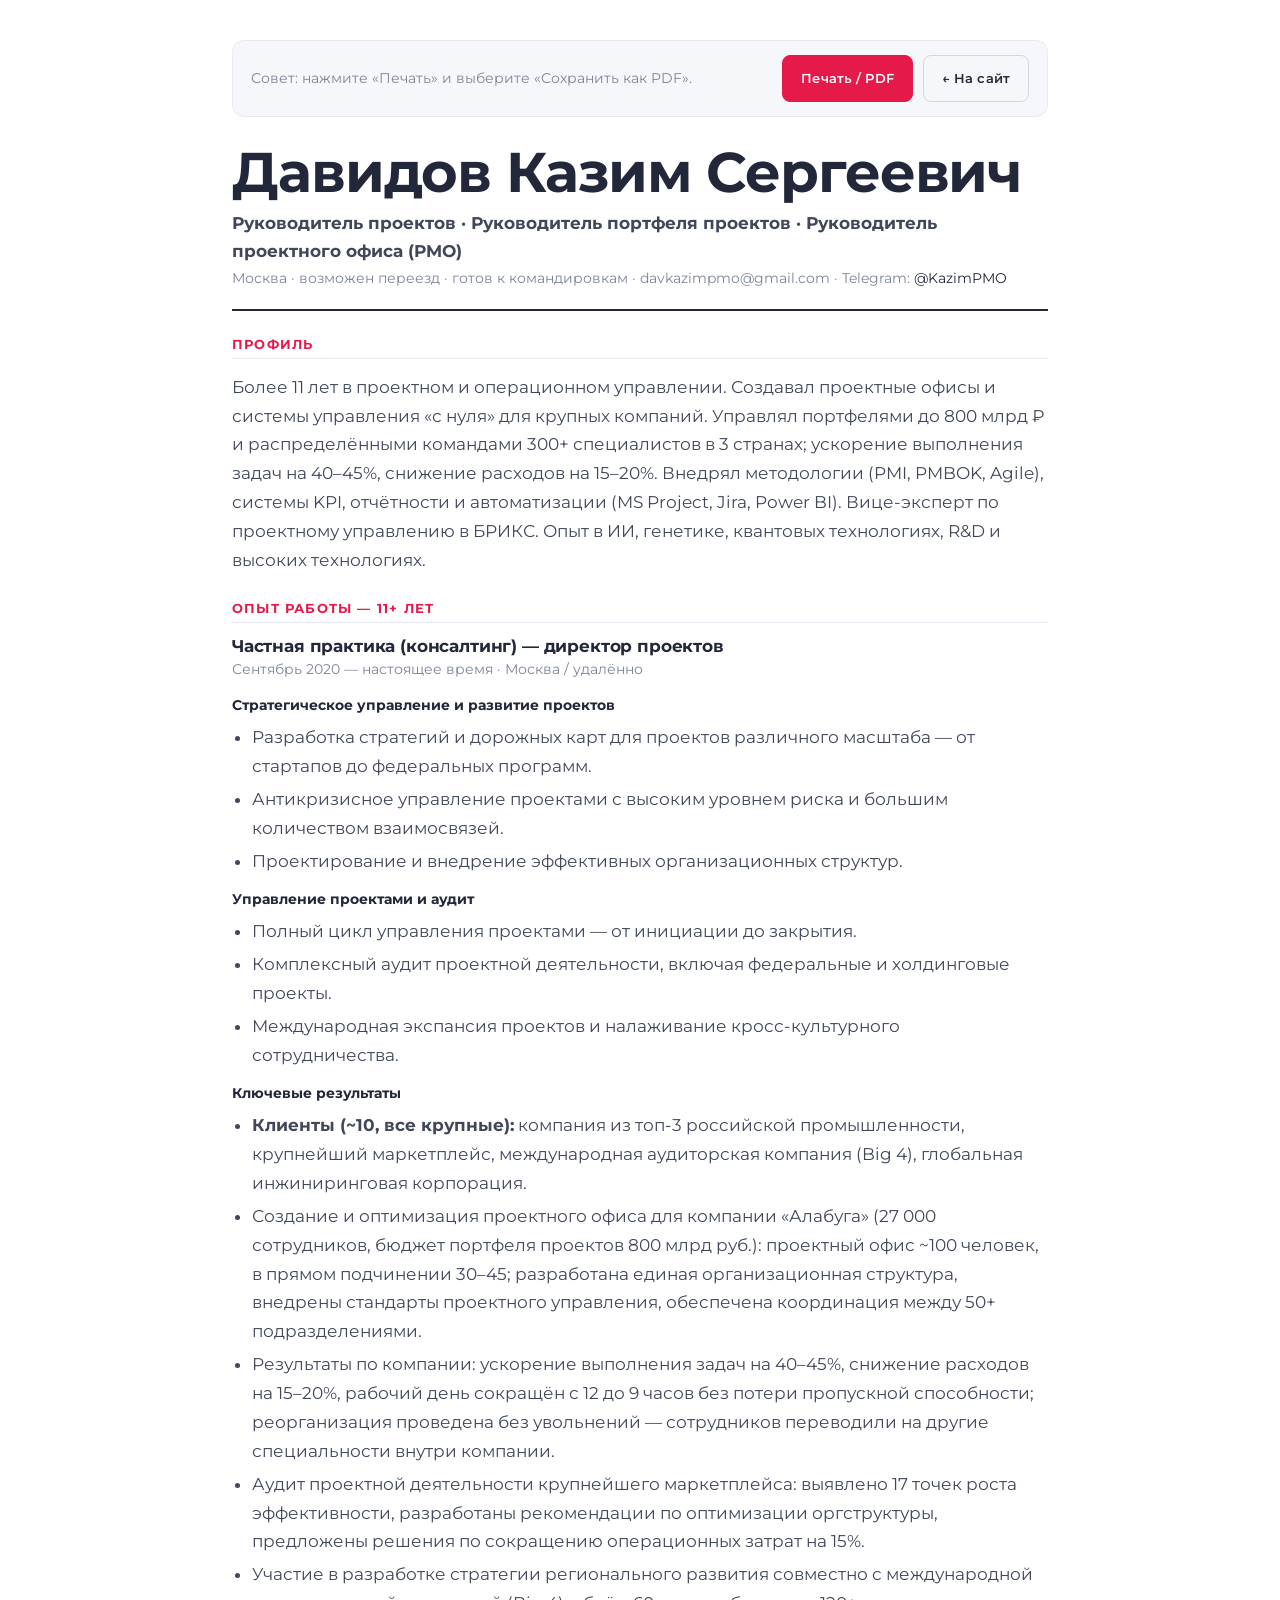
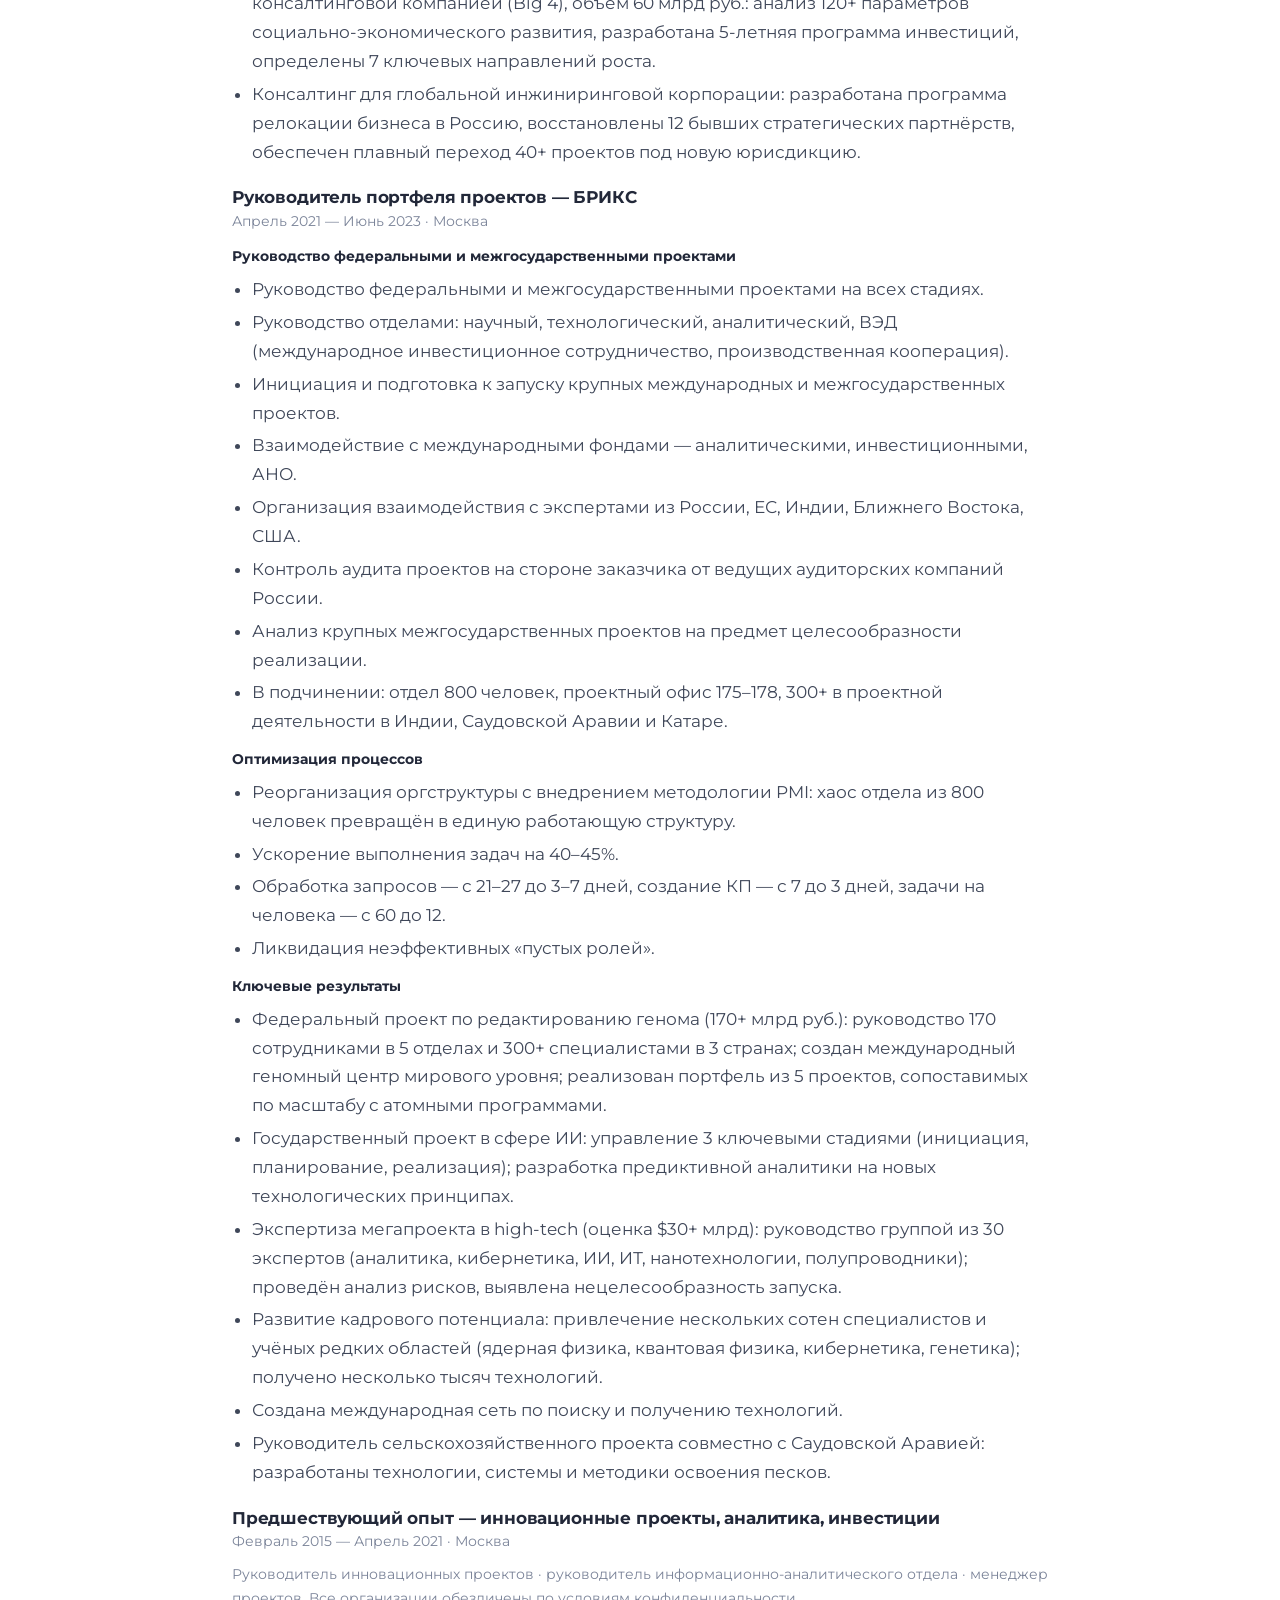
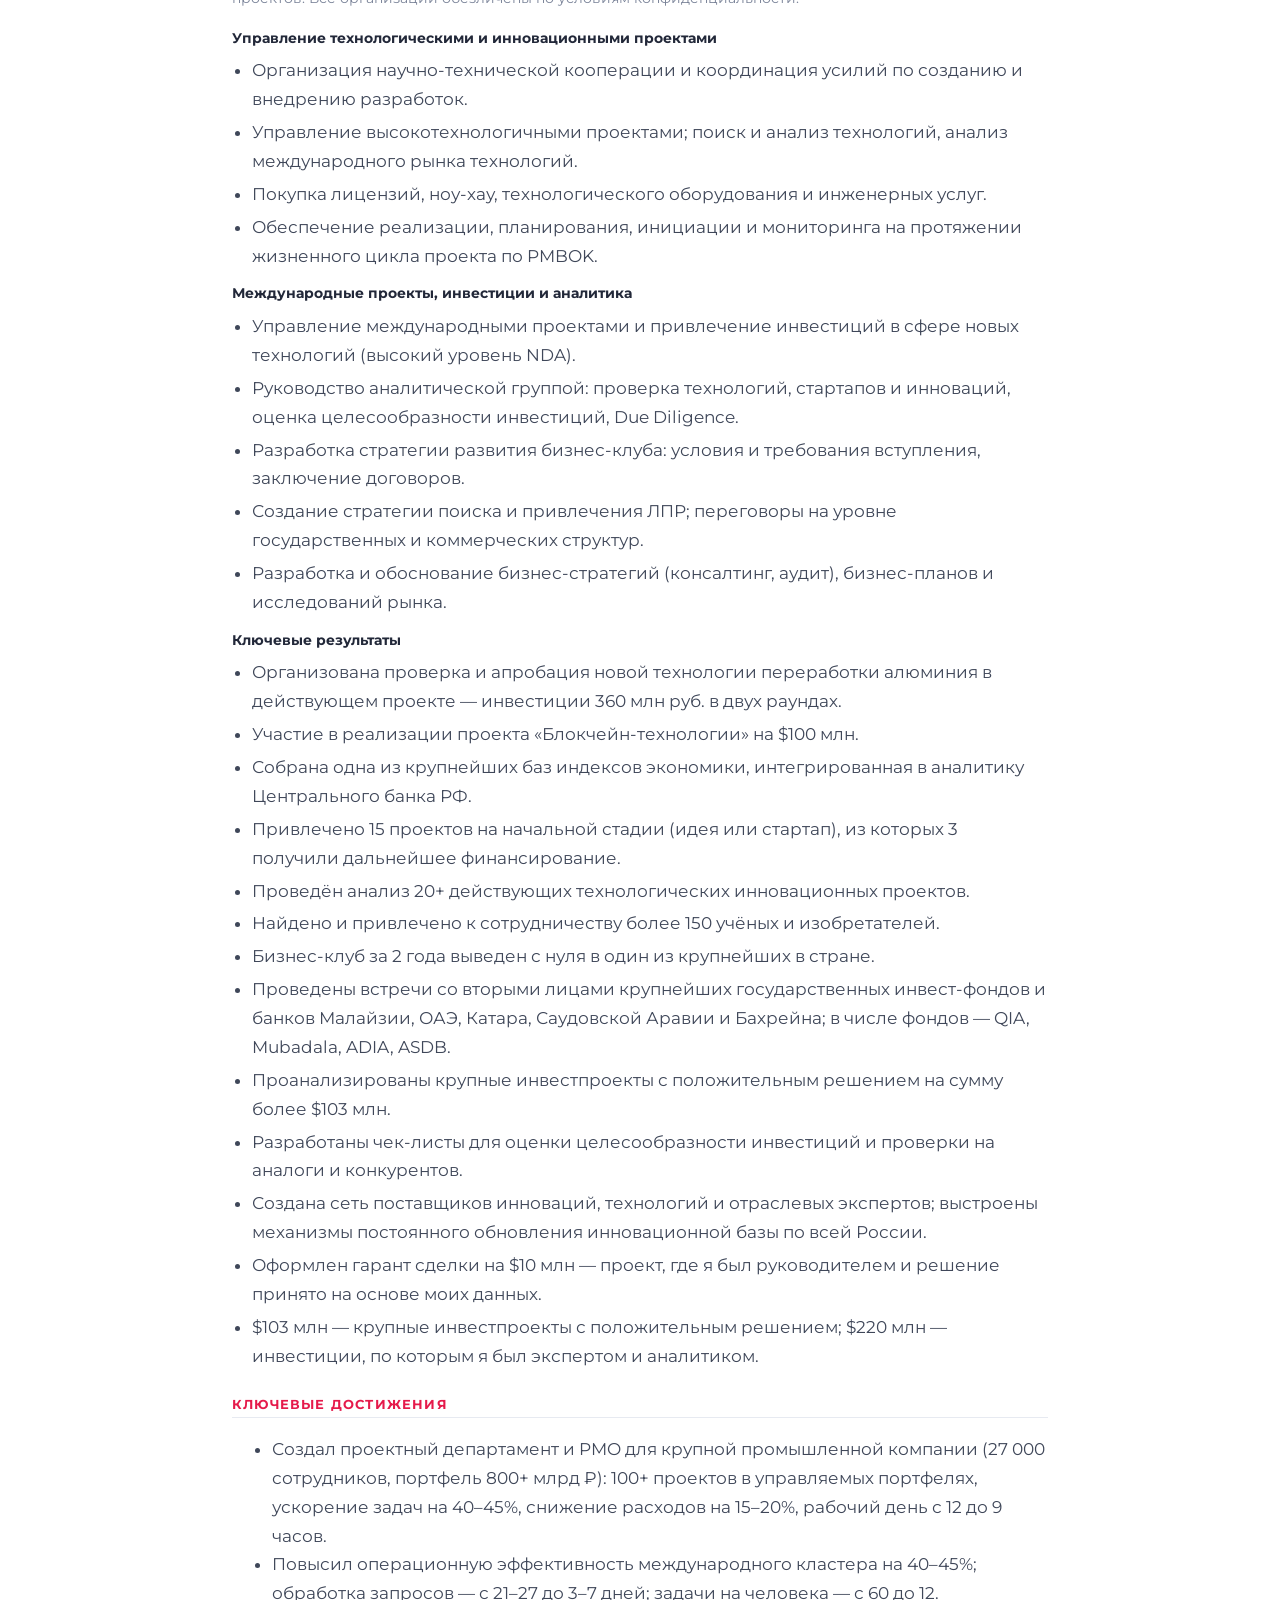
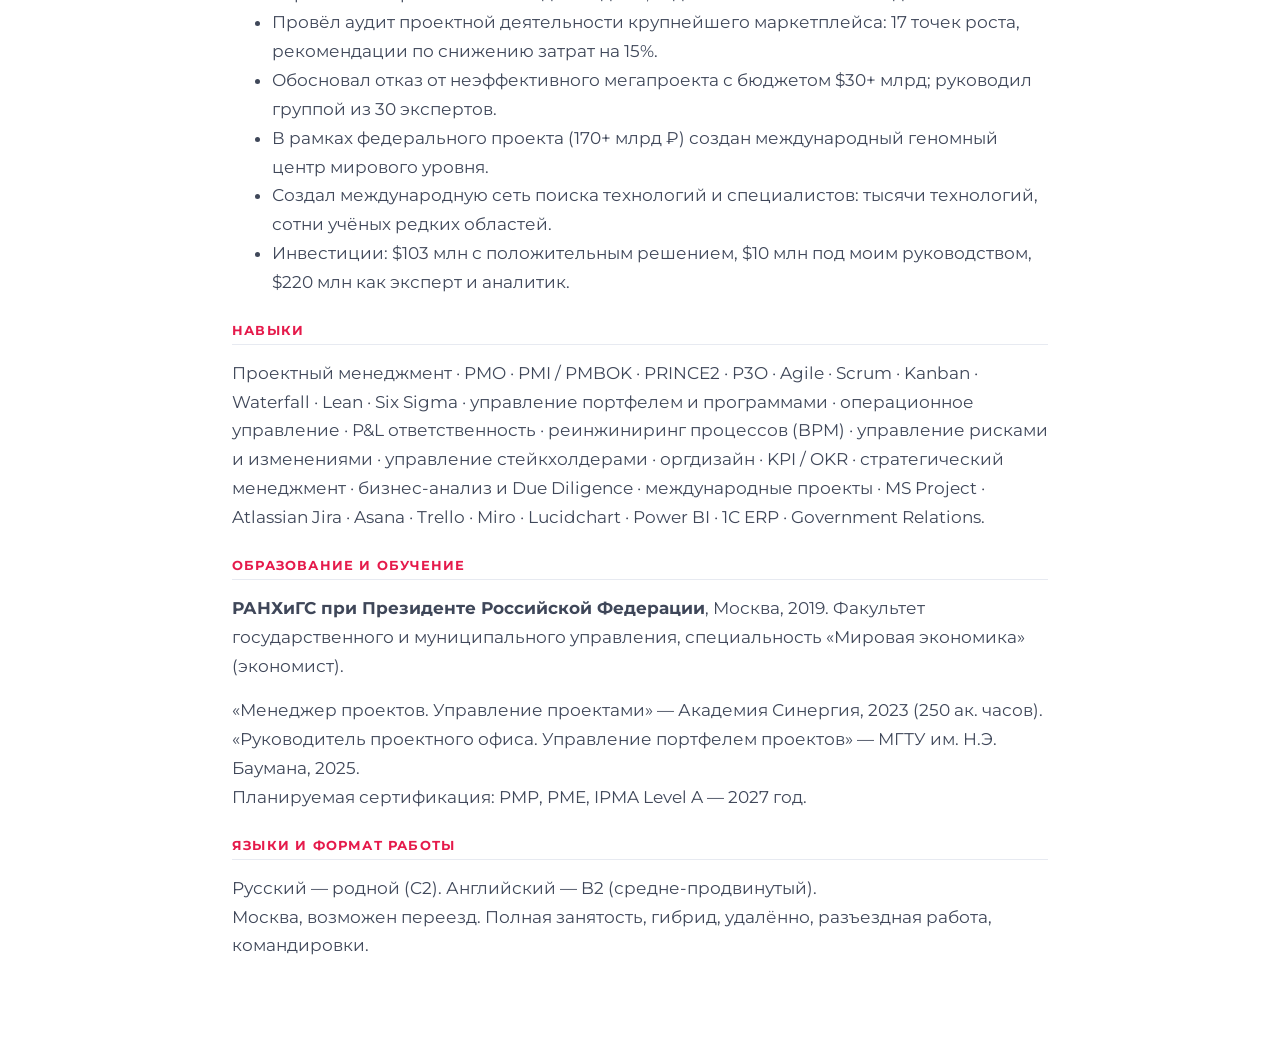
<file: resume.html>
<!DOCTYPE html>
<html lang="ru">
<head>
  <meta charset="utf-8">
  <meta name="viewport" content="width=device-width, initial-scale=1">
  <title>Резюме — Давидов Казим Сергеевич</title>
  <meta name="description" content="Резюме Давидова Казима Сергеевича: директор проектов, руководитель проектного офиса (PMO), операционное управление. 11+ лет опыта.">
  <link rel="icon" href="assets/img/favicon.svg" type="image/svg+xml">
  <link rel="icon" href="assets/img/favicon-32x32.png" sizes="32x32" type="image/png">
  <link rel="icon" href="assets/img/favicon-16x16.png" sizes="16x16" type="image/png">
  <link rel="apple-touch-icon" href="assets/img/apple-touch-icon.png">
  <link rel="stylesheet" href="assets/css/style.css">
  <style>
    .resume-page { max-width: 860px; margin: 0 auto; padding: 40px 22px 60px; }
    .resume-head { border-bottom: 2px solid var(--ink); padding-bottom: 18px; margin-bottom: 26px; }
    .resume-head h1 { margin-bottom: 4px; }
    .resume-sec { margin-bottom: 26px; }
    .resume-sec > h2 {
      font-size: 13px; text-transform: uppercase; letter-spacing: 1.2px;
      color: var(--accent); border-bottom: 1px solid var(--line);
      padding-bottom: 6px; margin-bottom: 14px;
    }
    .job { margin-bottom: 22px; }
    .job h3 { font-size: 17px; margin-bottom: 2px; }
    .job .when { font-size: 13.5px; color: var(--muted); margin-bottom: 8px; }
    .job .sub { font-weight: 700; font-size: 13.5px; color: var(--ink); margin: 12px 0 6px; }
    .job ul { margin: 0; padding-left: 20px; }
    .job li { margin-bottom: 4px; color: var(--ink-2); }
    .print-bar { background: var(--soft); border: 1px solid var(--line); border-radius: 12px; padding: 14px 18px; display: flex; justify-content: space-between; align-items: center; gap: 14px; flex-wrap: wrap; margin-bottom: 24px; }
  </style>
</head>
<body>

<div class="resume-page">

  <div class="print-bar no-print">
    <span class="small muted">Совет: нажмите «Печать» и выберите «Сохранить как PDF».</span>
    <span style="display:flex;gap:10px;flex-wrap:wrap">
      <button class="btn btn-primary btn-sm" onclick="window.print()">Печать / PDF</button>
      <a class="btn btn-ghost btn-sm" href="about.html">← На сайт</a>
    </span>
  </div>

  <header class="resume-head">
    <h1>Давидов Казим Сергеевич</h1>
    <p class="mb-0"><b>Руководитель проектов · Руководитель портфеля проектов · Руководитель проектного офиса (PMO)</b></p>
    <p class="small muted mb-0">Москва · возможен переезд · готов к командировкам · davkazimpmo@gmail.com · Telegram: <a href="https://t.me/KazimPMO">@KazimPMO</a></p>
  </header>

  <section class="resume-sec">
    <h2>Профиль</h2>
    <p>Более 11 лет в проектном и операционном управлении. Создавал проектные офисы и системы управления «с нуля» для крупных компаний. Управлял портфелями до 800 млрд ₽ и распределёнными командами 300+ специалистов в 3 странах; ускорение выполнения задач на 40–45%, снижение расходов на 15–20%. Внедрял методологии (PMI, PMBOK, Agile), системы KPI, отчётности и автоматизации (MS Project, Jira, Power BI). Вице-эксперт по проектному управлению в БРИКС. Опыт в ИИ, генетике, квантовых технологиях, R&amp;D и высоких технологиях.</p>
  </section>

  <section class="resume-sec">
    <h2>Опыт работы — 11+ лет</h2>

    <div class="job">
      <h3>Частная практика (консалтинг) — директор проектов</h3>
      <div class="when">Сентябрь 2020 — настоящее время · Москва / удалённо</div>

      <div class="sub">Стратегическое управление и развитие проектов</div>
      <ul>
        <li>Разработка стратегий и дорожных карт для проектов различного масштаба — от стартапов до федеральных программ.</li>
        <li>Антикризисное управление проектами с высоким уровнем риска и большим количеством взаимосвязей.</li>
        <li>Проектирование и внедрение эффективных организационных структур.</li>
      </ul>

      <div class="sub">Управление проектами и аудит</div>
      <ul>
        <li>Полный цикл управления проектами — от инициации до закрытия.</li>
        <li>Комплексный аудит проектной деятельности, включая федеральные и холдинговые проекты.</li>
        <li>Международная экспансия проектов и налаживание кросс-культурного сотрудничества.</li>
      </ul>

      <div class="sub">Ключевые результаты</div>
      <ul>
        <li><b>Клиенты (~10, все крупные):</b> компания из топ-3 российской промышленности, крупнейший маркетплейс, международная аудиторская компания (Big 4), глобальная инжиниринговая корпорация.</li>
        <li>Создание и оптимизация проектного офиса для компании «Алабуга» (27 000 сотрудников, бюджет портфеля проектов 800 млрд руб.): проектный офис ~100 человек, в прямом подчинении 30–45; разработана единая организационная структура, внедрены стандарты проектного управления, обеспечена координация между 50+ подразделениями.</li>
        <li>Результаты по компании: ускорение выполнения задач на 40–45%, снижение расходов на 15–20%, рабочий день сокращён с 12 до 9 часов без потери пропускной способности; реорганизация проведена без увольнений — сотрудников переводили на другие специальности внутри компании.</li>
        <li>Аудит проектной деятельности крупнейшего маркетплейса: выявлено 17 точек роста эффективности, разработаны рекомендации по оптимизации оргструктуры, предложены решения по сокращению операционных затрат на 15%.</li>
        <li>Участие в разработке стратегии регионального развития совместно с международной консалтинговой компанией (Big 4), объём 60 млрд руб.: анализ 120+ параметров социально-экономического развития, разработана 5-летняя программа инвестиций, определены 7 ключевых направлений роста.</li>
        <li>Консалтинг для глобальной инжиниринговой корпорации: разработана программа релокации бизнеса в Россию, восстановлены 12 бывших стратегических партнёрств, обеспечен плавный переход 40+ проектов под новую юрисдикцию.</li>
      </ul>
    </div>

    <div class="job">
      <h3>Руководитель портфеля проектов — БРИКС</h3>
      <div class="when">Апрель 2021 — Июнь 2023 · Москва</div>

      <div class="sub">Руководство федеральными и межгосударственными проектами</div>
      <ul>
        <li>Руководство федеральными и межгосударственными проектами на всех стадиях.</li>
        <li>Руководство отделами: научный, технологический, аналитический, ВЭД (международное инвестиционное сотрудничество, производственная кооперация).</li>
        <li>Инициация и подготовка к запуску крупных международных и межгосударственных проектов.</li>
        <li>Взаимодействие с международными фондами — аналитическими, инвестиционными, АНО.</li>
        <li>Организация взаимодействия с экспертами из России, ЕС, Индии, Ближнего Востока, США.</li>
        <li>Контроль аудита проектов на стороне заказчика от ведущих аудиторских компаний России.</li>
        <li>Анализ крупных межгосударственных проектов на предмет целесообразности реализации.</li>
        <li>В подчинении: отдел 800 человек, проектный офис 175–178, 300+ в проектной деятельности в Индии, Саудовской Аравии и Катаре.</li>
      </ul>

      <div class="sub">Оптимизация процессов</div>
      <ul>
        <li>Реорганизация оргструктуры с внедрением методологии PMI: хаос отдела из 800 человек превращён в единую работающую структуру.</li>
        <li>Ускорение выполнения задач на 40–45%.</li>
        <li>Обработка запросов — с 21–27 до 3–7 дней, создание КП — с 7 до 3 дней, задачи на человека — с 60 до 12.</li>
        <li>Ликвидация неэффективных «пустых ролей».</li>
      </ul>

      <div class="sub">Ключевые результаты</div>
      <ul>
        <li>Федеральный проект по редактированию генома (170+ млрд руб.): руководство 170 сотрудниками в 5 отделах и 300+ специалистами в 3 странах; создан международный геномный центр мирового уровня; реализован портфель из 5 проектов, сопоставимых по масштабу с атомными программами.</li>
        <li>Государственный проект в сфере ИИ: управление 3 ключевыми стадиями (инициация, планирование, реализация); разработка предиктивной аналитики на новых технологических принципах.</li>
        <li>Экспертиза мегапроекта в high-tech (оценка $30+ млрд): руководство группой из 30 экспертов (аналитика, кибернетика, ИИ, ИТ, нанотехнологии, полупроводники); проведён анализ рисков, выявлена нецелесообразность запуска.</li>
        <li>Развитие кадрового потенциала: привлечение нескольких сотен специалистов и учёных редких областей (ядерная физика, квантовая физика, кибернетика, генетика); получено несколько тысяч технологий.</li>
        <li>Создана международная сеть по поиску и получению технологий.</li>
        <li>Руководитель сельскохозяйственного проекта совместно с Саудовской Аравией: разработаны технологии, системы и методики освоения песков.</li>
      </ul>
    </div>

    <div class="job">
      <h3>Предшествующий опыт — инновационные проекты, аналитика, инвестиции</h3>
      <div class="when">Февраль 2015 — Апрель 2021 · Москва</div>
      <p class="small muted">Руководитель инновационных проектов · руководитель информационно-аналитического отдела · менеджер проектов. Все организации обезличены по условиям конфиденциальности.</p>

      <div class="sub">Управление технологическими и инновационными проектами</div>
      <ul>
        <li>Организация научно-технической кооперации и координация усилий по созданию и внедрению разработок.</li>
        <li>Управление высокотехнологичными проектами; поиск и анализ технологий, анализ международного рынка технологий.</li>
        <li>Покупка лицензий, ноу-хау, технологического оборудования и инженерных услуг.</li>
        <li>Обеспечение реализации, планирования, инициации и мониторинга на протяжении жизненного цикла проекта по PMBOK.</li>
      </ul>

      <div class="sub">Международные проекты, инвестиции и аналитика</div>
      <ul>
        <li>Управление международными проектами и привлечение инвестиций в сфере новых технологий (высокий уровень NDA).</li>
        <li>Руководство аналитической группой: проверка технологий, стартапов и инноваций, оценка целесообразности инвестиций, Due Diligence.</li>
        <li>Разработка стратегии развития бизнес-клуба: условия и требования вступления, заключение договоров.</li>
        <li>Создание стратегии поиска и привлечения ЛПР; переговоры на уровне государственных и коммерческих структур.</li>
        <li>Разработка и обоснование бизнес-стратегий (консалтинг, аудит), бизнес-планов и исследований рынка.</li>
      </ul>

      <div class="sub">Ключевые результаты</div>
      <ul>
        <li>Организована проверка и апробация новой технологии переработки алюминия в действующем проекте — инвестиции 360 млн руб. в двух раундах.</li>
        <li>Участие в реализации проекта «Блокчейн-технологии» на $100 млн.</li>
        <li>Собрана одна из крупнейших баз индексов экономики, интегрированная в аналитику Центрального банка РФ.</li>
        <li>Привлечено 15 проектов на начальной стадии (идея или стартап), из которых 3 получили дальнейшее финансирование.</li>
        <li>Проведён анализ 20+ действующих технологических инновационных проектов.</li>
        <li>Найдено и привлечено к сотрудничеству более 150 учёных и изобретателей.</li>
        <li>Бизнес-клуб за 2 года выведен с нуля в один из крупнейших в стране.</li>
        <li>Проведены встречи со вторыми лицами крупнейших государственных инвест-фондов и банков Малайзии, ОАЭ, Катара, Саудовской Аравии и Бахрейна; в числе фондов — QIA, Mubadala, ADIA, ASDB.</li>
        <li>Проанализированы крупные инвестпроекты с положительным решением на сумму более $103 млн.</li>
        <li>Разработаны чек-листы для оценки целесообразности инвестиций и проверки на аналоги и конкурентов.</li>
        <li>Создана сеть поставщиков инноваций, технологий и отраслевых экспертов; выстроены механизмы постоянного обновления инновационной базы по всей России.</li>
        <li>Оформлен гарант сделки на $10 млн — проект, где я был руководителем и решение принято на основе моих данных.</li>
        <li>$103 млн — крупные инвестпроекты с положительным решением; $220 млн — инвестиции, по которым я был экспертом и аналитиком.</li>
      </ul>
    </div>
  </section>

  <section class="resume-sec">
    <h2>Ключевые достижения</h2>
    <ul>
      <li>Создал проектный департамент и PMO для крупной промышленной компании (27 000 сотрудников, портфель 800+ млрд ₽): 100+ проектов в управляемых портфелях, ускорение задач на 40–45%, снижение расходов на 15–20%, рабочий день с 12 до 9 часов.</li>
      <li>Повысил операционную эффективность международного кластера на 40–45%; обработка запросов — с 21–27 до 3–7 дней; задачи на человека — с 60 до 12.</li>
      <li>Провёл аудит проектной деятельности крупнейшего маркетплейса: 17 точек роста, рекомендации по снижению затрат на 15%.</li>
      <li>Обосновал отказ от неэффективного мегапроекта с бюджетом $30+ млрд; руководил группой из 30 экспертов.</li>
      <li>В рамках федерального проекта (170+ млрд ₽) создан международный геномный центр мирового уровня.</li>
      <li>Создал международную сеть поиска технологий и специалистов: тысячи технологий, сотни учёных редких областей.</li>
      <li>Инвестиции: $103 млн с положительным решением, $10 млн под моим руководством, $220 млн как эксперт и аналитик.</li>
    </ul>
  </section>

  <section class="resume-sec">
    <h2>Навыки</h2>
    <p>Проектный менеджмент · PMO · PMI / PMBOK · PRINCE2 · P3O · Agile · Scrum · Kanban · Waterfall · Lean · Six Sigma · управление портфелем и программами · операционное управление · P&amp;L ответственность · реинжиниринг процессов (BPM) · управление рисками и изменениями · управление стейкхолдерами · оргдизайн · KPI / OKR · стратегический менеджмент · бизнес-анализ и Due Diligence · международные проекты · MS Project · Atlassian Jira · Asana · Trello · Miro · Lucidchart · Power BI · 1С ERP · Government Relations.</p>
  </section>

  <section class="resume-sec">
    <h2>Образование и обучение</h2>
    <p><b>РАНХиГС при Президенте Российской Федерации</b>, Москва, 2019. Факультет государственного и муниципального управления, специальность «Мировая экономика» (экономист).</p>
    <p class="mb-0">«Менеджер проектов. Управление проектами» — Академия Синергия, 2023 (250 ак. часов).<br>«Руководитель проектного офиса. Управление портфелем проектов» — МГТУ им. Н.Э. Баумана, 2025.<br>Планируемая сертификация: PMP, PME, IPMA Level A — 2027 год.</p>
  </section>

  <section class="resume-sec">
    <h2>Языки и формат работы</h2>
    <p class="mb-0">Русский — родной (C2). Английский — B2 (средне-продвинутый).<br>Москва, возможен переезд. Полная занятость, гибрид, удалённо, разъездная работа, командировки.</p>
  </section>

</div>

<script src="assets/js/main.js"></script>
</body>
</html>
</file>
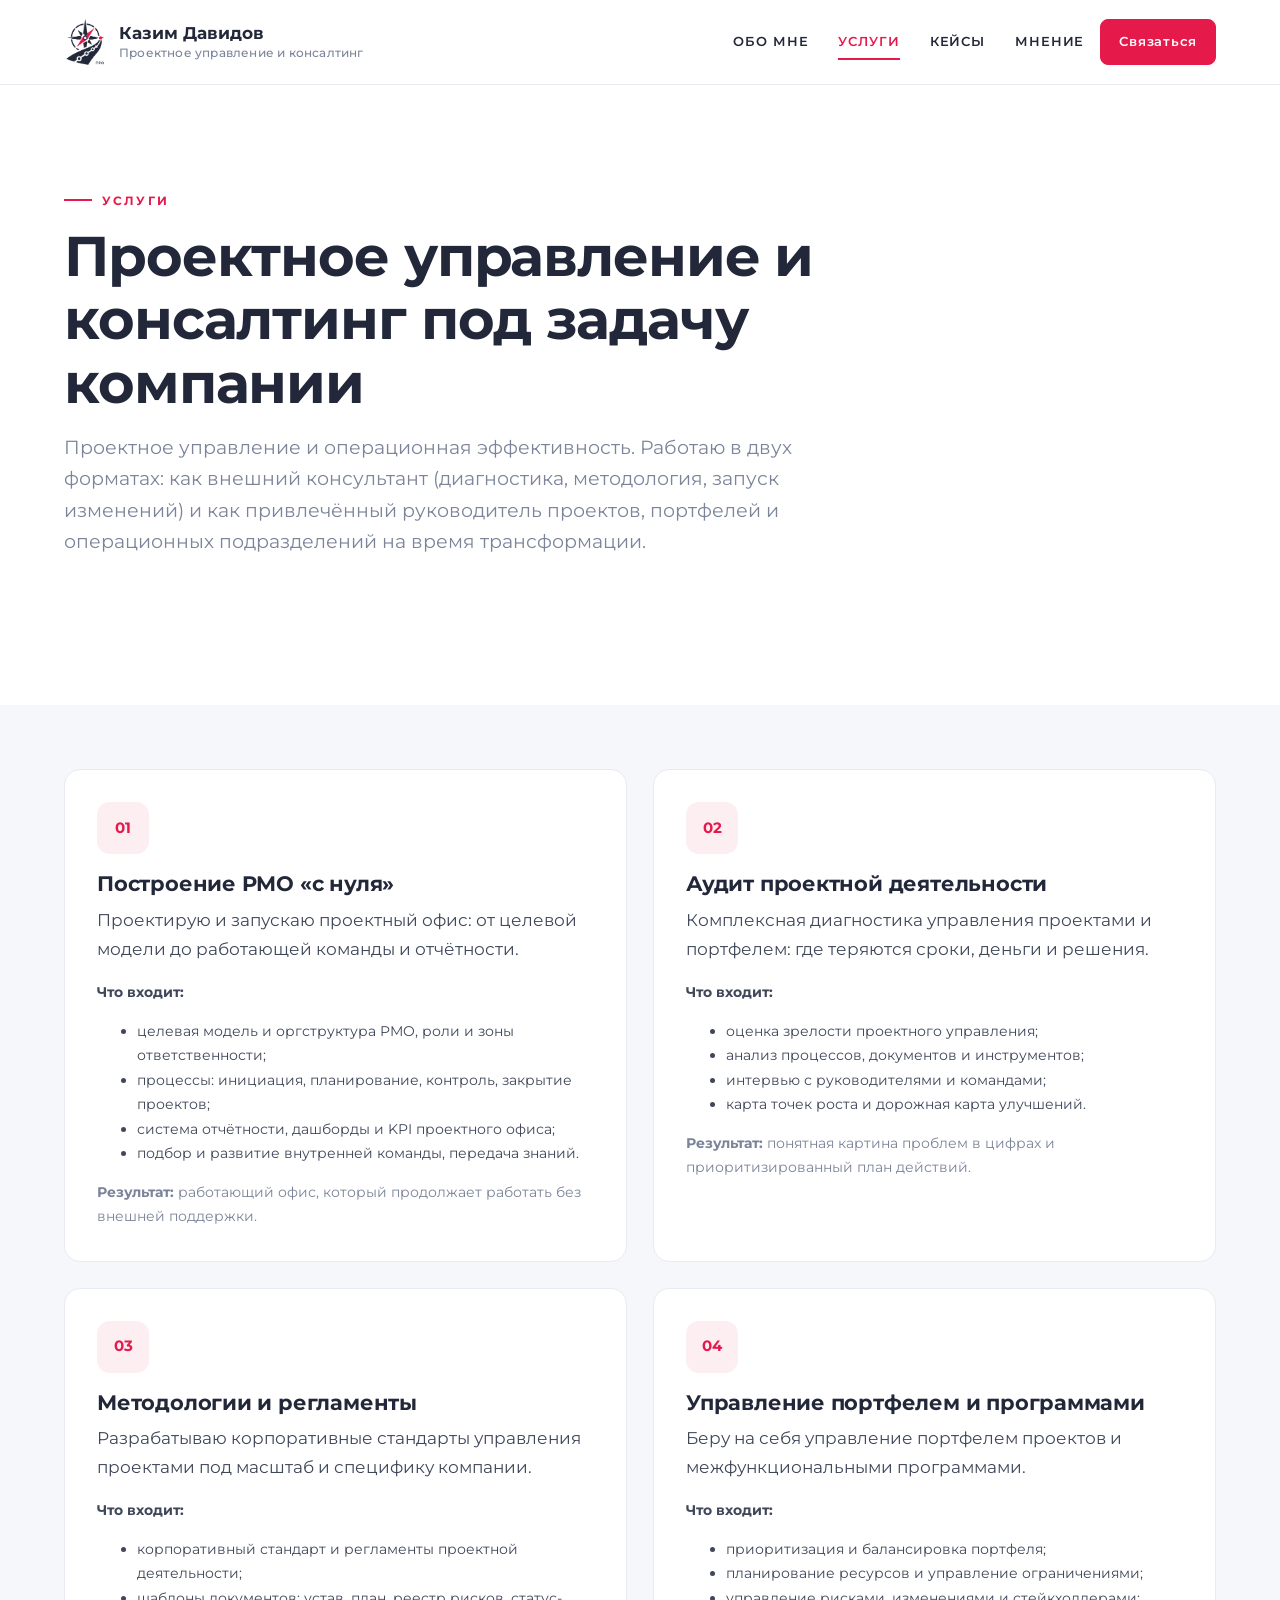
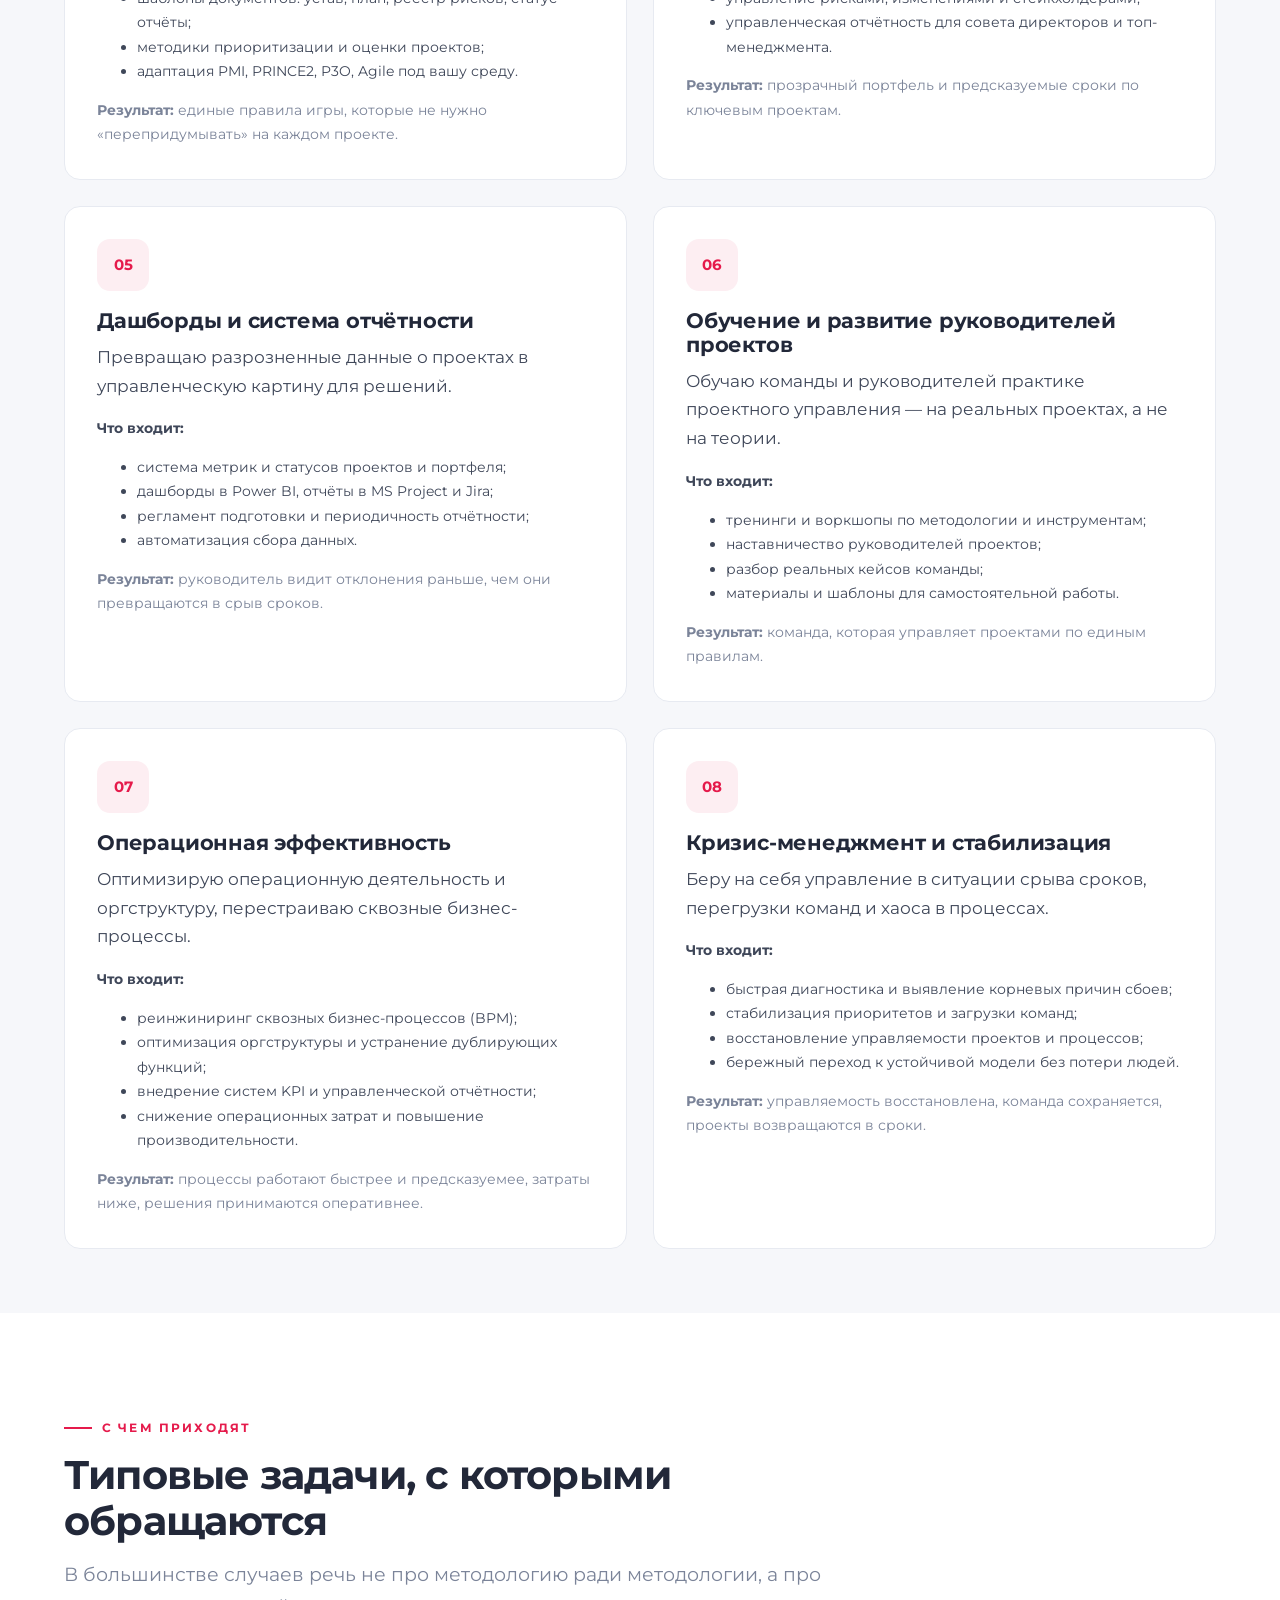
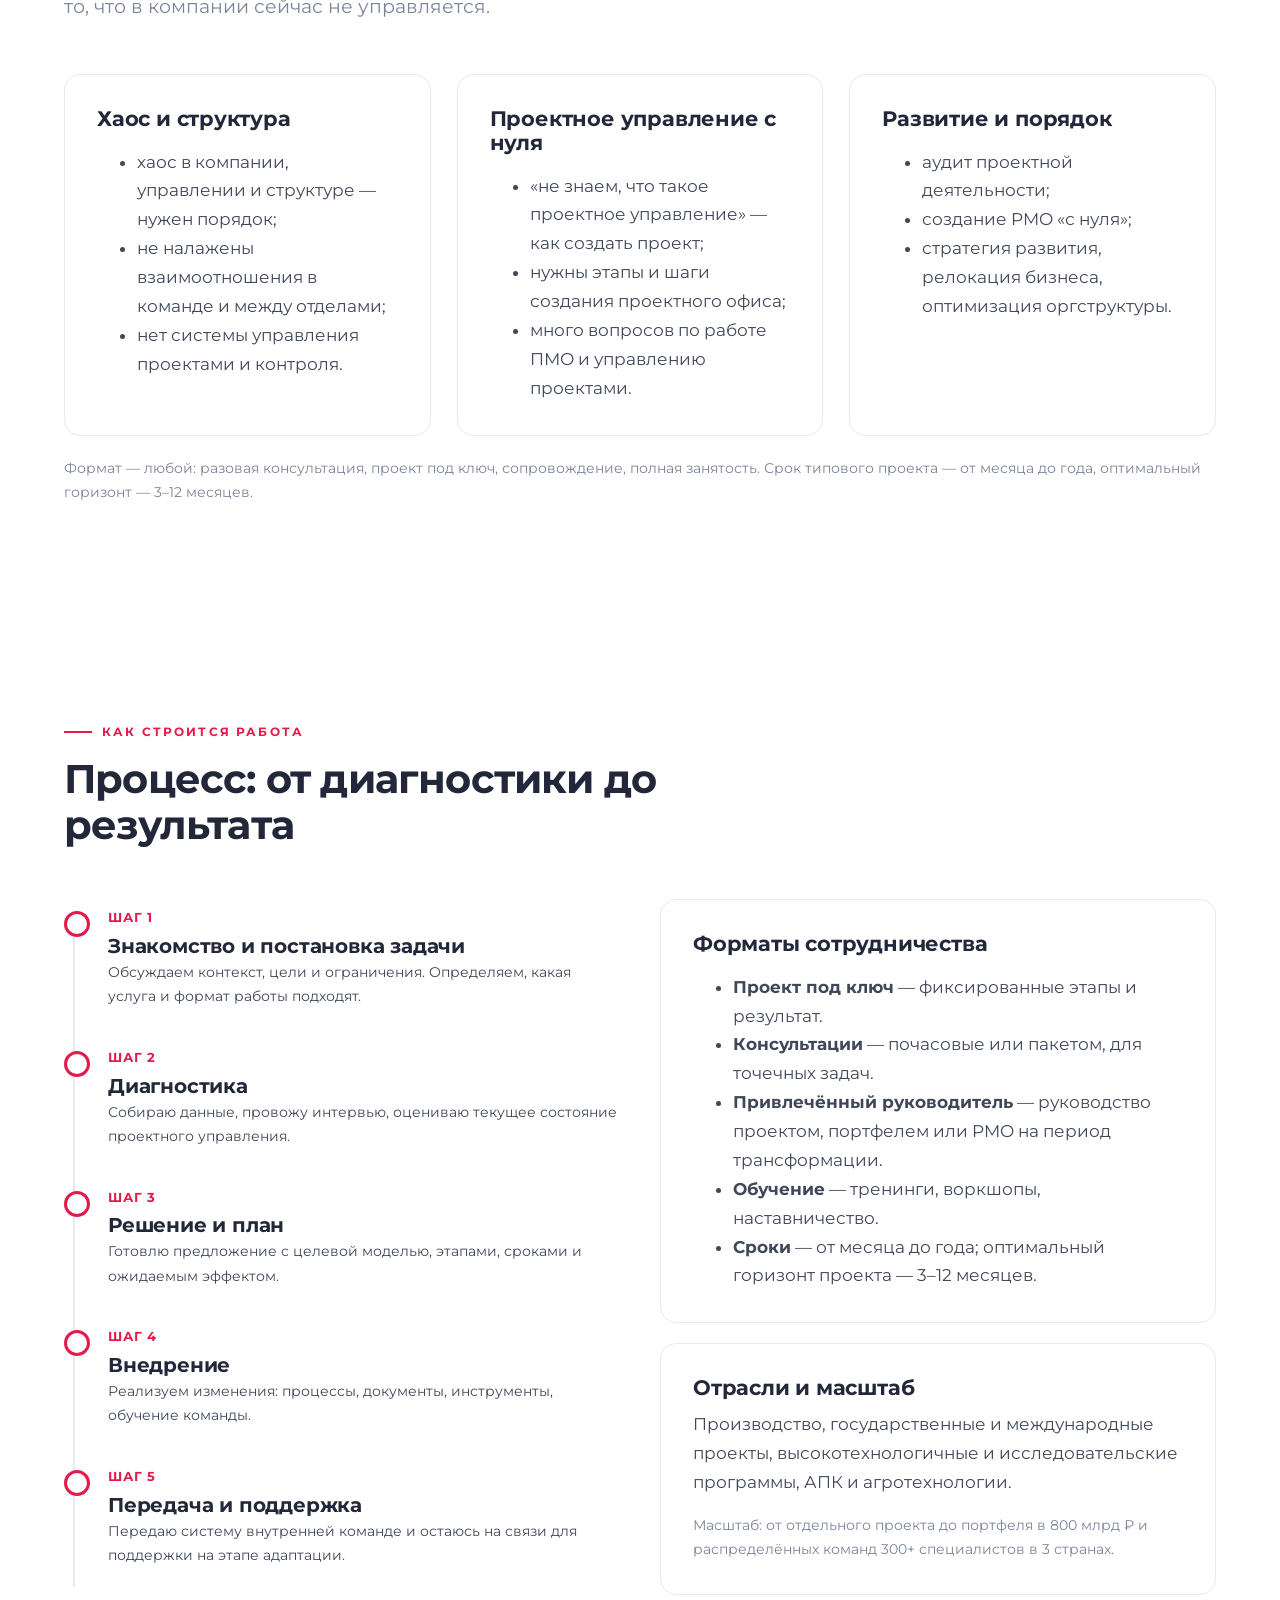
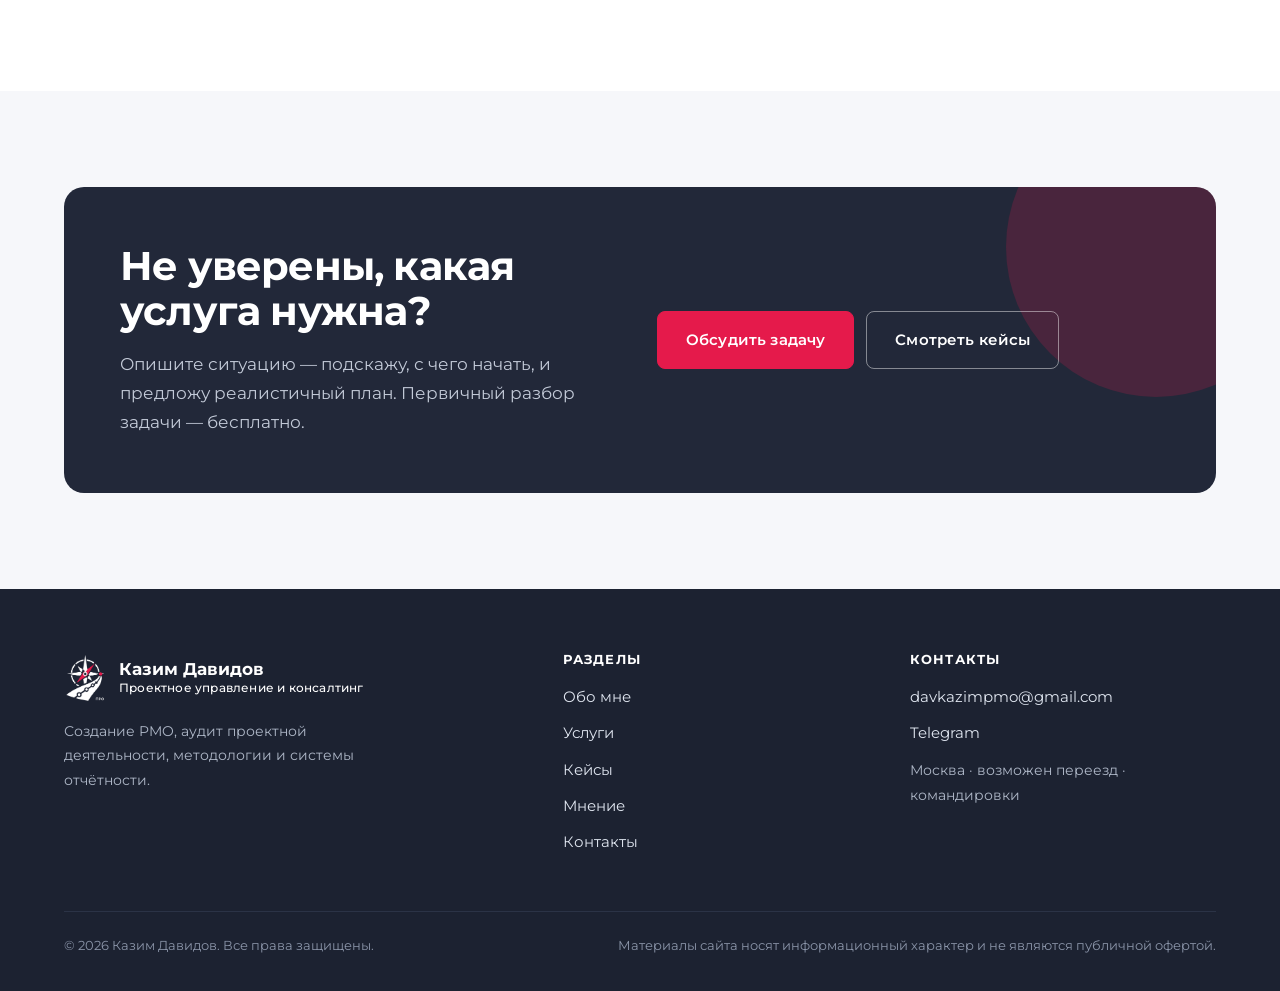
<file: services.html>
<!DOCTYPE html>
<html lang="ru">
<head>
  <meta charset="utf-8">
  <meta name="viewport" content="width=device-width, initial-scale=1">
  <title>Услуги — проектное управление, PMO, аудит | Казим Давидов</title>
  <meta name="description" content="Услуги в проектном управлении и консалтинге: построение PMO с нуля, аудит проектной деятельности, методологии и регламенты, управление портфелем, дашборды, обучение руководителей проектов.">
  <link rel="icon" href="assets/img/favicon.svg" type="image/svg+xml">
  <link rel="icon" href="assets/img/favicon-32x32.png" sizes="32x32" type="image/png">
  <link rel="icon" href="assets/img/favicon-16x16.png" sizes="16x16" type="image/png">
  <link rel="apple-touch-icon" href="assets/img/apple-touch-icon.png">
  <link rel="stylesheet" href="assets/css/style.css">
</head>
<body>

<header class="site-header">
  <div class="container header-inner">
    <a class="brand" href="index.html">
      <span class="brand-mark"><img src="assets/img/logo-mark.png" alt="" width="42" height="50"></span>
      <span class="brand-text">Казим Давидов<small>Проектное управление и консалтинг</small></span>
    </a>
    <button class="nav-toggle" aria-label="Меню" aria-expanded="false"><span></span></button>
    <nav class="site-nav">
      <a href="about.html">Обо мне</a>
      <a href="services.html" class="active">Услуги</a>
      <a href="cases.html">Кейсы</a>
      <a href="blog.html">Мнение</a>
      <a href="contacts.html" class="btn btn-sm btn-primary">Связаться</a>
    </nav>
  </div>
</header>

<main>

  <section class="section">
    <div class="container">
      <div class="section-head">
        <p class="eyebrow">Услуги</p>
        <h1>Проектное управление и консалтинг под задачу компании</h1>
        <p class="lead">Проектное управление и операционная эффективность. Работаю в двух форматах: как внешний консультант (диагностика, методология, запуск изменений) и как привлечённый руководитель проектов, портфелей и операционных подразделений на время трансформации.</p>
      </div>
    </div>
  </section>

  <section class="section soft tight">
    <div class="container">
      <div class="grid cols-2">

        <article class="card" id="pmo">
          <div class="card-icon">01</div>
          <h3>Построение PMO «с нуля»</h3>
          <p>Проектирую и запускаю проектный офис: от целевой модели до работающей команды и отчётности.</p>
          <p class="small mb-1"><b>Что входит:</b></p>
          <ul class="small">
            <li>целевая модель и оргструктура PMO, роли и зоны ответственности;</li>
            <li>процессы: инициация, планирование, контроль, закрытие проектов;</li>
            <li>система отчётности, дашборды и KPI проектного офиса;</li>
            <li>подбор и развитие внутренней команды, передача знаний.</li>
          </ul>
          <p class="small mb-0 muted"><b>Результат:</b> работающий офис, который продолжает работать без внешней поддержки.</p>
        </article>

        <article class="card" id="audit">
          <div class="card-icon">02</div>
          <h3>Аудит проектной деятельности</h3>
          <p>Комплексная диагностика управления проектами и портфелем: где теряются сроки, деньги и решения.</p>
          <p class="small mb-1"><b>Что входит:</b></p>
          <ul class="small">
            <li>оценка зрелости проектного управления;</li>
            <li>анализ процессов, документов и инструментов;</li>
            <li>интервью с руководителями и командами;</li>
            <li>карта точек роста и дорожная карта улучшений.</li>
          </ul>
          <p class="small mb-0 muted"><b>Результат:</b> понятная картина проблем в цифрах и приоритизированный план действий.</p>
        </article>

        <article class="card" id="method">
          <div class="card-icon">03</div>
          <h3>Методологии и регламенты</h3>
          <p>Разрабатываю корпоративные стандарты управления проектами под масштаб и специфику компании.</p>
          <p class="small mb-1"><b>Что входит:</b></p>
          <ul class="small">
            <li>корпоративный стандарт и регламенты проектной деятельности;</li>
            <li>шаблоны документов: устав, план, реестр рисков, статус-отчёты;</li>
            <li>методики приоритизации и оценки проектов;</li>
            <li>адаптация PMI, PRINCE2, P3O, Agile под вашу среду.</li>
          </ul>
          <p class="small mb-0 muted"><b>Результат:</b> единые правила игры, которые не нужно «перепридумывать» на каждом проекте.</p>
        </article>

        <article class="card" id="portfolio">
          <div class="card-icon">04</div>
          <h3>Управление портфелем и программами</h3>
          <p>Беру на себя управление портфелем проектов и межфункциональными программами.</p>
          <p class="small mb-1"><b>Что входит:</b></p>
          <ul class="small">
            <li>приоритизация и балансировка портфеля;</li>
            <li>планирование ресурсов и управление ограничениями;</li>
            <li>управление рисками, изменениями и стейкхолдерами;</li>
            <li>управленческая отчётность для совета директоров и топ-менеджмента.</li>
          </ul>
          <p class="small mb-0 muted"><b>Результат:</b> прозрачный портфель и предсказуемые сроки по ключевым проектам.</p>
        </article>

        <article class="card" id="dashboards">
          <div class="card-icon">05</div>
          <h3>Дашборды и система отчётности</h3>
          <p>Превращаю разрозненные данные о проектах в управленческую картину для решений.</p>
          <p class="small mb-1"><b>Что входит:</b></p>
          <ul class="small">
            <li>система метрик и статусов проектов и портфеля;</li>
            <li>дашборды в Power BI, отчёты в MS Project и Jira;</li>
            <li>регламент подготовки и периодичность отчётности;</li>
            <li>автоматизация сбора данных.</li>
          </ul>
          <p class="small mb-0 muted"><b>Результат:</b> руководитель видит отклонения раньше, чем они превращаются в срыв сроков.</p>
        </article>

        <article class="card" id="training">
          <div class="card-icon">06</div>
          <h3>Обучение и развитие руководителей проектов</h3>
          <p>Обучаю команды и руководителей практике проектного управления — на реальных проектах, а не на теории.</p>
          <p class="small mb-1"><b>Что входит:</b></p>
          <ul class="small">
            <li>тренинги и воркшопы по методологии и инструментам;</li>
            <li>наставничество руководителей проектов;</li>
            <li>разбор реальных кейсов команды;</li>
            <li>материалы и шаблоны для самостоятельной работы.</li>
          </ul>
          <p class="small mb-0 muted"><b>Результат:</b> команда, которая управляет проектами по единым правилам.</p>
        </article>

        <article class="card" id="ops">
          <div class="card-icon">07</div>
          <h3>Операционная эффективность</h3>
          <p>Оптимизирую операционную деятельность и оргструктуру, перестраиваю сквозные бизнес-процессы.</p>
          <p class="small mb-1"><b>Что входит:</b></p>
          <ul class="small">
            <li>реинжиниринг сквозных бизнес-процессов (BPM);</li>
            <li>оптимизация оргструктуры и устранение дублирующих функций;</li>
            <li>внедрение систем KPI и управленческой отчётности;</li>
            <li>снижение операционных затрат и повышение производительности.</li>
          </ul>
          <p class="small mb-0 muted"><b>Результат:</b> процессы работают быстрее и предсказуемее, затраты ниже, решения принимаются оперативнее.</p>
        </article>

        <article class="card" id="crisis">
          <div class="card-icon">08</div>
          <h3>Кризис-менеджмент и стабилизация</h3>
          <p>Беру на себя управление в ситуации срыва сроков, перегрузки команд и хаоса в процессах.</p>
          <p class="small mb-1"><b>Что входит:</b></p>
          <ul class="small">
            <li>быстрая диагностика и выявление корневых причин сбоев;</li>
            <li>стабилизация приоритетов и загрузки команд;</li>
            <li>восстановление управляемости проектов и процессов;</li>
            <li>бережный переход к устойчивой модели без потери людей.</li>
          </ul>
          <p class="small mb-0 muted"><b>Результат:</b> управляемость восстановлена, команда сохраняется, проекты возвращаются в сроки.</p>
        </article>

      </div>
    </div>
  </section>

  <!-- TYPICAL TASKS -->
  <section class="section">
    <div class="container">
      <div class="section-head">
        <p class="eyebrow">С чем приходят</p>
        <h2>Типовые задачи, с которыми обращаются</h2>
        <p class="lead">В большинстве случаев речь не про методологию ради методологии, а про то, что в компании сейчас не управляется.</p>
      </div>
      <div class="grid cols-3">
        <div class="card">
          <h3 class="mt-0">Хаос и структура</h3>
          <ul class="mb-0">
            <li>хаос в компании, управлении и структуре — нужен порядок;</li>
            <li>не налажены взаимоотношения в команде и между отделами;</li>
            <li>нет системы управления проектами и контроля.</li>
          </ul>
        </div>
        <div class="card">
          <h3 class="mt-0">Проектное управление с нуля</h3>
          <ul class="mb-0">
            <li>«не знаем, что такое проектное управление» — как создать проект;</li>
            <li>нужны этапы и шаги создания проектного офиса;</li>
            <li>много вопросов по работе ПМО и управлению проектами.</li>
          </ul>
        </div>
        <div class="card">
          <h3 class="mt-0">Развитие и порядок</h3>
          <ul class="mb-0">
            <li>аудит проектной деятельности;</li>
            <li>создание PMO «с нуля»;</li>
            <li>стратегия развития, релокация бизнеса, оптимизация оргструктуры.</li>
          </ul>
        </div>
      </div>
      <p class="small muted" style="margin-top:20px">Формат — любой: разовая консультация, проект под ключ, сопровождение, полная занятость. Срок типового проекта — от месяца до года, оптимальный горизонт — 3–12 месяцев.</p>
    </div>
  </section>

  <!-- PROCESS -->
  <section class="section">
    <div class="container">
      <div class="section-head">
        <p class="eyebrow">Как строится работа</p>
        <h2>Процесс: от диагностики до результата</h2>
      </div>
      <div class="grid cols-2" style="gap:40px">
        <div class="timeline">
          <div class="tl-item">
            <div class="tl-when">Шаг 1</div>
            <h3>Знакомство и постановка задачи</h3>
            <p class="small mb-0">Обсуждаем контекст, цели и ограничения. Определяем, какая услуга и формат работы подходят.</p>
          </div>
          <div class="tl-item">
            <div class="tl-when">Шаг 2</div>
            <h3>Диагностика</h3>
            <p class="small mb-0">Собираю данные, провожу интервью, оцениваю текущее состояние проектного управления.</p>
          </div>
          <div class="tl-item">
            <div class="tl-when">Шаг 3</div>
            <h3>Решение и план</h3>
            <p class="small mb-0">Готовлю предложение с целевой моделью, этапами, сроками и ожидаемым эффектом.</p>
          </div>
          <div class="tl-item">
            <div class="tl-when">Шаг 4</div>
            <h3>Внедрение</h3>
            <p class="small mb-0">Реализуем изменения: процессы, документы, инструменты, обучение команды.</p>
          </div>
          <div class="tl-item">
            <div class="tl-when">Шаг 5</div>
            <h3>Передача и поддержка</h3>
            <p class="small mb-0">Передаю систему внутренней команде и остаюсь на связи для поддержки на этапе адаптации.</p>
          </div>
        </div>
        <div>
          <div class="card mb-2">
            <h3 class="mt-0">Форматы сотрудничества</h3>
            <ul class="mb-0">
              <li><b>Проект под ключ</b> — фиксированные этапы и результат.</li>
              <li><b>Консультации</b> — почасовые или пакетом, для точечных задач.</li>
              <li><b>Привлечённый руководитель</b> — руководство проектом, портфелем или PMO на период трансформации.</li>
              <li><b>Обучение</b> — тренинги, воркшопы, наставничество.</li>
              <li><b>Сроки</b> — от месяца до года; оптимальный горизонт проекта — 3–12 месяцев.</li>
            </ul>
          </div>
          <div class="card">
            <h3 class="mt-0">Отрасли и масштаб</h3>
            <p>Производство, государственные и международные проекты, высокотехнологичные и исследовательские программы, АПК и агротехнологии.</p>
            <p class="small mb-0 muted">Масштаб: от отдельного проекта до портфеля в 800 млрд ₽ и распределённых команд 300+ специалистов в 3 странах.</p>
          </div>
        </div>
      </div>
    </div>
  </section>

  <!-- CTA -->
  <section class="section soft">
    <div class="container">
      <div class="cta-band">
        <div class="grid cols-2" style="align-items:center;gap:34px">
          <div>
            <h2>Не уверены, какая услуга нужна?</h2>
            <p class="mb-0">Опишите ситуацию — подскажу, с чего начать, и предложу реалистичный план. Первичный разбор задачи — бесплатно.</p>
          </div>
          <div style="display:flex;gap:12px;flex-wrap:wrap">
            <a class="btn btn-accent" href="contacts.html">Обсудить задачу</a>
            <a class="btn btn-ghost" href="cases.html">Смотреть кейсы</a>
          </div>
        </div>
      </div>
    </div>
  </section>

</main>

<footer class="site-footer">
  <div class="container">
    <div class="footer-grid">
      <div class="footer-brand">
        <a class="brand" href="index.html">
          <span class="brand-mark"><img src="assets/img/logo-mark-dark.png" alt="" width="42" height="50"></span>
          <span class="brand-text">Казим Давидов<small>Проектное управление и консалтинг</small></span>
        </a>
        <p class="small" style="margin-top:16px;max-width:320px">Создание PMO, аудит проектной деятельности, методологии и системы отчётности.</p>
      </div>
      <div>
        <h4>Разделы</h4>
        <ul>
          <li><a href="about.html">Обо мне</a></li>
          <li><a href="services.html">Услуги</a></li>
          <li><a href="cases.html">Кейсы</a></li>
          <li><a href="blog.html">Мнение</a></li>
          <li><a href="contacts.html">Контакты</a></li>
        </ul>
      </div>
      <div>
        <h4>Контакты</h4>
        <ul>
          <li><a href="mailto:davkazimpmo@gmail.com">davkazimpmo@gmail.com</a></li>
          <li><a href="https://t.me/KazimPMO">Telegram</a></li>
          <li><span class="small">Москва · возможен переезд · командировки</span></li>
        </ul>
      </div>
    </div>
    <div class="footer-bottom">
      <span>© <span class="js-year">2026</span> Казим Давидов. Все права защищены.</span>
      <span>Материалы сайта носят информационный характер и не являются публичной офертой.</span>
    </div>
  </div>
</footer>

<script src="assets/js/main.js"></script>
</body>
</html>
</file>
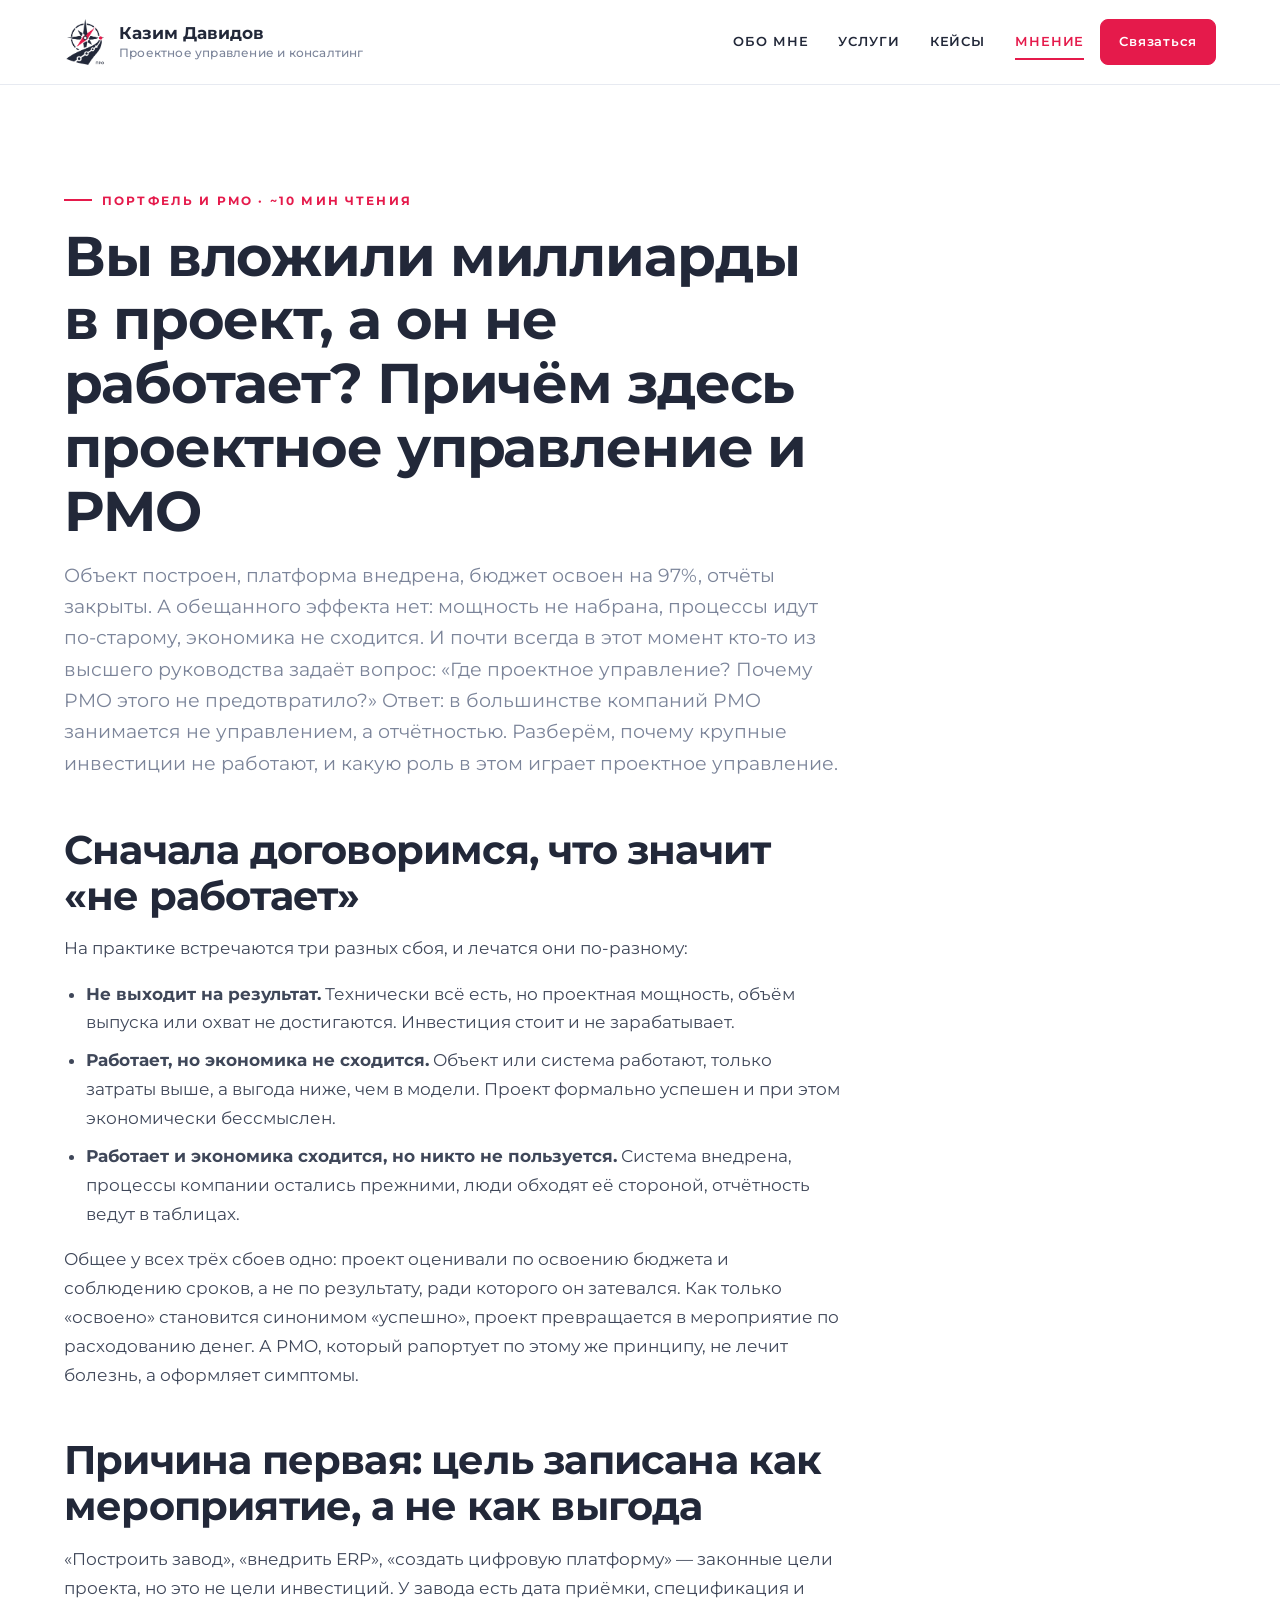
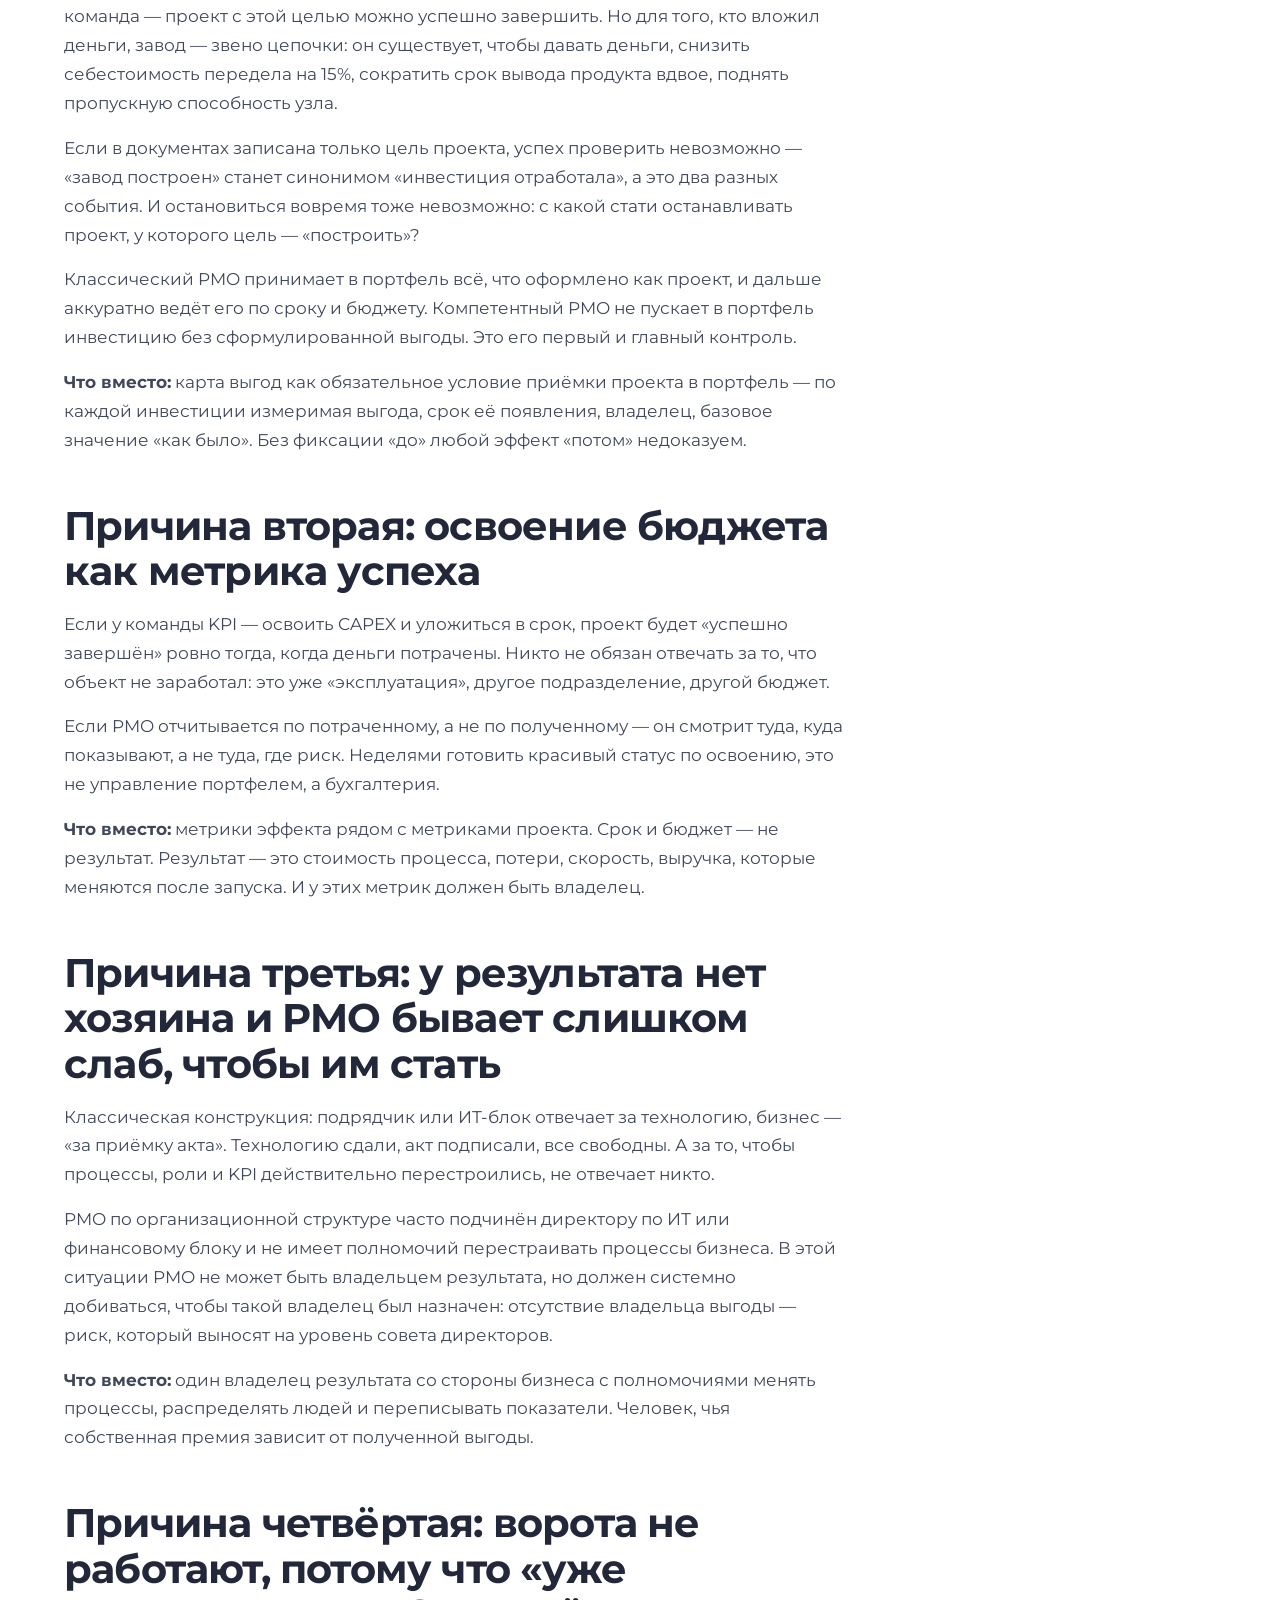
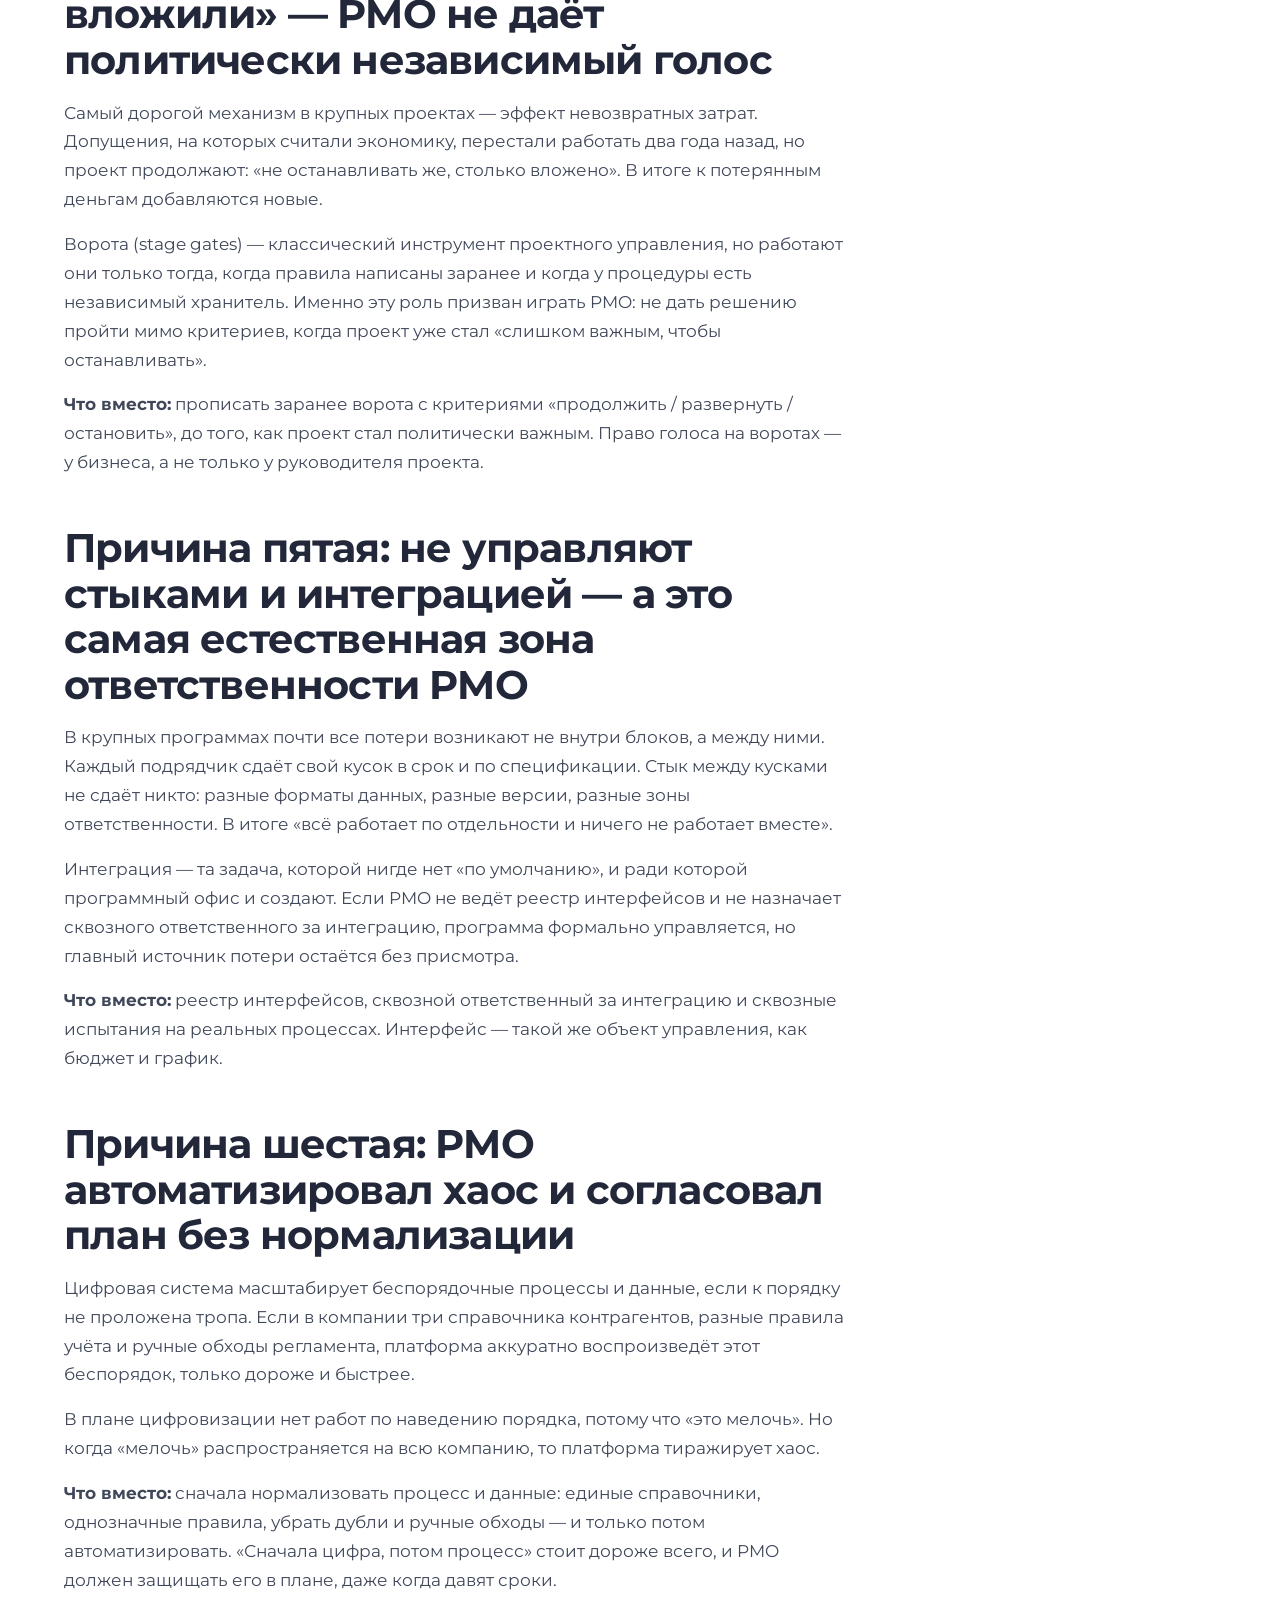
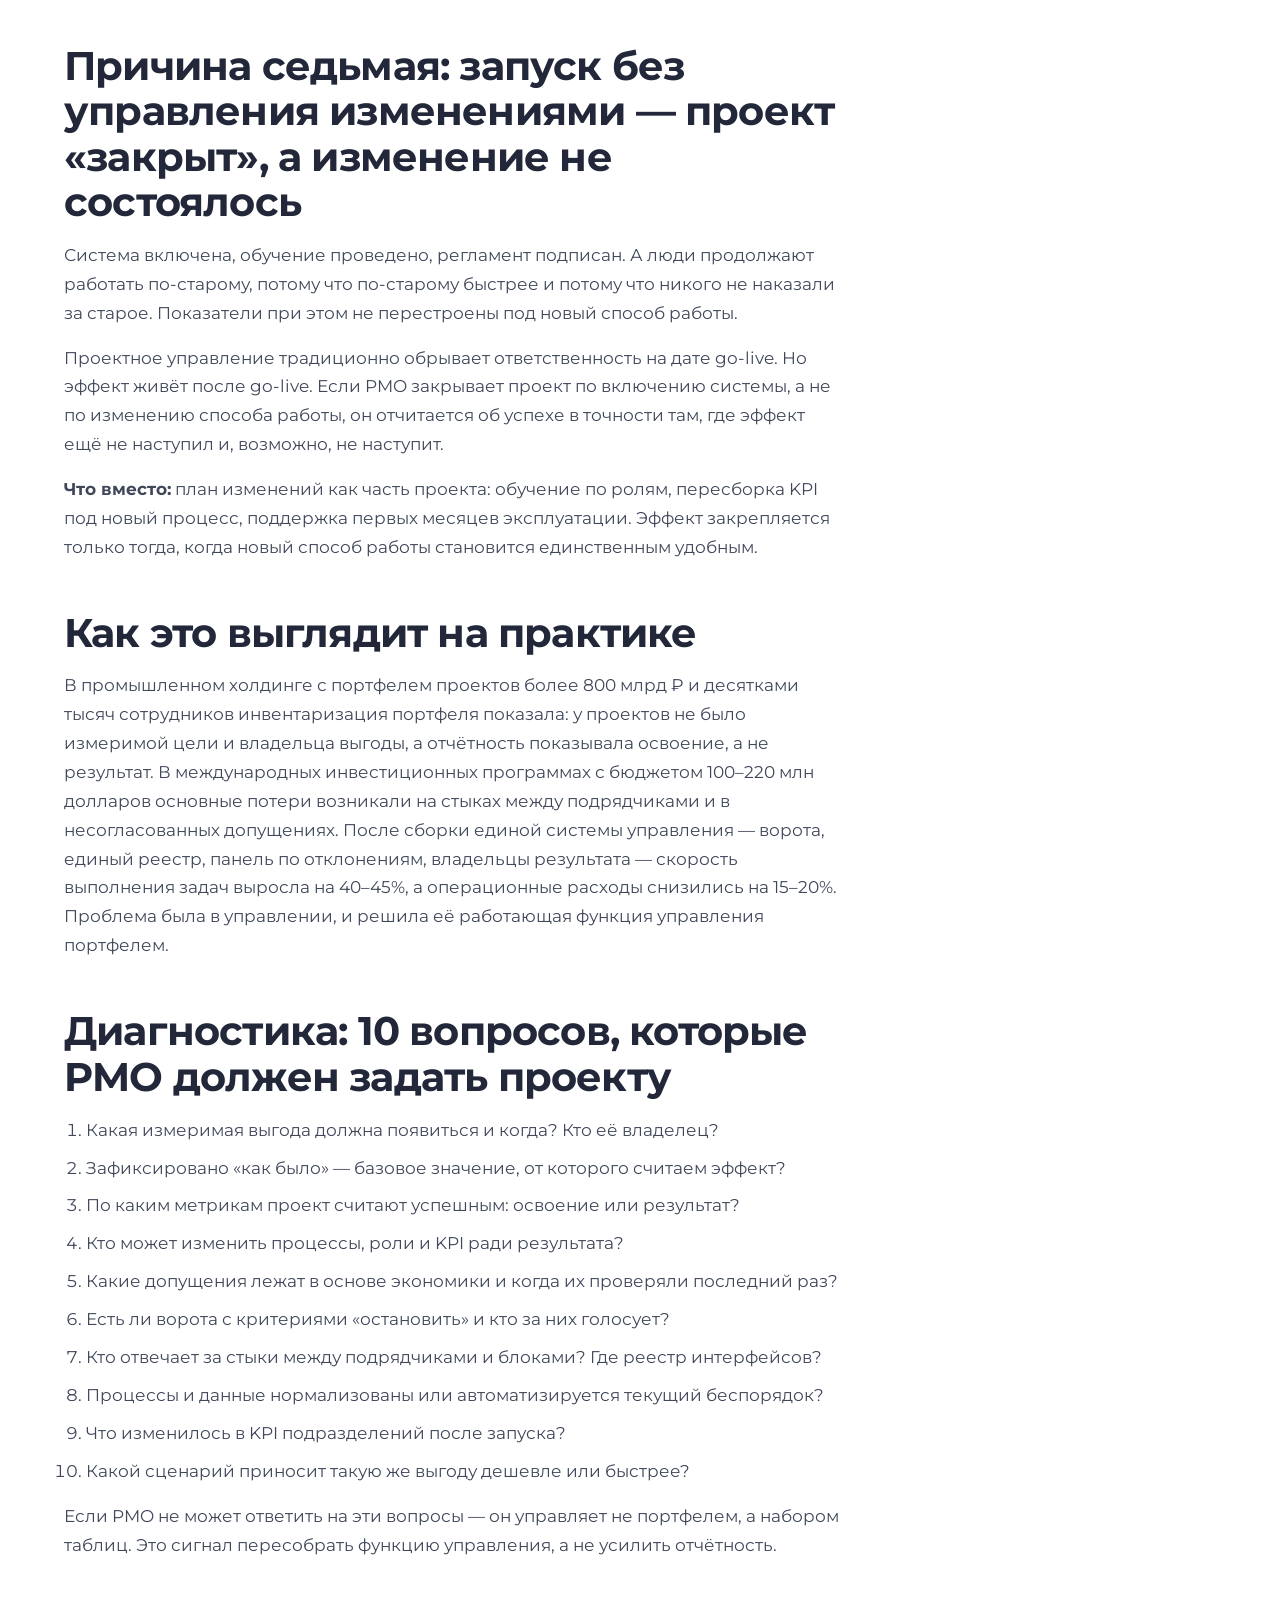
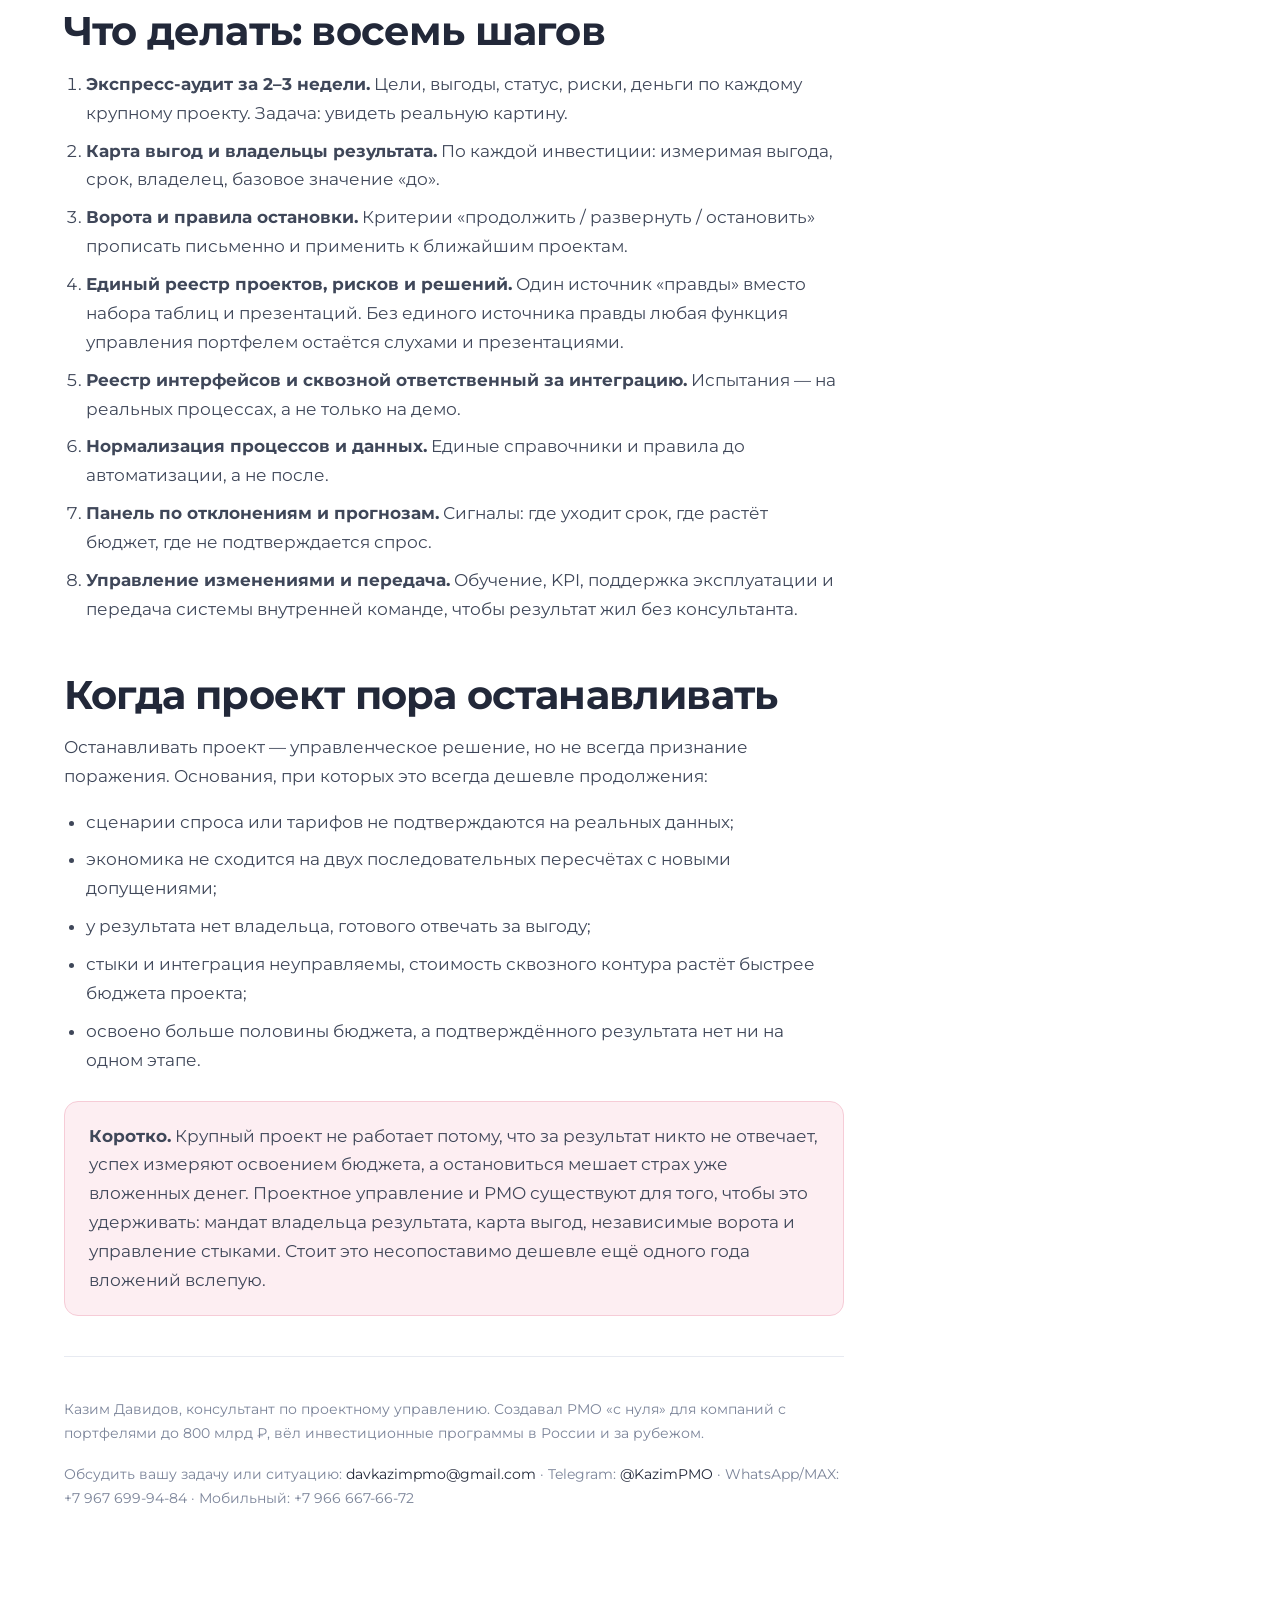
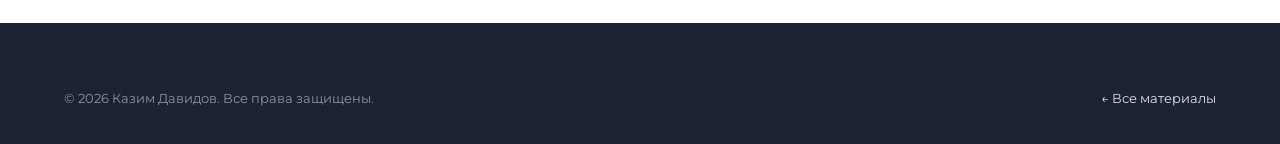
<file: articles/billions-project-not-working.html>
<!DOCTYPE html>
<html lang="ru">
<head>
  <meta charset="utf-8">
  <meta name="viewport" content="width=device-width, initial-scale=1">
  <title>Вы вложили миллиарды в проект, а он не работает? Причём здесь проектное управление и PMO — Казим Давидов</title>
  <meta name="description" content="Бюджет освоен, объект построен, система внедрена — а эффекта нет. Разбираю 7 причин, почему крупные инвестиции не дают результата, роль PMO в этом, 10 диагностических вопросов и 8 шагов.">
  <link rel="icon" href="../assets/img/favicon.svg" type="image/svg+xml">
  <link rel="icon" href="../assets/img/favicon-32x32.png" sizes="32x32" type="image/png">
  <link rel="icon" href="../assets/img/favicon-16x16.png" sizes="16x16" type="image/png">
  <link rel="apple-touch-icon" href="../assets/img/apple-touch-icon.png">
  <link rel="stylesheet" href="../assets/css/style.css">
</head>
<body>

<header class="site-header">
  <div class="container header-inner">
    <a class="brand" href="../index.html">
      <span class="brand-mark"><img src="../assets/img/logo-mark.png" alt="" width="42" height="50"></span>
      <span class="brand-text">Казим Давидов<small>Проектное управление и консалтинг</small></span>
    </a>
    <button class="nav-toggle" aria-label="Меню" aria-expanded="false"><span></span></button>
    <nav class="site-nav">
      <a href="../about.html">Обо мне</a>
      <a href="../services.html">Услуги</a>
      <a href="../cases.html">Кейсы</a>
      <a href="../blog.html" class="active">Мнение</a>
      <a href="../contacts.html" class="btn btn-sm btn-primary">Связаться</a>
    </nav>
  </div>
</header>

<main>
  <section class="section">
    <div class="container">
      <div class="prose">
        <p class="eyebrow">Портфель и PMO · ~10 мин чтения</p>
        <h1>Вы вложили миллиарды в проект, а он не работает? Причём здесь проектное управление и PMO</h1>
        <p class="lead">Объект построен, платформа внедрена, бюджет освоен на 97%, отчёты закрыты. А обещанного эффекта нет: мощность не набрана, процессы идут по-старому, экономика не сходится. И почти всегда в этот момент кто-то из высшего руководства задаёт вопрос: «Где проектное управление? Почему PMO этого не предотвратило?» Ответ: в большинстве компаний PMO занимается не управлением, а отчётностью. Разберём, почему крупные инвестиции не работают, и какую роль в этом играет проектное управление.</p>

        <h2>Сначала договоримся, что значит «не работает»</h2>
        <p>На практике встречаются три разных сбоя, и лечатся они по-разному:</p>
        <ul>
          <li><b>Не выходит на результат.</b> Технически всё есть, но проектная мощность, объём выпуска или охват не достигаются. Инвестиция стоит и не зарабатывает.</li>
          <li><b>Работает, но экономика не сходится.</b> Объект или система работают, только затраты выше, а выгода ниже, чем в модели. Проект формально успешен и при этом экономически бессмыслен.</li>
          <li><b>Работает и экономика сходится, но никто не пользуется.</b> Система внедрена, процессы компании остались прежними, люди обходят её стороной, отчётность ведут в таблицах.</li>
        </ul>
        <p>Общее у всех трёх сбоев одно: проект оценивали по освоению бюджета и соблюдению сроков, а не по результату, ради которого он затевался. Как только «освоено» становится синонимом «успешно», проект превращается в мероприятие по расходованию денег. А PMO, который рапортует по этому же принципу, не лечит болезнь, а оформляет симптомы.</p>

        <h2>Причина первая: цель записана как мероприятие, а не как выгода</h2>
        <p>«Построить завод», «внедрить ERP», «создать цифровую платформу» — законные цели проекта, но это не цели инвестиций. У завода есть дата приёмки, спецификация и команда — проект с этой целью можно успешно завершить. Но для того, кто вложил деньги, завод — звено цепочки: он существует, чтобы давать деньги, снизить себестоимость передела на 15%, сократить срок вывода продукта вдвое, поднять пропускную способность узла.</p>
        <p>Если в документах записана только цель проекта, успех проверить невозможно — «завод построен» станет синонимом «инвестиция отработала», а это два разных события. И остановиться вовремя тоже невозможно: с какой стати останавливать проект, у которого цель — «построить»?</p>
        <p>Классический PMO принимает в портфель всё, что оформлено как проект, и дальше аккуратно ведёт его по сроку и бюджету. Компетентный PMO не пускает в портфель инвестицию без сформулированной выгоды. Это его первый и главный контроль.</p>
        <p><b>Что вместо:</b> карта выгод как обязательное условие приёмки проекта в портфель — по каждой инвестиции измеримая выгода, срок её появления, владелец, базовое значение «как было». Без фиксации «до» любой эффект «потом» недоказуем.</p>

        <h2>Причина вторая: освоение бюджета как метрика успеха</h2>
        <p>Если у команды KPI — освоить CAPEX и уложиться в срок, проект будет «успешно завершён» ровно тогда, когда деньги потрачены. Никто не обязан отвечать за то, что объект не заработал: это уже «эксплуатация», другое подразделение, другой бюджет.</p>
        <p>Если PMO отчитывается по потраченному, а не по полученному — он смотрит туда, куда показывают, а не туда, где риск. Неделями готовить красивый статус по освоению, это не управление портфелем, а бухгалтерия.</p>
        <p><b>Что вместо:</b> метрики эффекта рядом с метриками проекта. Срок и бюджет — не результат. Результат — это стоимость процесса, потери, скорость, выручка, которые меняются после запуска. И у этих метрик должен быть владелец.</p>

        <h2>Причина третья: у результата нет хозяина и PMO бывает слишком слаб, чтобы им стать</h2>
        <p>Классическая конструкция: подрядчик или ИТ-блок отвечает за технологию, бизнес — «за приёмку акта». Технологию сдали, акт подписали, все свободны. А за то, чтобы процессы, роли и KPI действительно перестроились, не отвечает никто.</p>
        <p>PMO по организационной структуре часто подчинён директору по ИТ или финансовому блоку и не имеет полномочий перестраивать процессы бизнеса. В этой ситуации PMO не может быть владельцем результата, но должен системно добиваться, чтобы такой владелец был назначен: отсутствие владельца выгоды — риск, который выносят на уровень совета директоров.</p>
        <p><b>Что вместо:</b> один владелец результата со стороны бизнеса с полномочиями менять процессы, распределять людей и переписывать показатели. Человек, чья собственная премия зависит от полученной выгоды.</p>

        <h2>Причина четвёртая: ворота не работают, потому что «уже вложили» — PMO не даёт политически независимый голос</h2>
        <p>Самый дорогой механизм в крупных проектах — эффект невозвратных затрат. Допущения, на которых считали экономику, перестали работать два года назад, но проект продолжают: «не останавливать же, столько вложено». В итоге к потерянным деньгам добавляются новые.</p>
        <p>Ворота (stage gates) — классический инструмент проектного управления, но работают они только тогда, когда правила написаны заранее и когда у процедуры есть независимый хранитель. Именно эту роль призван играть PMO: не дать решению пройти мимо критериев, когда проект уже стал «слишком важным, чтобы останавливать».</p>
        <p><b>Что вместо:</b> прописать заранее ворота с критериями «продолжить / развернуть / остановить», до того, как проект стал политически важным. Право голоса на воротах — у бизнеса, а не только у руководителя проекта.</p>

        <h2>Причина пятая: не управляют стыками и интеграцией — а это самая естественная зона ответственности PMO</h2>
        <p>В крупных программах почти все потери возникают не внутри блоков, а между ними. Каждый подрядчик сдаёт свой кусок в срок и по спецификации. Стык между кусками не сдаёт никто: разные форматы данных, разные версии, разные зоны ответственности. В итоге «всё работает по отдельности и ничего не работает вместе».</p>
        <p>Интеграция — та задача, которой нигде нет «по умолчанию», и ради которой программный офис и создают. Если PMO не ведёт реестр интерфейсов и не назначает сквозного ответственного за интеграцию, программа формально управляется, но главный источник потери остаётся без присмотра.</p>
        <p><b>Что вместо:</b> реестр интерфейсов, сквозной ответственный за интеграцию и сквозные испытания на реальных процессах. Интерфейс — такой же объект управления, как бюджет и график.</p>

        <h2>Причина шестая: PMO автоматизировал хаос и согласовал план без нормализации</h2>
        <p>Цифровая система масштабирует беспорядочные процессы и данные, если к порядку не проложена тропа. Если в компании три справочника контрагентов, разные правила учёта и ручные обходы регламента, платформа аккуратно воспроизведёт этот беспорядок, только дороже и быстрее.</p>
        <p>В плане цифровизации нет работ по наведению порядка, потому что «это мелочь». Но когда «мелочь» распространяется на всю компанию, то платформа тиражирует хаос.</p>
        <p><b>Что вместо:</b> сначала нормализовать процесс и данные: единые справочники, однозначные правила, убрать дубли и ручные обходы — и только потом автоматизировать. «Сначала цифра, потом процесс» стоит дороже всего, и PMO должен защищать его в плане, даже когда давят сроки.</p>

        <h2>Причина седьмая: запуск без управления изменениями — проект «закрыт», а изменение не состоялось</h2>
        <p>Система включена, обучение проведено, регламент подписан. А люди продолжают работать по-старому, потому что по-старому быстрее и потому что никого не наказали за старое. Показатели при этом не перестроены под новый способ работы.</p>
        <p>Проектное управление традиционно обрывает ответственность на дате go-live. Но эффект живёт после go-live. Если PMO закрывает проект по включению системы, а не по изменению способа работы, он отчитается об успехе в точности там, где эффект ещё не наступил и, возможно, не наступит.</p>
        <p><b>Что вместо:</b> план изменений как часть проекта: обучение по ролям, пересборка KPI под новый процесс, поддержка первых месяцев эксплуатации. Эффект закрепляется только тогда, когда новый способ работы становится единственным удобным.</p>

        <h2>Как это выглядит на практике</h2>
        <p>В промышленном холдинге с портфелем проектов более 800 млрд ₽ и десятками тысяч сотрудников инвентаризация портфеля показала: у проектов не было измеримой цели и владельца выгоды, а отчётность показывала освоение, а не результат. В международных инвестиционных программах с бюджетом 100–220 млн долларов основные потери возникали на стыках между подрядчиками и в несогласованных допущениях. После сборки единой системы управления — ворота, единый реестр, панель по отклонениям, владельцы результата — скорость выполнения задач выросла на 40–45%, а операционные расходы снизились на 15–20%. Проблема была в управлении, и решила её работающая функция управления портфелем.</p>

        <h2>Диагностика: 10 вопросов, которые PMO должен задать проекту</h2>
        <ol>
          <li>Какая измеримая выгода должна появиться и когда? Кто её владелец?</li>
          <li>Зафиксировано «как было» — базовое значение, от которого считаем эффект?</li>
          <li>По каким метрикам проект считают успешным: освоение или результат?</li>
          <li>Кто может изменить процессы, роли и KPI ради результата?</li>
          <li>Какие допущения лежат в основе экономики и когда их проверяли последний раз?</li>
          <li>Есть ли ворота с критериями «остановить» и кто за них голосует?</li>
          <li>Кто отвечает за стыки между подрядчиками и блоками? Где реестр интерфейсов?</li>
          <li>Процессы и данные нормализованы или автоматизируется текущий беспорядок?</li>
          <li>Что изменилось в KPI подразделений после запуска?</li>
          <li>Какой сценарий приносит такую же выгоду дешевле или быстрее?</li>
        </ol>
        <p>Если PMO не может ответить на эти вопросы — он управляет не портфелем, а набором таблиц. Это сигнал пересобрать функцию управления, а не усилить отчётность.</p>

        <h2>Что делать: восемь шагов</h2>
        <ol>
          <li><b>Экспресс-аудит за 2–3 недели.</b> Цели, выгоды, статус, риски, деньги по каждому крупному проекту. Задача: увидеть реальную картину.</li>
          <li><b>Карта выгод и владельцы результата.</b> По каждой инвестиции: измеримая выгода, срок, владелец, базовое значение «до».</li>
          <li><b>Ворота и правила остановки.</b> Критерии «продолжить / развернуть / остановить» прописать письменно и применить к ближайшим проектам.</li>
          <li><b>Единый реестр проектов, рисков и решений.</b> Один источник «правды» вместо набора таблиц и презентаций. Без единого источника правды любая функция управления портфелем остаётся слухами и презентациями.</li>
          <li><b>Реестр интерфейсов и сквозной ответственный за интеграцию.</b> Испытания — на реальных процессах, а не только на демо.</li>
          <li><b>Нормализация процессов и данных.</b> Единые справочники и правила до автоматизации, а не после.</li>
          <li><b>Панель по отклонениям и прогнозам.</b> Сигналы: где уходит срок, где растёт бюджет, где не подтверждается спрос.</li>
          <li><b>Управление изменениями и передача.</b> Обучение, KPI, поддержка эксплуатации и передача системы внутренней команде, чтобы результат жил без консультанта.</li>
        </ol>

        <h2>Когда проект пора останавливать</h2>
        <p>Останавливать проект — управленческое решение, но не всегда признание поражения. Основания, при которых это всегда дешевле продолжения:</p>
        <ul>
          <li>сценарии спроса или тарифов не подтверждаются на реальных данных;</li>
          <li>экономика не сходится на двух последовательных пересчётах с новыми допущениями;</li>
          <li>у результата нет владельца, готового отвечать за выгоду;</li>
          <li>стыки и интеграция неуправляемы, стоимость сквозного контура растёт быстрее бюджета проекта;</li>
          <li>освоено больше половины бюджета, а подтверждённого результата нет ни на одном этапе.</li>
        </ul>

        <div class="callout">
          <b>Коротко.</b> Крупный проект не работает потому, что за результат никто не отвечает, успех измеряют освоением бюджета, а остановиться мешает страх уже вложенных денег. Проектное управление и PMO существуют для того, чтобы это удерживать: мандат владельца результата, карта выгод, независимые ворота и управление стыками. Стоит это несопоставимо дешевле ещё одного года вложений вслепую.
        </div>

        <hr>
        <p class="small muted">Казим Давидов, консультант по проектному управлению. Создавал PMO «с нуля» для компаний с портфелями до 800 млрд ₽, вёл инвестиционные программы в России и за рубежом.</p>
        <p class="small muted">Обсудить вашу задачу или ситуацию: <a href="mailto:davkazimpmo@gmail.com">davkazimpmo@gmail.com</a> · Telegram: <a href="https://t.me/KazimPMO">@KazimPMO</a> · WhatsApp/MAX: +7 967 699-94-84 · Мобильный: +7 966 667-66-72</p>
      </div>
    </div>
  </section>
</main>

<footer class="site-footer">
  <div class="container">
    <div class="footer-bottom" style="border:0;margin:0;padding:0">
      <span>© <span class="js-year">2026</span> Казим Давидов. Все права защищены.</span>
      <span><a href="../blog.html">← Все материалы</a></span>
    </div>
  </div>
</footer>

<script src="../assets/js/main.js"></script>
</body>
</html>
</file>
<file: assets/css/style.css>
/* =========================================================
   Казим Давидов — проектное управление и консалтинг
   Дизайн-система. Референс: radislavgandapas.com —
   геометрический гротеск, тёмно-синий + красный акцент.
   ========================================================= */

@import url("https://fonts.googleapis.com/css2?family=Montserrat:wght@400;500;600;700;800&display=swap");

:root {
  --ink: #222839;
  --ink-2: #3f4759;
  --muted: #7b8499;
  --line: #e7eaf1;
  --bg: #ffffff;
  --soft: #f6f7fa;
  --soft-2: #eef1f6;
  --accent: #e51a4b;
  --accent-dark: #c1123c;
  --accent-soft: #fdeef2;
  --ok: #12724b;
  --link: #222839;

  --radius: 16px;
  --radius-sm: 10px;
  --shadow-sm: 0 2px 12px rgba(34, 40, 57, 0.06);
  --shadow: 0 20px 44px rgba(34, 40, 57, 0.12);
  --maxw: 1200px;
  --font: "Montserrat", system-ui, -apple-system, "Segoe UI", Roboto, "Helvetica Neue", Arial, sans-serif;
  --serif: "PT Serif", Georgia, "Times New Roman", serif;
}

* { box-sizing: border-box; }

html { scroll-behavior: smooth; }

body {
  margin: 0;
  font-family: var(--font);
  font-size: 16.5px;
  line-height: 1.75;
  color: var(--ink-2);
  background: var(--bg);
  -webkit-font-smoothing: antialiased;
  text-rendering: optimizeLegibility;
}

::selection { background: var(--accent); color: #fff; }

img { max-width: 100%; display: block; }

a { color: var(--ink); text-decoration: none; transition: color .15s ease; }
a:hover { color: var(--accent); }

.container { width: 100%; max-width: var(--maxw); margin: 0 auto; padding: 0 24px; }

/* ---------- Header ---------- */
.site-header {
  position: sticky;
  top: 0;
  z-index: 50;
  background: #fff;
  border-bottom: 1px solid var(--line);
}
.header-inner { display: flex; align-items: center; justify-content: space-between; gap: 18px; min-height: 84px; }

.brand { display: flex; align-items: center; gap: 13px; color: var(--ink); }
.brand:hover { color: var(--ink); }
.brand-mark {
  width: auto; height: 50px; flex: 0 0 auto;
  display: grid; place-items: center;
  border-radius: 12px;
  background: none;
  color: #fff;
}
.brand-mark img { display: block; height: 50px; width: auto; max-width: 100%; }
.brand-text { line-height: 1.15; font-weight: 700; font-size: 17px; color: var(--ink); }
.brand-text small { display: block; font-weight: 500; font-size: 11.5px; color: var(--muted); letter-spacing: 0.2px; margin-top: 3px; }

.site-nav { display: flex; align-items: center; gap: 2px; }
.site-nav a:not(.btn) {
  position: relative;
  color: var(--ink);
  padding: 10px 14px;
  font-size: 12.5px;
  font-weight: 600;
  letter-spacing: 0.07em;
  text-transform: uppercase;
}
.site-nav a:not(.btn)::after {
  content: ""; position: absolute; left: 14px; right: 14px; bottom: 3px; height: 2px;
  background: var(--accent); transform: scaleX(0); transform-origin: left;
  transition: transform .22s ease;
}
.site-nav a:not(.btn):hover { color: var(--accent); }
.site-nav a:not(.btn):hover::after,
.site-nav a:not(.btn).active::after { transform: scaleX(1); }
.site-nav a:not(.btn).active { color: var(--accent); }

.nav-toggle {
  display: none;
  background: none; border: 0; cursor: pointer;
  padding: 8px; border-radius: 8px;
}
.nav-toggle span, .nav-toggle span::before, .nav-toggle span::after {
  content: ""; display: block;
  width: 24px; height: 2px; background: var(--ink); border-radius: 2px; position: relative;
}
.nav-toggle span::before { position: absolute; top: -7px; }
.nav-toggle span::after { position: absolute; top: 7px; }

/* ---------- Buttons ---------- */
/* Селекторы .btn.btn-* намеренно двойные: так стили кнопки не перебиваются
   общими правилами ссылок в шапке, футере и CTA-блоках. Текст кнопки
   всегда виден, а не только при наведении. */
.btn {
  display: inline-flex; align-items: center; justify-content: center; gap: 9px;
  padding: 15px 28px;
  border-radius: 8px;
  font-family: inherit;
  font-weight: 600; font-size: 15px; letter-spacing: 0.01em;
  border: 1.5px solid transparent;
  cursor: pointer;
  transition: transform .15s ease, background .18s ease, border-color .18s ease,
              color .18s ease, box-shadow .18s ease;
}
.btn:hover { text-decoration: none; transform: translateY(-2px); }
.btn.btn-primary { background: var(--accent); color: #fff; border-color: var(--accent); }
.btn.btn-primary:hover,
.btn.btn-primary.active {
  background: var(--accent-dark); border-color: var(--accent-dark); color: #fff;
  box-shadow: 0 12px 26px rgba(229, 26, 75, 0.30);
}
.btn.btn-accent { background: var(--accent); color: #fff; border-color: var(--accent); }
.btn.btn-accent:hover {
  background: var(--accent-dark); border-color: var(--accent-dark); color: #fff;
  box-shadow: 0 12px 26px rgba(229, 26, 75, 0.30);
}
.btn.btn-ghost { background: transparent; color: var(--ink); border-color: #d2d8e3; }
.btn.btn-ghost:hover { border-color: var(--ink); background: var(--ink); color: #fff; }
.btn-sm { padding: 11px 18px; font-size: 13px; }

/* Кнопка в шапке: возвращаем ей размеры кнопки, а не пункта меню */
.site-nav a.btn { padding: 11px 18px; font-size: 12.5px; letter-spacing: 0.06em; }

/* ---------- Sections ---------- */
.section { padding: 96px 0; }
.section.soft { background: var(--soft); }
.section.tight { padding: 64px 0; }
.section-head { max-width: 780px; margin-bottom: 52px; }
.section-head.center { margin-left: auto; margin-right: auto; text-align: center; }

.eyebrow {
  display: inline-flex; align-items: center; gap: 10px;
  text-transform: uppercase; letter-spacing: 0.18em;
  font-size: 12px; font-weight: 700; color: var(--accent);
  margin: 0 0 14px;
}
.eyebrow::before { content: ""; width: 28px; height: 2px; background: var(--accent); display: block; }
.section-head.center .eyebrow { justify-content: center; }

h1, h2, h3, h4 { line-height: 1.14; margin: 0 0 16px; color: var(--ink); font-weight: 700; letter-spacing: -0.02em; }
h1 { font-size: clamp(34px, 5vw, 56px); }
h2 { font-size: clamp(27px, 3.4vw, 40px); }
h3 { font-size: 21px; letter-spacing: -0.01em; }
h4 { font-size: 16px; letter-spacing: 0; }
p { margin: 0 0 16px; color: var(--ink-2); }
.lead { font-size: 19px; line-height: 1.65; color: var(--muted); }
.muted { color: var(--muted); }

/* ---------- Hero ---------- */
.hero { padding: 104px 0 92px; background: linear-gradient(180deg, var(--soft) 0%, #fff 100%); }
.hero-grid { display: grid; grid-template-columns: 1.08fr 0.92fr; gap: 64px; align-items: center; }
.hero h1 { margin: 16px 0 22px; }
.hero .lead { margin-bottom: 30px; max-width: 600px; }
.hero-actions { display: flex; flex-wrap: wrap; gap: 12px; margin-bottom: 30px; }
.hero-tags { display: flex; flex-wrap: wrap; gap: 8px; }
.tag {
  font-size: 13px; font-weight: 600; color: var(--ink);
  background: #fff; border: 1px solid var(--line);
  padding: 7px 13px; border-radius: 999px;
  transition: border-color .15s ease, color .15s ease;
}
.tag:hover { border-color: var(--accent); color: var(--accent); }

/* ---------- Лого в слотах hero / about ---------- */
.hero-photo { margin: 0; }
.hero-photo img,
.about-photo img {
  display: block; width: 100%; height: auto;
}

/* ---------- Metrics strip ---------- */
.metrics { display: grid; grid-template-columns: repeat(4, 1fr); gap: 26px; }
.metric { border-left: 2px solid var(--accent); padding-left: 20px; }
.metric b { display: block; font-size: 40px; line-height: 1.1; font-weight: 700; color: var(--ink); letter-spacing: -0.02em; }
.metric span { display: block; margin-top: 8px; font-size: 13.5px; color: var(--muted); }
.hero-card {
  background: #fff; border: 1px solid var(--line);
  border-radius: var(--radius); box-shadow: var(--shadow);
  padding: 26px;
}
.hero-card .metric-row { display: grid; grid-template-columns: 1fr 1fr; gap: 18px; }

/* ---------- Cards ---------- */
.grid { display: grid; gap: 26px; }
.grid.cols-2 { grid-template-columns: repeat(2, 1fr); }
.grid.cols-3 { grid-template-columns: repeat(3, 1fr); }

.card {
  background: #fff; border: 1px solid var(--line); border-radius: var(--radius);
  padding: 32px; transition: transform .18s ease, box-shadow .18s ease, border-color .18s ease;
}
.card.hoverable:hover { transform: translateY(-6px); box-shadow: var(--shadow); border-color: #dfe4ee; }
.card .card-icon {
  width: 52px; height: 52px; border-radius: 13px; background: var(--accent-soft);
  display: grid; place-items: center; font-weight: 700; font-size: 15px;
  color: var(--accent); margin-bottom: 18px;
}
.card h3 { margin-bottom: 10px; }
.card p:last-child { margin-bottom: 0; }
.card-link { font-weight: 700; font-size: 15px; color: var(--ink); }
.card-link:hover { color: var(--accent); }
.card h3 a { color: var(--ink); }
.card h3 a:hover { color: var(--accent); }

/* ---------- Cases ---------- */
.case {
  background: #fff; border: 1px solid var(--line); border-radius: var(--radius);
  padding: 36px; margin-bottom: 28px;
}
.case-head { display: flex; flex-wrap: wrap; gap: 10px 16px; align-items: center; margin-bottom: 14px; }
.case h3 { margin: 0; font-size: 24px; }
.pill {
  font-size: 11.5px; font-weight: 700; letter-spacing: 0.08em; text-transform: uppercase;
  padding: 6px 12px; border-radius: 999px; background: var(--soft-2); color: var(--ink-2);
}
.pill.accent { background: var(--accent-soft); color: var(--accent); }
.case-meta { display: flex; flex-wrap: wrap; gap: 16px 30px; margin: 18px 0 8px; }
.case-meta div { font-size: 13px; color: var(--muted); }
.case-meta b { color: var(--ink); font-size: 20px; font-weight: 700; display: block; }
.case-block { margin-top: 22px; }
.case-block h4 {
  font-size: 12.5px; text-transform: uppercase; letter-spacing: 0.12em;
  color: var(--accent); font-weight: 700; margin-bottom: 10px;
}
.case-block ul { margin: 0; padding-left: 20px; color: var(--ink-2); }
.case-block li { margin-bottom: 7px; }
.results { display: flex; flex-wrap: wrap; gap: 10px; margin-top: 10px; }
.result-chip {
  background: #eafaf1; color: var(--ok); border: 1px solid #cdeeda;
  font-size: 14px; font-weight: 600; padding: 9px 14px; border-radius: 9px;
}
.case-files { display: flex; flex-wrap: wrap; gap: 10px; margin: 22px 0 0; }

/* ---------- Timeline ---------- */
.timeline { position: relative; margin-top: 8px; }
.timeline::before {
  content: ""; position: absolute; left: 9px; top: 8px; bottom: 8px; width: 2px; background: var(--line);
}
.tl-item { position: relative; padding-left: 44px; padding-bottom: 38px; }
.tl-item:last-child { padding-bottom: 0; }
.tl-item::before {
  content: ""; position: absolute; left: 0; top: 4px; width: 20px; height: 20px;
  border-radius: 50%; background: #fff; border: 3px solid var(--accent);
}
.tl-item .tl-when { font-size: 12.5px; font-weight: 700; color: var(--accent); letter-spacing: 0.06em; text-transform: uppercase; }
.tl-item h3 { margin: 6px 0 2px; font-size: 20px; }
.tl-item .tl-org { font-weight: 600; color: var(--ink); margin-bottom: 12px; }
.tl-item ul { margin: 0 0 6px; padding-left: 20px; }
.tl-item li { margin-bottom: 6px; color: var(--ink-2); }

/* ---------- Prose (articles / resume) ---------- */
.prose { max-width: 780px; }
.prose h2 { margin-top: 48px; }
.prose h3 { margin-top: 34px; }
.prose ul, .prose ol { padding-left: 22px; }
.prose li { margin-bottom: 9px; color: var(--ink-2); }
.prose blockquote {
  margin: 26px 0; padding: 18px 24px; border-left: 3px solid var(--accent);
  background: var(--soft); border-radius: 0 12px 12px 0; color: var(--ink-2);
}
.prose hr { border: 0; border-top: 1px solid var(--line); margin: 40px 0; }
.prose code { background: var(--soft-2); padding: 2px 7px; border-radius: 6px; font-size: 15px; }
.prose .callout {
  background: var(--accent-soft); border: 1px solid #f6ccd7; border-radius: 14px;
  padding: 20px 24px; margin: 26px 0;
}

/* ---------- Tags / chips row ---------- */
.chips { display: flex; flex-wrap: wrap; gap: 8px; margin: 0 0 8px; }
.chip { font-size: 13px; background: var(--soft-2); color: var(--ink-2); padding: 7px 12px; border-radius: 8px; font-weight: 500; }

/* ---------- Article list ---------- */
.post { display: grid; grid-template-columns: 180px 1fr; gap: 28px; padding: 30px 0; border-bottom: 1px solid var(--line); }
.post:first-child { border-top: 1px solid var(--line); }
.post .post-meta { font-size: 12.5px; font-weight: 600; letter-spacing: 0.08em; text-transform: uppercase; color: var(--accent); }
.post h2 { font-size: 24px; margin-bottom: 10px; }
.post h2 a { color: var(--ink); }
.post h2 a:hover { color: var(--accent); }
.post p { margin-bottom: 0; }

/* ---------- CTA band ---------- */
.cta-band { background: var(--ink); color: #fff; border-radius: 20px; padding: 56px; position: relative; overflow: hidden; }
.cta-band::before {
  content: ""; position: absolute; right: -90px; top: -90px; width: 300px; height: 300px;
  border-radius: 50%; background: rgba(229, 26, 75, 0.20);
}
.cta-band > * { position: relative; }
.cta-band h2 { color: #fff; }
.cta-band p { color: #c3cad8; }
.cta-band a { color: #fff; }
.cta-band .btn.btn-ghost { border-color: rgba(255, 255, 255, 0.45); color: #fff; background: transparent; }
.cta-band .btn.btn-ghost:hover { background: #fff; color: var(--ink); border-color: #fff; }

/* ---------- Contact ---------- */
.contact-grid { display: grid; grid-template-columns: 1fr 1fr; gap: 26px; }
.contact-card { display: flex; gap: 18px; align-items: flex-start; }
.contact-card .ci {
  width: 52px; height: 52px; border-radius: 13px; background: var(--accent-soft);
  display: grid; place-items: center; flex: 0 0 52px; font-size: 20px;
}
.contact-card b { display: block; color: var(--ink); }
.field { margin-bottom: 18px; }
.field label { display: block; font-size: 12.5px; font-weight: 600; letter-spacing: 0.05em; text-transform: uppercase; color: var(--ink); margin-bottom: 8px; }
.field input, .field textarea {
  width: 100%; padding: 14px 16px; border: 1px solid var(--line); border-radius: 10px;
  font-family: inherit; font-size: 15.5px; color: var(--ink); background: #fff;
  transition: border-color .15s ease, box-shadow .15s ease;
}
.field input:focus, .field textarea:focus {
  outline: none; border-color: var(--accent); box-shadow: 0 0 0 3px rgba(229, 26, 75, 0.14);
}

/* ---------- Footer ---------- */
.site-footer { background: #1c2231; color: #aeb7c7; padding: 64px 0 34px; }
.site-footer a { color: #dfe5ef; }
.site-footer a:hover { color: var(--accent); }
/* Общее правило p{} задаёт тёмный цвет и перебивало цвет футера — возвращаем светлый */
.site-footer p { color: #aeb7c7; }
.footer-grid { display: grid; grid-template-columns: 1.5fr 1fr 1fr; gap: 40px; }
.footer-grid h4 { color: #fff; font-size: 12.5px; text-transform: uppercase; letter-spacing: 0.1em; margin-bottom: 18px; }
.footer-grid ul { list-style: none; margin: 0; padding: 0; }
.footer-grid li { margin-bottom: 11px; font-size: 14.5px; }
.footer-bottom {
  border-top: 1px solid #2b3346; margin-top: 44px; padding-top: 22px;
  display: flex; justify-content: space-between; gap: 14px; flex-wrap: wrap;
  font-size: 13px; color: #8b95a9;
}
.footer-brand .brand-text, .footer-brand .brand-text small { color: #fff; }
.footer-brand .brand-mark { background: none; color: #fff; }

/* ---------- Utility ---------- */
.mt-0 { margin-top: 0; }
.mb-0 { margin-bottom: 0; }
.mb-1 { margin-bottom: 10px; }
.mb-2 { margin-bottom: 20px; }
.mb-3 { margin-bottom: 30px; }
.center { text-align: center; }
.hr { border: 0; border-top: 1px solid var(--line); margin: 40px 0; }
.small { font-size: 14px; }
.nowrap { white-space: nowrap; }

/* ---------- Responsive ---------- */
@media (max-width: 980px) {
  .hero { padding: 80px 0 68px; }
  .hero-grid { grid-template-columns: 1fr; gap: 40px; }
  .grid.cols-3 { grid-template-columns: repeat(2, 1fr); }
  .contact-grid { grid-template-columns: 1fr; }
  .footer-grid { grid-template-columns: 1fr 1fr; }
}
@media (max-width: 900px) {
  .nav-toggle { display: block; }
  .site-nav {
    position: absolute; top: 84px; right: 12px; left: 12px;
    background: #fff; border: 1px solid var(--line); border-radius: 14px;
    box-shadow: var(--shadow); flex-direction: column; align-items: stretch;
    padding: 10px; display: none;
  }
  .site-nav.open { display: flex; }
  .site-nav a:not(.btn) { padding: 13px 14px; }
  .site-nav a:not(.btn)::after { display: none; }
  .site-nav a.btn { align-self: flex-start; margin: 8px 6px 4px; }
}
@media (max-width: 760px) {
  body { font-size: 16px; }
  .section { padding: 64px 0; }
  .section.tight { padding: 48px 0; }
  .section-head { margin-bottom: 36px; }
  .grid.cols-2, .grid.cols-3 { grid-template-columns: 1fr; }
  .post { grid-template-columns: 1fr; gap: 8px; }
  .cta-band { padding: 34px 24px; }
  .metrics { grid-template-columns: 1fr 1fr; gap: 22px; }
  .metric b { font-size: 32px; }
  .footer-grid { grid-template-columns: 1fr; }
  .case { padding: 26px; }
  .card { padding: 26px; }
}

/* ---------- Print (резюме) ---------- */
@media print {
  .site-header, .site-footer, .no-print { display: none !important; }
  body { font-size: 12.5px; color: #000; }
  .section { padding: 10px 0; }
  a { color: #000; }
  .case, .card { box-shadow: none; border-color: #bbb; }
}
</file>
